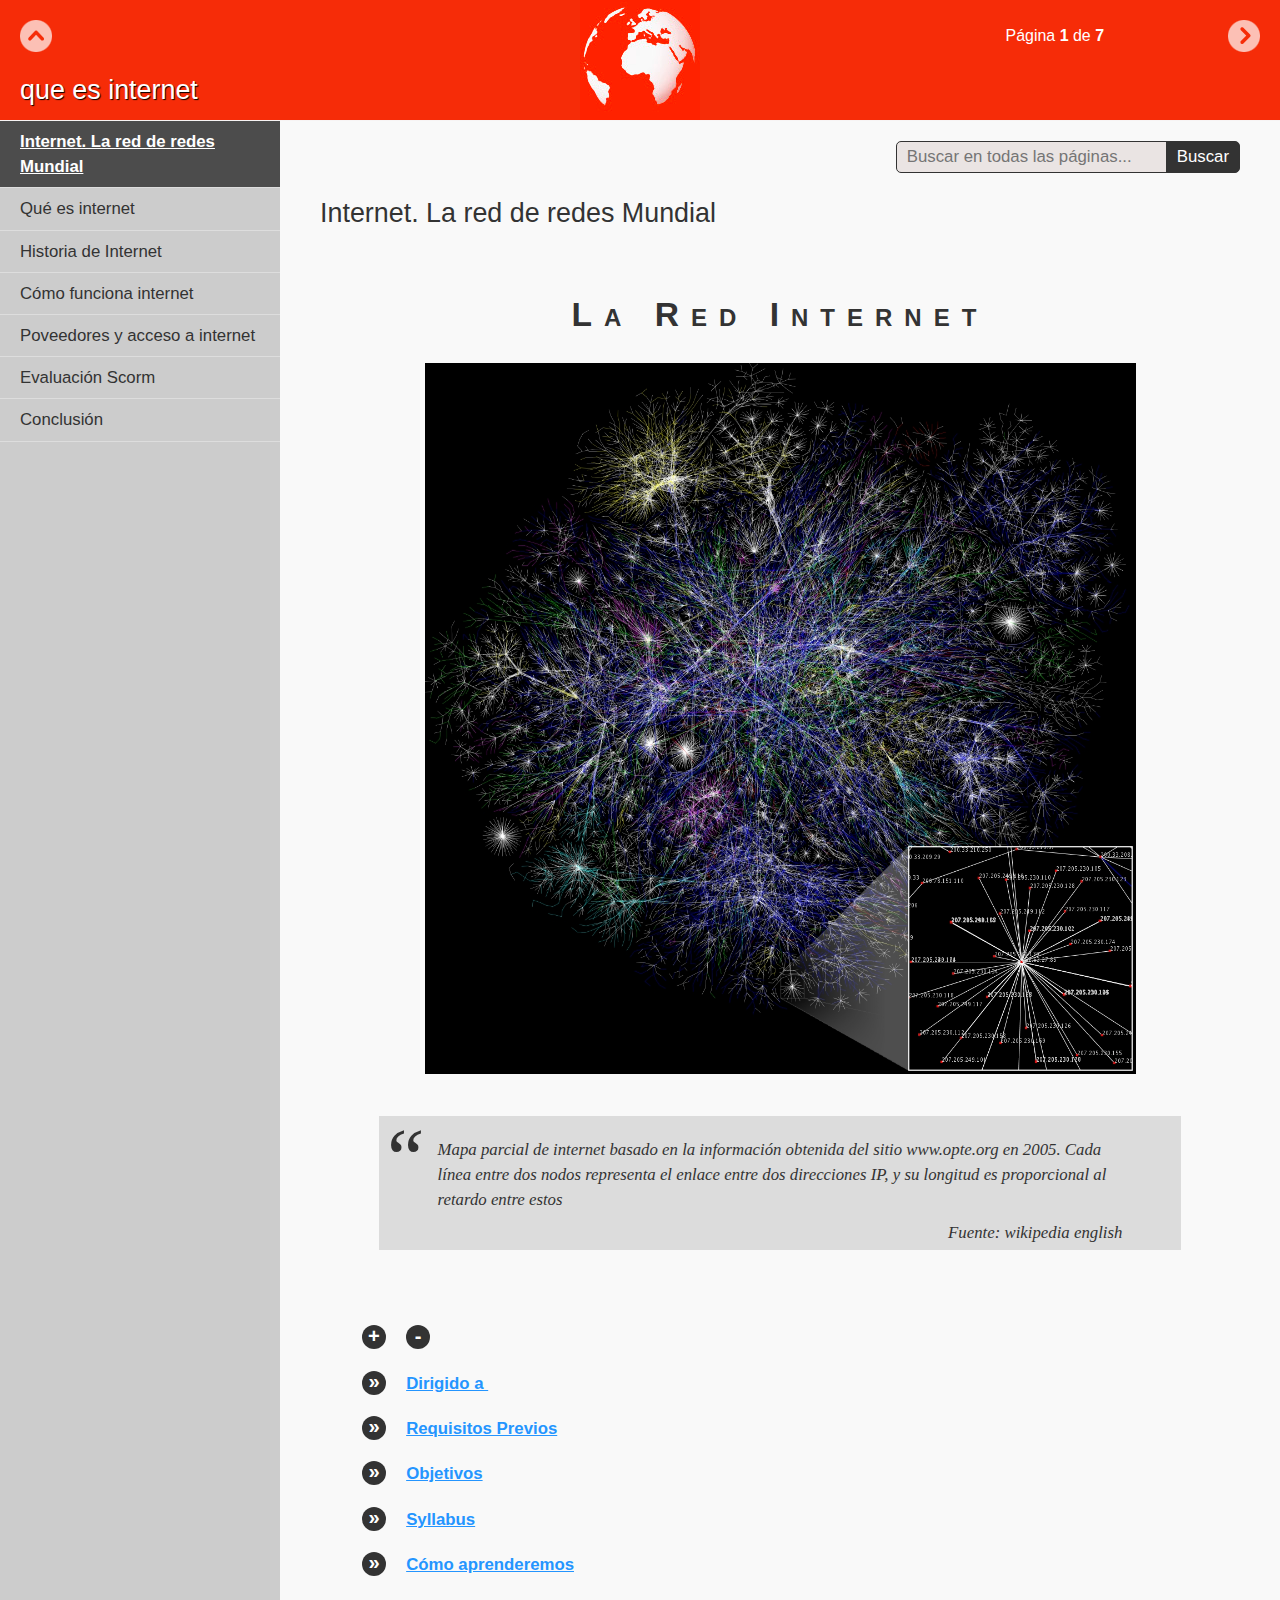
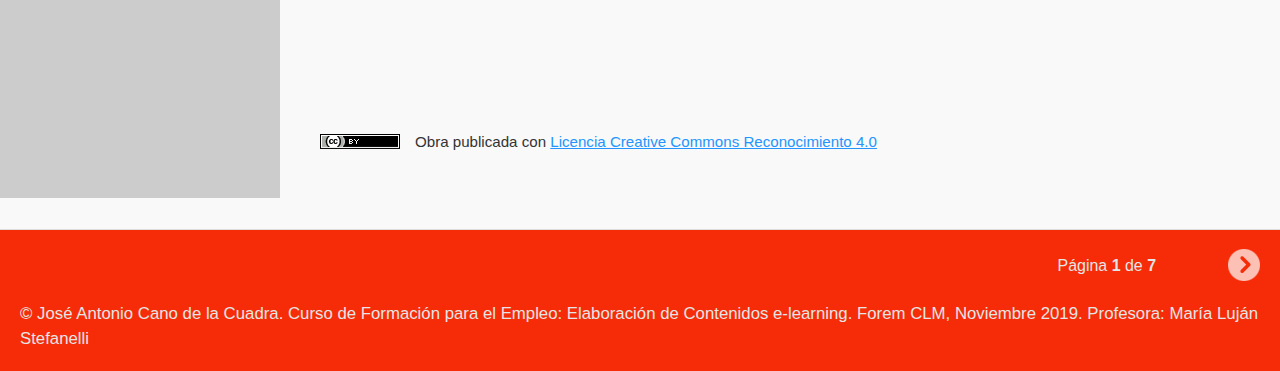
<file: index.html>
<!doctype html>
<html lang="es">
<head>
<link rel="stylesheet" type="text/css" href="base.css" />
<link rel="stylesheet" type="text/css" href="exe_games.css" />
<link rel="stylesheet" type="text/css" href="content.css" />
<link rel="stylesheet" type="text/css" href="nav.css" />
<meta http-equiv="content-type" content="text/html;  charset=utf-8" />
<title>que es internet </title>
<link rel="shortcut icon" href="favicon.ico" type="image/x-icon" />
<meta name="author" content="José Antonio Cano" />
<link rel="license" type="text/html" href="http://creativecommons.org/licenses/by/4.0/" />
<meta name="generator" content="eXeLearning 2.4.2 - exelearning.net" />
<meta name="description" content="Práctica exelearning" />
<!--[if lt IE 9]><script type="text/javascript" src="exe_html5.js"></script><![endif]-->
<script type="text/javascript" src="exe_jquery.js"></script>
<script type="text/javascript" src="common_i18n.js"></script>
<script type="text/javascript" src="exe_games.js"></script>
<script type="text/javascript" src="common.js"></script>
<meta name="viewport" content="width=device-width, initial-scale=1" />
    <style>
body{
background-color: Ivory ;
}
blockquote{
background-color: Gainsboro  ;

}

</style></head>
<body class="exe-web-site exe-search-bar" id="exe-node-0"><script type="text/javascript">document.body.className+=" js"</script>
<div id="content">
<p id="skipNav"><a href="#main" class="sr-av">Saltar la navegación</a></p>
<header id="header" ><div id="headerContent">que es internet</div></header>
<nav id="siteNav">
<ul>
   <li id="active"><a href="index.html" class="active daddy main-node">Internet. La red de redes Mundial</a></li>
   <li><a href="qu_es_internet.html" class="no-ch">Qué es internet</a></li>
   <li><a href="historia_de_internet.html" class="no-ch">Historia de Internet</a></li>
   <li><a href="cmo_funciona_internet.html" class="no-ch">Cómo funciona internet</a></li>
   <li><a href="poveedores_y_acceso_a_internet.html" class="no-ch">Poveedores y acceso a internet</a></li>
   <li><a href="evaluacin_scorm.html" class="no-ch">Evaluación Scorm</a></li>
   <li><a href="conclusin.html" class="no-ch">Conclusión</a></li>
</ul>
</nav>
<div id='topPagination'>
<nav class="pagination noprt">
<span class="page-counter">Página <strong>1</strong> de <strong>7</strong></span> <span class="sep">| </span><a href="qu_es_internet.html" class="next"><span>Siguiente<span> &raquo;</span></span></a>
</nav>
</div>
<div id="main-wrapper">
<section id="main">
<header id="nodeDecoration"><h1 id="nodeTitle">Internet. La red de redes Mundial</h1></header>
<article class="iDevice_wrapper FreeTextIdevice" id="id0">
<div class="iDevice emphasis0">
<div id="ta0_85" class="block iDevice_content">
<div style="padding: 1em;">
<h1 style="font-weight: bold; font-variant: small-caps; letter-spacing: 12px; text-align: center;">La Red Internet</h1>
<p><img src="Internet_map_1024.jpg" alt="Mapa de internet" title="Mapa parcial de internet basado en la información obtenida del sitio www.opte.org en 2005. Cada línea entre dos nodos representa el enlace entre dos direcciones IP, y su longitud es proporcional al retardo entre estos Fuente: wikipedia english" width="711" height="711" style="display: block; margin-left: auto; margin-right: auto;" /></p>
<blockquote class="exe-quote-cite styled-qc">
<p>Mapa parcial de internet basado en la información obtenida del sitio www.opte.org en 2005. Cada línea entre dos nodos representa el enlace entre dos direcciones IP, y su longitud es proporcional al retardo entre estos</p>
<cite>Fuente: wikipedia english</cite></blockquote>
<p> </p>
<dl class="exe-dl">
<dt>Dirigido a </dt>
<dd>
<p>Alumnos de formación en Tecnologías Web</p>
</dd>
<dt>Requisitos Previos</dt>
<dd>
<p>Formación en  Alfabetización informática (manejo básico del sistema operativo y uso básico de aplicaciones informáticas) y web (correo electrónico y uso básico del navegador web .</p>
</dd>
<dt>Objetivos</dt>
<dd>
<p>Explicar el ámbito tecnológico y la estructura  de la red Internet</p>
<p>Identificar y definir qué es la red  Internet<br />Reconocer los hitos más significativos de su historia<br />Describir cómo funciona la red  internet<br />Identificar quiénes son los Proveedores del Servicio de Internet<br />Explicar qué son y para qué sirven los Protocolos TCP/IP<br />Listar  los diferentes servicios en el ámbito de internet<br />Identificar, describir e ilustrar  los modos de conexión a internet</p>
</dd>
<dt>Syllabus</dt>
<dd>
<p>Definiremos qué es Internet (la red Física, no la Web que aunque es muy importante es sólo un uso de internet)<br />Relataremos (Historia)  cómo se ha incorporado a  nuestras vidas para crear un contexto de los  hechos tecnológicos y sociales <br />Identificaremos  quién administra y quién nos da acceso a internet.  ¿Por qué nos cobran? ¿Pueden controlarnos? ¿Pueden censurar nuestro acceso?<br />Comprenderemos  cómo conectarnos y cuándo estamos conectados a internet<br />Listaremos las principales tecnologías que participan de la conexión a internet (la familia de protocolos de internet)<br />Identificaremos, listaremos y comprenderemos  para qué se usa y para qué usamos y para qué podemos usar internet. <br />Nos iniciaremos en asuntos como la seguridad, vigilancia y censura en internet</p>
</dd>
<dt>Cómo aprenderemos</dt>
<dd>
<p>Iremos creando actividades, aportando el máximo de recursos interactivos que nos ayuden a aprender de la forma más dinámica posible y que deberemos ir realizando para dar por realizada la tarea de aprendizaje y así irnos auto-evaluándonos de los conocimientos que vamos adquiriendo .</p>
<p>Ejemplo podría ser  realizar ,por jugar un poco,  este <em><strong>juego del ahorcado</strong></em></p>
<div class="exe-game exe-hangman">
<div class="exe-game-content">
<p class="exe-hangman-letters">abcdefghijklmnñopqrstuvwxyz</p>
<dl>
<dt>¿Cómo solemos llamar al el Sistema Mundial de Redes de Computadores interconectados que utilizan la familia de protocolos de Internet?</dt>
<dd>aW50ZXJuZXQ=</dd>
</dl>
</div>
<p class="exe-game-warning">Por favor active JavaScript para poder jugar a este juego.</p>
</div>
</dd>
</dl>
<p><br /><br /></p>
</div>
</div>
</div>
</article>
<div id="packageLicense" class="cc cc-by">
<p><span>Obra publicada con</span> <a rel="license" href="http://creativecommons.org/licenses/by/4.0/">Licencia Creative Commons Reconocimiento 4.0</a></p>
</div>
</section>
</div>
<div id='bottomPagination'>
<nav class="pagination noprt">
<span class="page-counter">Página <strong>1</strong> de <strong>7</strong></span> <span class="sep">| </span><a href="qu_es_internet.html" class="next"><span>Siguiente<span> &raquo;</span></span></a>
</nav>
</div>
<footer id="siteFooter">© José Antonio Cano de la Cuadra. Curso de Formación para el Empleo: Elaboración de Contenidos e-learning. Forem CLM, Noviembre 2019. Profesora: María Luján Stefanelli</footer></div>
<script type="text/javascript" src="_style_js.js"></script></body></html>
</file>
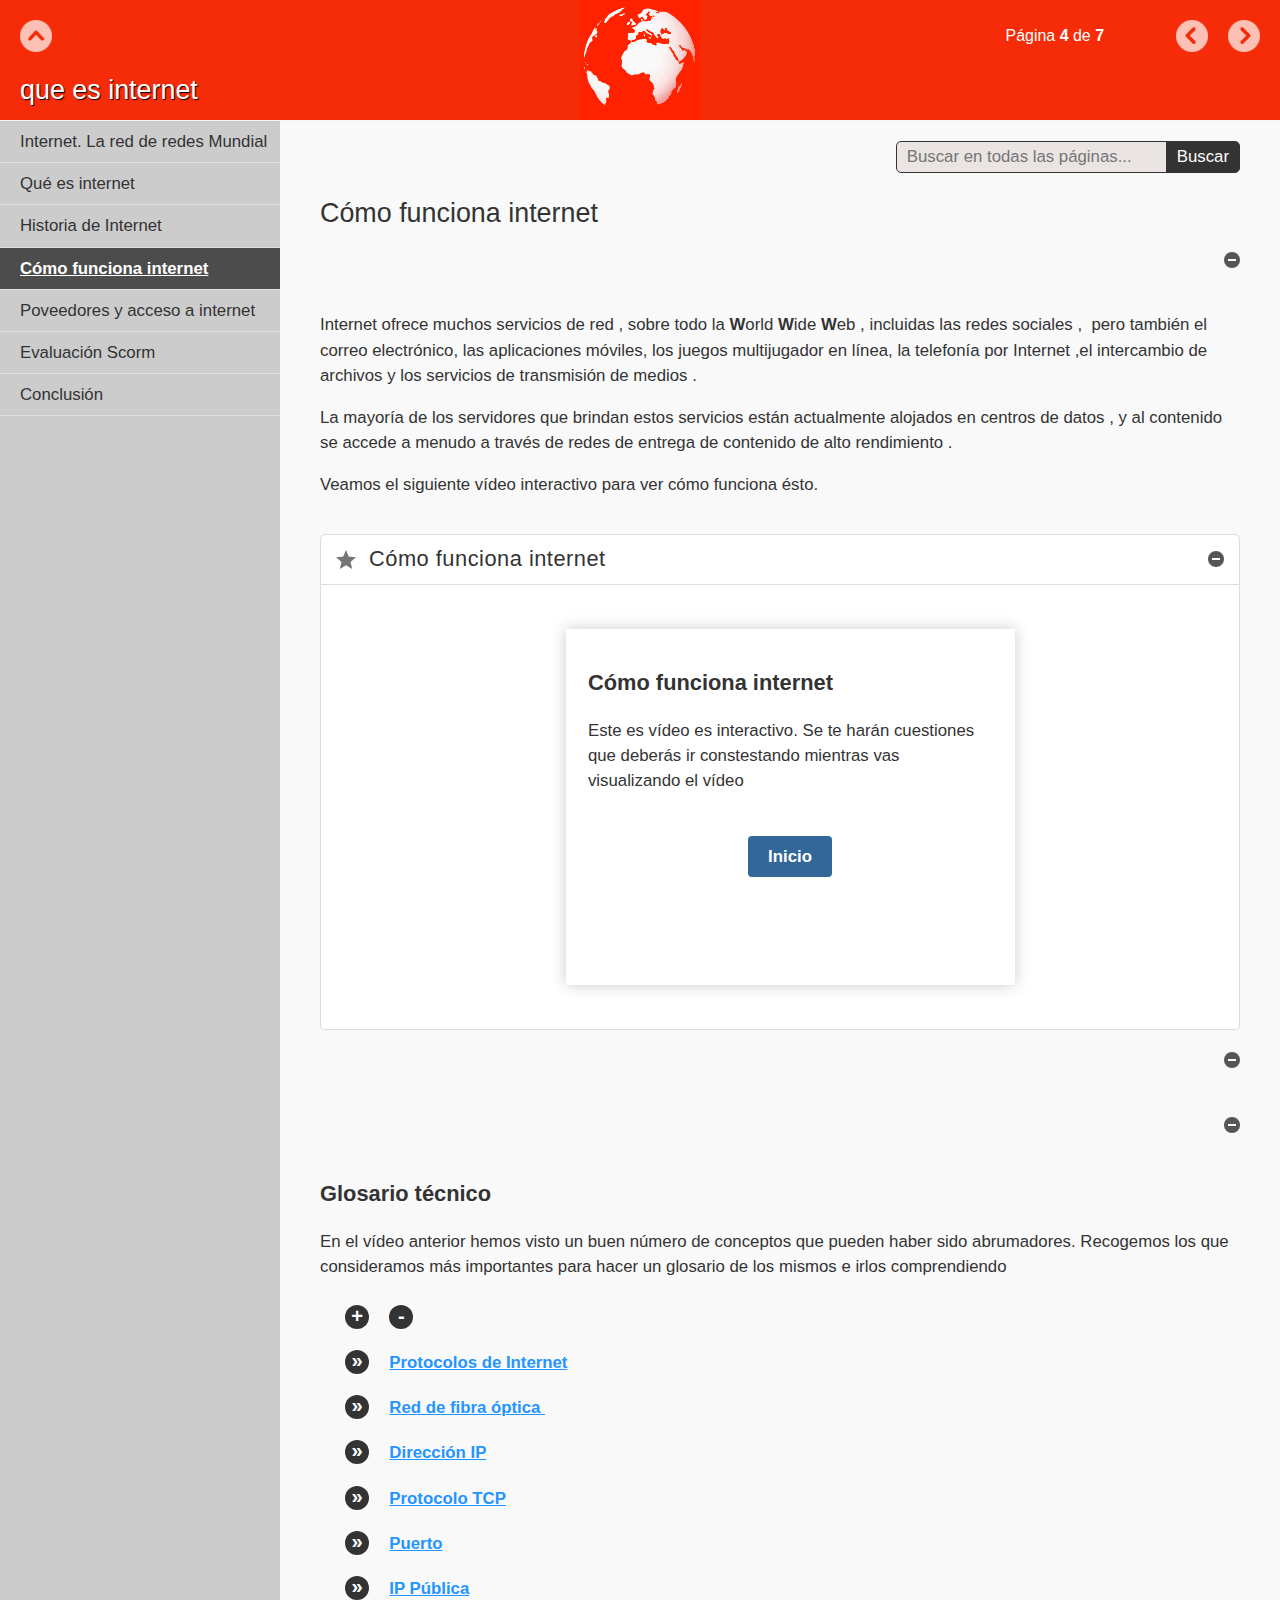
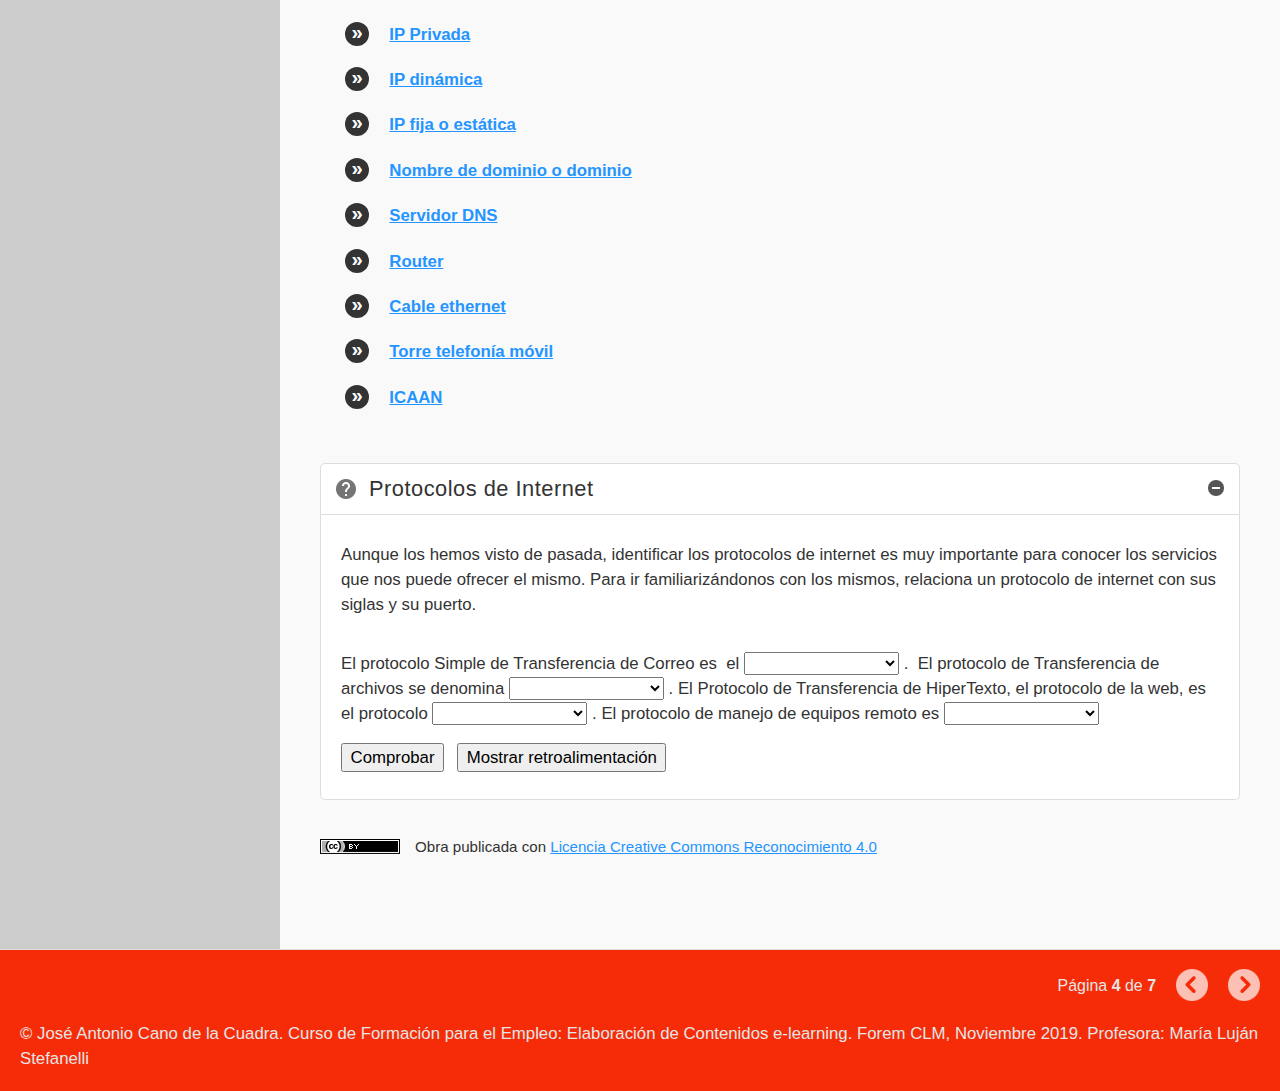
<file: cmo_funciona_internet.html>
<!doctype html>
<html lang="es">
<head>
<link rel="stylesheet" type="text/css" href="base.css" />
<link rel="stylesheet" type="text/css" href="content.css" />
<link rel="stylesheet" type="text/css" href="nav.css" />
<meta http-equiv="content-type" content="text/html;  charset=utf-8" />
<title>Cómo funciona internet | que es internet </title>
<link rel="shortcut icon" href="favicon.ico" type="image/x-icon" />
<meta name="author" content="José Antonio Cano" />
<link rel="license" type="text/html" href="http://creativecommons.org/licenses/by/4.0/" />
<meta name="generator" content="eXeLearning 2.4.2 - exelearning.net" />
<!--[if lt IE 9]><script type="text/javascript" src="exe_html5.js"></script><![endif]-->
<script type="text/javascript" src="exe_jquery.js"></script>
<script type="text/javascript" src="common_i18n.js"></script>
<script type="text/javascript" src="common.js"></script>
<link rel="stylesheet" type="text/css" href="interactive-video.css" />
<script type="text/javascript" src="interactive-video.js"></script>
<meta name="viewport" content="width=device-width, initial-scale=1" />
    <style>
body{
background-color: Ivory ;
}
blockquote{
background-color: Gainsboro  ;

}

</style></head>
<body class="exe-web-site exe-search-bar" id="exe-node-7"><script type="text/javascript">document.body.className+=" js"</script>
<div id="content">
<p id="skipNav"><a href="#main" class="sr-av">Saltar la navegación</a></p>
<header id="header" ><div id="headerContent">que es internet</div></header>
<nav id="siteNav">
<ul>
   <li><a href="index.html" class="daddy main-node">Internet. La red de redes Mundial</a></li>
   <li><a href="qu_es_internet.html" class="no-ch">Qué es internet</a></li>
   <li><a href="historia_de_internet.html" class="no-ch">Historia de Internet</a></li>
   <li id="active"><a href="cmo_funciona_internet.html" class="active no-ch">Cómo funciona internet</a></li>
   <li><a href="poveedores_y_acceso_a_internet.html" class="no-ch">Poveedores y acceso a internet</a></li>
   <li><a href="evaluacin_scorm.html" class="no-ch">Evaluación Scorm</a></li>
   <li><a href="conclusin.html" class="no-ch">Conclusión</a></li>
</ul>
</nav>
<div id='topPagination'>
<nav class="pagination noprt">
<a href="historia_de_internet.html" class="prev"><span><span>&laquo; </span>Anterior</span></a> <span class="sep">| </span><span class="page-counter">Página <strong>4</strong> de <strong>7</strong></span> <span class="sep">| </span><a href="poveedores_y_acceso_a_internet.html" class="next"><span>Siguiente<span> &raquo;</span></span></a>
</nav>
</div>
<div id="main-wrapper">
<section id="main">
<header id="nodeDecoration"><h1 id="nodeTitle">Cómo funciona internet</h1></header>
<article class="iDevice_wrapper FreeTextIdevice" id="id6">
<div class="iDevice emphasis0">
<div id="ta6_85" class="block iDevice_content">
<p>Internet ofrece muchos servicios de red , sobre todo la <strong>W</strong>orld <strong>W</strong>ide <strong>W</strong>eb , incluidas las redes sociales ,  pero también el correo electrónico, las aplicaciones móviles, los juegos multijugador en línea, la telefonía por Internet ,el intercambio de archivos y los servicios de transmisión de medios .</p>
<p>La mayoría de los servidores que brindan estos servicios están actualmente alojados en centros de datos , y al contenido se accede a menudo a través de redes de entrega de contenido de alto rendimiento .</p>
<p>Veamos el siguiente vídeo interactivo para ver cómo funciona ésto.</p>
</div>
</div>
</article>
<article class="iDevice_wrapper interactive-videoIdevice em_iDevice" id="id63">
<div class="iDevice emphasis1" >
<header class="iDevice_header"><h1 class="iDeviceTitle">Cómo funciona internet</h1></header>
<div class="iDevice_inner">
<div class="iDevice_content_wrapper">
<div id="ta63_54_2" class="block iDevice_content">
			<div class="exe-interactive-video">				<p id="exe-interactive-video-file" class="js-hidden">					<a href="https://www.youtube.com/watch?v=rw41W8crZ_Y">com/watch?v=rw41W8crZ_Y</a>				</p>				<script type="text/javascript">//<![CDATA[					
var InteractiveVideo = {"slides":[{"type":"singleChoice","question":"<p>Desde un centro de datos se envían los datos por satélite</p>","answers":[["Verdadero",0],["Falso",1]],"startTime":90},{"type":"singleChoice","question":"<p>Qué tipo de red es la red de internet</p>","answers":[["Red inalámbrica",0],["Red wifi",0],["Red satelital",0],["Red de cables de fibra óptica",1]],"startTime":122},{"type":"singleChoice","question":"<p>Qué es un servidor</p>","answers":[["Un ordenador potente que espera una solicitud de datos",1],["Una dirección de internet",0],["Un dispositivo conectado a la red",0],["la compleja red de cables de fibra óptica",0]],"startTime":166},{"type":"singleChoice","question":"<p>Qué es una dirección IP</p>","answers":[["Es un número exclusivo de un servidor",0],["Es una nombre de una web",0],["Un nombre de domíneo",0],["Una cadena de números que identifica de manera única un dispositivo conectado a internet",1]],"startTime":261},{"type":"singleChoice","question":"<p>Como llega internet a nuestros smarphones, sin wifi</p>","answers":[["a través de un satélite",0],["a traves de una torre celular",1],["a través de un cable",0],["por wifi",0]],"startTime":458}],"i18n":{"start":"Inicio","results":"Resultados","slide":"Diapositiva (fotograma)","score":"Puntuación","seen":"Visto","total":"Total","seeAll":"debe ver todo el contenido y contestar a las preguntas","noSlides":"El vídeo no tiene contenidos interactivos.","goOn":"Continuar","error":"Error","dataError":"Código no compatible","onlyOne":"Sólo un vídeo interactivo por página.","cover":"Portada","fsWarning":"Salga del modo pantalla completa (tecla Esc) para ver la diapositiva","right":"¡Correcto!","wrong":"Incorrecto","sortableListInstructions":"Pinche y arrastre o use las flechas.","up":"Subir","down":"Bajar","rightAnswer":"Respuesta correcta:","notAnswered":"Por favor termine la actividad","check":"Comprobar","newWindow":"Ventana nueva"},"title":"Cómo funciona internet","description":"<p>Este es vídeo es interactivo. Se te harán cuestiones que deberás ir constestando mientras vas visualizando el vídeo</p>"}				//]]></script>			</div>
</div>
</div>
</div>
</div>
</article>
<article class="iDevice_wrapper FreeTextIdevice" id="id7">
<div class="iDevice emphasis0">
<div id="ta7_85" class="block iDevice_content">

</div>
</div>
</article>
<article class="iDevice_wrapper FreeTextIdevice" id="id8">
<div class="iDevice emphasis0">
<div id="ta8_85" class="block iDevice_content">
<h2>Glosario técnico</h2>
<p>En el vídeo anterior hemos visto un buen número de conceptos que pueden haber sido abrumadores. Recogemos los que consideramos más importantes para hacer un glosario de los mismos e irlos comprendiendo</p>
<dl class="exe-dl">
<dt>Protocolos de Internet</dt>
<dd>
<p><br />La familia de protocolos de internet es un conjunto de protocolos de red en los que se basa internet y que permiten la transmisión de datos entre computadoras.</p>
<p>En ocasiones se le denomina conjunto de protocolos TCP/IP, en referencia a los dos protocolos más importantes que la componen, que fueron de los primeros en definirse, y que son los dos más utilizados de la familia:</p>
<p>TCP: protocolo de control de transmisión.<br />IP: protocolo de internet.<br />Existen tantos protocolos en este conjunto que llegan a ser más de cien diferentes, entre ellos se encuentran:FTP: protocolo de transferencia de archivos, popular en la transferencia de archivos.<br />HTTP: protocolo de transferencia de hipertexto, que es popular porque se utiliza para acceder a las páginas web.<br />POP: protocolo de oficina de correo, para correo electrónico.<br />SMTP: protocolo para transferencia simple de correo, para el correo electrónico.<br />Telnet (Telecommunication Network), para acceder a equipos remotos.<br />IRC: (Internet Relay Chat)<br />DNS: (Domain Name Servicio) Servicio de Nombres de Dominio</p>
</dd>
<dt>Red de fibra óptica </dt>
<dd>
<p>Las redes de área local (comúnmente abreviadas LAN, del idioma inglés Local Area Network) de Fibra Óptica son ampliamente utilizadas para comunicación a larga distancia, proporcionando conexiones transcontinentales y transoceánicas, ya que una ventaja de los sistemas de fibra óptica es la gran distancia que puede recorrer una señal antes de necesitar un repetidor o regenerador para recuperar su intensidad. En la actualidad, los repetidores de los sistemas de transmisión por FO están separados entre sí unos 100 km, frente a aproximadamente 1,5 km en los sistemas eléctricos. Los amplificadores ópticos recientemente desarrollados pueden aumentar todavía más esta distancia.</p>
</dd>
<dt>Dirección IP</dt>
<dd>
<p>Una dirección de protocolo de Internet (IP) es un conjunto de números que identifica la ubicación física de un determinado dispositivo en la Web. Este es un ejemplo de dirección: 74.125.19.147.</p>
<p><span>Una dirección IP está formada por </span><strong>cuatro grupos de entre 1 y tres dígitos separados por puntos</strong><span>, tienen una longitud de 32 bits y constan de dos campos, uno que es el identificador de red y corresponde con el primer grupo de números, y el identificador de host, que son los otros tres grupos restantes.</span></p>
<p></p>
</dd>
<dt>Protocolo TCP</dt>
<dd>
<p>El protocolo garantiza que los datos serán entregados en su destino sin errores y en el mismo orden en que se transmitieron. También proporciona un mecanismo para distinguir distintas aplicaciones dentro de una misma máquina, a través del concepto de puerto.</p>
<p>TCP da soporte a muchas de las aplicaciones más populares de Internet (navegadores, intercambio de ficheros, clientes FTP, etc.) y protocolos de aplicación HTTP, SMTP, SSH y FTP.</p>
<p><a href="https://es.wikipedia.org/wiki/Anexo:N%C3%BAmeros_de_puertos_de_red">Ver protocolos y números de puerto</a></p>
<p></p>
<p></p>
</dd>
<dt>Puerto</dt>
<dd>
<p>En el ámbito de Internet, un puerto es el valor que se usa, en el modelo de la capa de transporte, para distinguir entre las múltiples aplicaciones que se pueden conectar al mismo host, o puesto de trabajo.</p>
<p>Aunque muchos de los puertos se asignan de manera arbitraria, ciertos puertos se asignan, por convenio, a ciertas aplicaciones particulares o servicios de carácter universal. De hecho, la IANA (Internet Assigned Numbers Authority) determina las asignaciones de todos los puertos comprendidos entre los valores [0, 1023] (hasta hace poco, la IANA sólo controlaba los valores desde el 0 al 255). Por ejemplo, el servicio de conexión remota telnet, usado en Internet se asocia al puerto 23. Por tanto, existe una tabla de puertos asignados en este rango de valores y que son los servicios y las aplicaciones que se encuentran en el listado denominado Selected Port Assignments.</p>
<p>De manera análoga, los puertos numerados en el intervalo [1024, 65535] se pueden registrar con el consenso de la IANA, vendedores de software y otras organizaciones. Por ejemplo, el puerto 1352 se asigna a Lotus Notes.</p>
</dd>
<dt>IP Pública</dt>
<dd>
<p>La pública es el identificador de nuestra red desde el exterior, es decir, la de nuestro router de casa, que es el que es visible desde fuera, mientras que la privada es la que identifica a cada uno de los dispositivos conectados a nuestra red, por lo tanto, cada una de las direcciones IP que el router asigna a nuestro ordenador, móvil, tablet o cualquier otro dispositivo que se esté conectado a él.</p>
<p>https://www.cual-es-mi-ip.net/</p>
</dd>
<dt>IP Privada</dt>
<dd>
<p>Nuestros dispositivos (ordenadores, smartphones, tablets, etc.) se conectan a una red local utilizando el router, tanto por cable ethernet como de forma inalámbrica mediante el WiFi. Cada dispositivo cuenta en esta red local con una dirección IP privada y, además, una dirección IP de cara al exterior, la IP pública.</p>
<p>Para saber cuál es nuestra dirección IP privada, la que identifica cada uno de nuestros dispositivos conectados al router de casa, podemos seguir dos caminos distintos. O bien desde línea de comandos abriendo una ventana de símbolo del sistema y ejecutando el comando ipconfig, siendo el valor que nos interesa Dirección IPvX y que será similar a 192.168.X.X.</p>
<p>O desde el centro de redes y recursos compartidos de Windows, al que podemos acceder desde el panel de control. Una vez ahí, debemos pulsar sobre la opción Cambiar configuración del adaptador, que se muestra en el lateral izquierdo de la ventana y a continuación hacer doble clic sobre la red a la que estemos conectados.</p>
</dd>
<dt>IP dinámica</dt>
<dd>
<p>Existen dos métodos mediante los que los proveedores de Internet te pueden asignar una dirección IP cuando te conectas. El primero de ellos es el de<span> </span><strong>las IP dinámicas</strong>, que quiere decir que en vez de asignarte una dirección que no cambia nunca, tienes una IP que puede cambiar cada determinado tiempo.</p>
<p>Esto pasa a causa de cambios en la red, o cuando el dispositivo con el que tu proveedor de servicios de Internet se reinicia y utiliza el protocolo de configuración dinámica de host "DHCP", con el que se te puede asignar una IP diferente a la que tenías. Aun así, ten en cuenta que este protocolo<span> </span><strong>suele tender a volver a asignarte la misma dirección</strong>, por lo que puedes estar bastante tiempo con una misma IP sin saber que es dinámica.</p>
<p>Este tipo de dirección IP presenta algunas ventajas, como que al no tener siempre la misma dirección puedes evitar algunos ataques por parte de personas o entidades que hayan recopilado la anterior. A las webs también les cuesta un poco más rastrearte si tu IP cambia, aunque las cookies de tu navegador pueden contrarrestar esta ventaja.</p>
<p><strong>Este tipo de direcciones es gratuito</strong>, ya que son las que suelen asignar los proveedores de Internet para poder gestionar mejor posibles escaseces de direcciones. Otra de sus ventajas es que en el caso de que por alguna razón se haya baneado tu IP de algún servicio, será posible tener una segunda oportunidad la próxima vez que se cambie tu IP.</p>
<div class="desvio-container">
<div class="desvio">
<div class="desvio-figure js-desvio-figure"></div>
</div>
</div>
</dd>
<dt>IP fija o estática</dt>
<dd>
<p>Sin embargo, hay ocasiones en las que es necesario que las direcciones IP no cambien, como cuando vas a configurar un servidor de datos, una web o un servicio de correo electrónico. Es aquí donde entran en juego las direcciones IP fijas, que son esas que nunca cambian y se mantienen siempre las mismas para determinados equipos o dispositivos conectados.</p>
<p>Este tipo de direcciones suelen ser de pago, y suelen utilizarse por servidores FTP, bases de datos o servicios de correo electrónico. También se le asignan a los servidores que trabajan para el alojamiento de webs, ya que de esta manera cuando un dominio Xataka.com apunte a una dirección IP concreta en la que está alojada la web, no habrá problemas a causa de que esta IP haya cambiado.</p>
<p>La ventaja de estas IP es que ofrecen conexiones más estables y mayores velocidades, así como un control exclusivo al no ser utilizada por nadie más. Son útiles para jugar online, el alojamiento web o sistemas de redes privadas virtuales (VPN). Sin embargo, también tienen algunos inconvenientes, como que al tener siempre la misma dirección quedas más expuesto en cuanto a seguridad online se refiere.</p>
<p> </p>
</dd>
<dt>Nombre de dominio o dominio</dt>
<dd>
<p>Un nombre de dominio (a menudo denominado simplemente dominio) es un nombre fácil de recordar asociado a una dirección IP física de Internet. Se trata de un nombre único que se muestra después del signo @ en las direcciones de correo electrónico y después de www. en las direcciones web. Por ejemplo, el nombre de dominio example.com se podría traducir a la dirección física 198.102.434.8. Otros ejemplos de nombres de dominio podrían ser google.com y wikipedia.org.  Al utilizar un nombre de dominio en lugar de una dirección IP numérica para identificar una ubicación en Internet, es mucho más fácil recordar y escribir direcciones web.</p>
<p><br />Cualquiera puede comprar un nombre de dominio. Solo tienes que ir a un registrador o un host de dominios, encontrar un nombre que nadie más utilice y abonar una pequeña cuota anual para ser su propietario.</p>
</dd>
<dt>Servidor DNS</dt>
<dd>
<p>Un servidor de nombres es un punto de referencia de los datos DNS de tu dominio y generalmente lo gestiona una empresa de host de dominios. Cuando se produce un error en el servidor de nombres, es posible que tu correo experimente retrasos o que tu sitio web deje de estar disponible. Por este motivo, deberías tener al menos dos servidores de nombres que sean físicamente distintos para evitar que haya un único punto de fallo. En algunos países, los servidores de nombres se deben ubicar en redes IP diferentes para ofrecer mayor fiabilidad. Cada servidor de nombres debe devolver registros idénticos de tu dominio. El orden en que se devuelven los registros es irrelevante</p>
</dd>
<dt>Router</dt>
<dd>
<p>Un rúter o enrutador, del inglés router, es un dispositivo que permite interconectar computadoras que funcionan en el marco de una red. Su función: se encarga de establecer la ruta que destinará a cada paquete de datos dentro de una red informática.</p>
<p>El funcionamiento básico de un enrutador o encaminador, como se deduce de su nombre, consiste en enviar los paquetes de red por el camino o ruta más adecuada en cada momento. Para ello almacena los paquetes recibidos y procesa la información de origen y destino que poseen</p>
</dd>
<dt>Cable ethernet</dt>
<dd>
<p>Es el tipo de cable utilizado habitualmente para interconectar todos los dispositivos que conforman una <a href="#t9aeb06ca-e6b1-e76f-717c-2df43a692580" id="link9aeb06ca-e6b1-e76f-717c-2df43a692580" class="exe-tooltip definition-tt">LAN,</a> incluyendo impresoras, discos externos, routers, escaners, switches y por supuesto las propias computadoras.</p>
<p> <br />Este cable es el encargado de llevar todos los datos que usualmente transitan por una red, siendo el más utilizado en las instalaciones estándar el denominado como “Cruzado”. Si bien en la actualidad las redes inalámbricas están cada vez más extendidas, lo cierto es que las redes mediante cables ofrecen ventajas que las redes WLAN por el momento no pueden alcanzar, como largas distancias y estar libres de interferencias.</p>
</dd>
<dt>Torre telefonía móvil</dt>
<dd>
<p>Con la aparición de la telefonía móvil digital, fue posible acceder a páginas de Internet especialmente diseñadas para móviles, conocido como tecnología WAP.</p>
<p>Las primeras conexiones se efectuaban mediante una llamada telefónica a un número del operador a través de la cual se transmitían los datos, de manera similar a como lo haría un módem de línea fija para PC.</p>
<p>Posteriormente, nació el GPRS (o 2G), que permitió acceder a Internet a través del Protocolo de Internet. La velocidad del GPRS es de 54 kbit/s en condiciones óptimas, tarificándose en función de la cantidad de información transmitida y recibida.</p>
<p>Otras tecnologías más recientes permiten el acceso a Internet con banda ancha, como son EDGE, EV-DO, HSPA y 4G.</p>
<p>Por otro lado, cada vez es mayor la oferta de tabletas (tipo iPad, Samsung Galaxy Tab, libro electrónico o similar) por los operadores para conectarse a internet y realizar llamadas GSM (tabletas 3G).</p>
<p>Aprovechando la tecnología UMTS, han aparecido módems que conectan a Internet utilizando la red de telefonía móvil, consiguiendo velocidades similares a las de la ADSL o WiMAX. Dichos módems pueden conectarse a bases Wi-Fi 3G (también denominadas gateways 3G5​6​) para proporcionar acceso a internet a una red inalámbrica doméstica. En cuanto a la tarificación, aún es cara ya que no es una verdadera tarifa plana, debido a que algunas operadoras establecen limitaciones en cuanto a la cantidad de datos. Por otro lado, han comenzado a aparecer tarjetas prepago con bonos de conexión a Internet.</p>
</dd>
<dt>ICAAN</dt>
<dd>
<p>ICANN es una organización que opera a nivel multinacional/internacional y es la responsable de asignar las direcciones del protocolo IP, de los identificadores de protocolo, de las funciones de gestión del sistema de dominio y de la administración del sistema de servidores raíz.</p>
<p>ICANN se dedica a preservar la estabilidad de Internet por medio de procesos basados en el consenso.</p>
<p>Tiene sede en California, EEUU</p>
</dd>
<dd>
<p><br /><br /></p>
</dd>
</dl>
<p></p>
<p></p>
<p></p>
<div id="t9aeb06ca-e6b1-e76f-717c-2df43a692580" class="exe-tooltip-text">
<p>Una red de área local o LAN es una red de computadoras que abarca un área reducida a una casa, un departamento o un edificio.​La topología de red define la estructura de una red. Una parte de la definición topológica es la topología física, que es la disposición real de los cables o medios</p>
</div>
</div>
</div>
</article>
<article class="iDevice_wrapper ListaIdevice em_iDevice" id="id20">
<div class="iDevice emphasis1" >
<header class="iDevice_header"><h1 class="iDeviceTitle">Protocolos de Internet</h1></header>
<div class="iDevice_inner">
<div class="iDevice_content_wrapper">
<section id="ta20_115" class="block instructions iDevice_content">
<p>Aunque los hemos visto de pasada, identificar los protocolos de internet es muy importante para conocer los servicios que nos puede ofrecer el mismo. Para ir familiarizándonos con los mismos, relaciona un protocolo de internet con sus siglas y su puerto.</p>
</section>

<section class="activity" id="activity-20_116">
<form name="cloze-form-20_116" action="#" class="activity-form cloze-form">
<div id="cloze20_116">
<input type="hidden" name="clozeVar20_116.feedbackId" id="clozeVar20_116.feedbackId" value="ta20_117"/>

<p>El protocolo Simple de Transferencia de Correo es  el 
<label for="clozeBlank20_116.0" class="sr-av">Rellenar huecos (1):</label>
<select id="clozeBlank20_116.0">
<option selected="selected"> </option><option value="SMPT - puerto 25">SMPT - puerto 25</option><option value="http - puerto 80">http - puerto 80</option><option value="FTP -puerto 21">FTP -puerto 21</option><option value="Telnet- puerto 23">Telnet- puerto 23</option>
</select>
<span style="display:none" id="clozeAnswer20_116.0">JXUwMDBiJXUwMDFlJXUwMDFkJXUwMDA0JXUwMDc0JXUwMDBkJXUwMDBkJXUwMDUwJXUwMDA1JXUwMDEwJXUwMDE3JXUwMDA2JXUwMDFiJXUwMDRmJXUwMDEyJXUwMDA3</span>
 .  El protocolo de Transferencia de archivos se denomina 
<label for="clozeBlank20_116.1" class="sr-av">Rellenar huecos (2):</label>
<select id="clozeBlank20_116.1">
<option selected="selected"> </option><option value="SMPT - puerto 25">SMPT - puerto 25</option><option value="http - puerto 80">http - puerto 80</option><option value="FTP -puerto 21">FTP -puerto 21</option><option value="Telnet- puerto 23">Telnet- puerto 23</option>
</select>
<span style="display:none" id="clozeAnswer20_116.1">JXUwMDFlJXUwMDEyJXUwMDA0JXUwMDcwJXUwMDBkJXUwMDVkJXUwMDA1JXUwMDEwJXUwMDE3JXUwMDA2JXUwMDFiJXUwMDRmJXUwMDEyJXUwMDAz</span>
 . El Protocolo de Transferencia de HiperTexto, el protocolo de la web, es el protocolo 
<label for="clozeBlank20_116.2" class="sr-av">Rellenar huecos (3):</label>
<select id="clozeBlank20_116.2">
<option selected="selected"> </option><option value="SMPT - puerto 25">SMPT - puerto 25</option><option value="http - puerto 80">http - puerto 80</option><option value="FTP -puerto 21">FTP -puerto 21</option><option value="Telnet- puerto 23">Telnet- puerto 23</option>
</select>
<span style="display:none" id="clozeAnswer20_116.2">JXUwMDMwJXUwMDFjJXUwMDAwJXUwMDA0JXUwMDUwJXUwMDBkJXUwMDBkJXUwMDUwJXUwMDA1JXUwMDEwJXUwMDE3JXUwMDA2JXUwMDFiJXUwMDRmJXUwMDE4JXUwMDA4</span>
 . El protocolo de manejo de equipos remoto es 
<label for="clozeBlank20_116.3" class="sr-av">Rellenar huecos (4):</label>
<select id="clozeBlank20_116.3">
<option selected="selected"> </option><option value="SMPT - puerto 25">SMPT - puerto 25</option><option value="http - puerto 80">http - puerto 80</option><option value="FTP -puerto 21">FTP -puerto 21</option><option value="Telnet- puerto 23">Telnet- puerto 23</option>
</select>
<span style="display:none" id="clozeAnswer20_116.3">JXUwMDBjJXUwMDMxJXUwMDA5JXUwMDAyJXUwMDBiJXUwMDExJXUwMDU5JXUwMDBkJXUwMDUwJXUwMDA1JXUwMDEwJXUwMDE3JXUwMDA2JXUwMDFiJXUwMDRmJXUwMDEyJXUwMDAx</span>
</p>
<div class="block iDevice_buttons">
<p>
<input class="button" type="submit" name="getScore20_116" value="Comprobar"  id="getScore20_116" />

<input type="button" name="feedback20_116" value="Mostrar retroalimentación" class="feedbackbutton cloze-feedback-toggler" />

<input type="hidden" name="clozeOtras20_116" id="clozeOtras20_116" value=""/>

<input type="hidden" name="clozeFlag20_116.strictMarking" id="clozeFlag20_116.strictMarking" value="false" />
<input type="hidden" name="clozeFlag20_116.checkCaps" id="clozeFlag20_116.checkCaps" value="false" />
<input type="hidden" name="clozeFlag20_116.instantMarking" id="clozeFlag20_116.instantMarking" value="false" />
<span class="js-hidden js-warning">Habilitar JavaScript</span>
</p>
</div>
<div class="score js-feedback" id="clozeScore20_116"></div>
</div>
</form>
</section>
<section id="ta20_117" class="feedback js-feedback iDevice_content" style="display:none">
<p><span>Un protocolo en informática y telecomunicación, es un conjunto de reglas y estándares que controlan la secuencia de mensajes que ocurren durante una comunicación entre entidades que forman una red, como teléfonos o computadoras, así como el ser humano tiene una forma de cómo comunicarse, y las computadoras y su comunicación con una red;</span></p>
</section>
</div>
</div>
</div>
</article>
<div id="packageLicense" class="cc cc-by">
<p><span>Obra publicada con</span> <a rel="license" href="http://creativecommons.org/licenses/by/4.0/">Licencia Creative Commons Reconocimiento 4.0</a></p>
</div>
</section>
</div>
<div id='bottomPagination'>
<nav class="pagination noprt">
<a href="historia_de_internet.html" class="prev"><span><span>&laquo; </span>Anterior</span></a> <span class="sep">| </span><span class="page-counter">Página <strong>4</strong> de <strong>7</strong></span> <span class="sep">| </span><a href="poveedores_y_acceso_a_internet.html" class="next"><span>Siguiente<span> &raquo;</span></span></a>
</nav>
</div>
<footer id="siteFooter">© José Antonio Cano de la Cuadra. Curso de Formación para el Empleo: Elaboración de Contenidos e-learning. Forem CLM, Noviembre 2019. Profesora: María Luján Stefanelli</footer></div>
<script type="text/javascript" src="_style_js.js"></script></body></html>
</file>
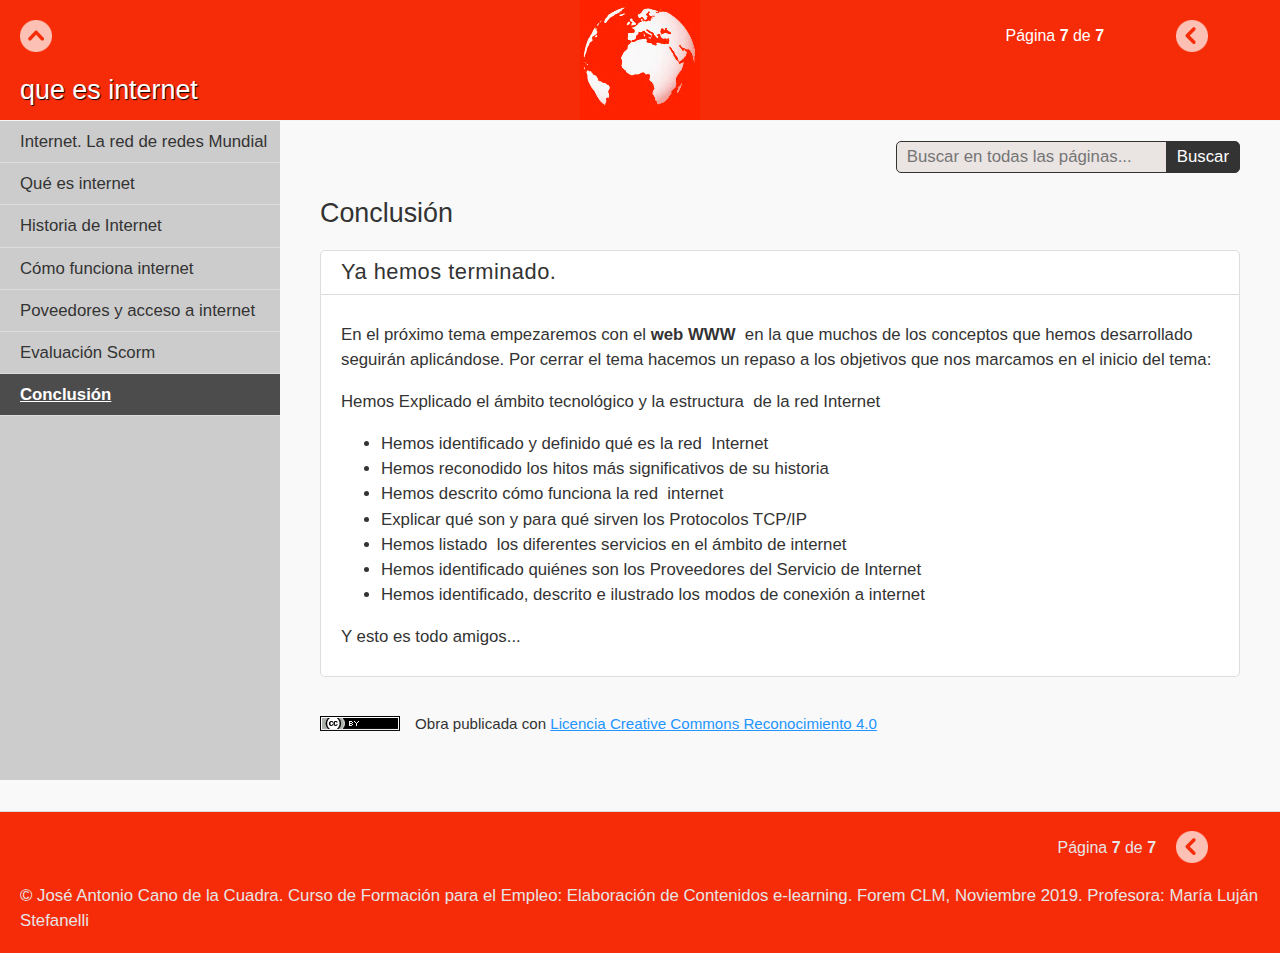
<file: conclusin.html>
<!doctype html>
<html lang="es">
<head>
<link rel="stylesheet" type="text/css" href="base.css" />
<link rel="stylesheet" type="text/css" href="content.css" />
<link rel="stylesheet" type="text/css" href="nav.css" />
<meta http-equiv="content-type" content="text/html;  charset=utf-8" />
<title>Conclusión | que es internet </title>
<link rel="shortcut icon" href="favicon.ico" type="image/x-icon" />
<meta name="author" content="José Antonio Cano" />
<link rel="license" type="text/html" href="http://creativecommons.org/licenses/by/4.0/" />
<meta name="generator" content="eXeLearning 2.4.2 - exelearning.net" />
<!--[if lt IE 9]><script type="text/javascript" src="exe_html5.js"></script><![endif]-->
<script type="text/javascript" src="exe_jquery.js"></script>
<script type="text/javascript" src="common_i18n.js"></script>
<script type="text/javascript" src="common.js"></script>
<meta name="viewport" content="width=device-width, initial-scale=1" />
    <style>
body{
background-color: Ivory ;
}
blockquote{
background-color: Gainsboro  ;

}

</style></head>
<body class="exe-web-site exe-search-bar" id="exe-node-5"><script type="text/javascript">document.body.className+=" js"</script>
<div id="content">
<p id="skipNav"><a href="#main" class="sr-av">Saltar la navegación</a></p>
<header id="header" ><div id="headerContent">que es internet</div></header>
<nav id="siteNav">
<ul>
   <li><a href="index.html" class="daddy main-node">Internet. La red de redes Mundial</a></li>
   <li><a href="qu_es_internet.html" class="no-ch">Qué es internet</a></li>
   <li><a href="historia_de_internet.html" class="no-ch">Historia de Internet</a></li>
   <li><a href="cmo_funciona_internet.html" class="no-ch">Cómo funciona internet</a></li>
   <li><a href="poveedores_y_acceso_a_internet.html" class="no-ch">Poveedores y acceso a internet</a></li>
   <li><a href="evaluacin_scorm.html" class="no-ch">Evaluación Scorm</a></li>
   <li id="active"><a href="conclusin.html" class="active no-ch">Conclusión</a></li>
</ul>
</nav>
<div id='topPagination'>
<nav class="pagination noprt">
<a href="evaluacin_scorm.html" class="prev"><span><span>&laquo; </span>Anterior</span></a> <span class="sep">| </span><span class="page-counter">Página <strong>7</strong> de <strong>7</strong></span>
</nav>
</div>
<div id="main-wrapper">
<section id="main">
<header id="nodeDecoration"><h1 id="nodeTitle">Conclusión</h1></header>
<article class="iDevice_wrapper textIdevice em_iDevice" id="id17">
<div class="iDevice emphasis1" >
<header class="iDevice_header iDevice_header_noIcon"><h1 class="iDeviceTitle">Ya hemos terminado. </h1></header>
<div class="iDevice_inner">
<div class="iDevice_content_wrapper">
<div id="ta17_65_2" class="block iDevice_content">
<div class="exe-text"><p>En el próximo tema empezaremos con el <strong>web WWW </strong> en la que muchos de los conceptos que hemos desarrollado seguirán aplicándose. Por cerrar el tema hacemos un repaso a los objetivos que nos marcamos en el inicio del tema:</p>
<p><span>Hemos Explicado el ámbito tecnológico y la estructura  de la red Internet</span></p>
<ul>
<li><span>Hemos identificado y definido qué es la red  Internet</span></li>
<li><span>Hemos reconodido los hitos más significativos de su historia</span></li>
<li><span>Hemos descrito cómo funciona la red  internet</span></li>
<li><span>Explicar qué son y para qué sirven los Protocolos TCP/IP</span></li>
<li><span>Hemos listado  los diferentes servicios en el ámbito de internet</span></li>
<li><span>Hemos identificado quiénes son los Proveedores del Servicio de Internet</span></li>
<li><span>Hemos identificado, descrito e ilustrado los modos de conexión a internet</span></li>
</ul>
<p>Y esto es todo amigos...</p></div>
</div>
</div>
</div>
</div>
</article>
<div id="packageLicense" class="cc cc-by">
<p><span>Obra publicada con</span> <a rel="license" href="http://creativecommons.org/licenses/by/4.0/">Licencia Creative Commons Reconocimiento 4.0</a></p>
</div>
</section>
</div>
<div id='bottomPagination'>
<nav class="pagination noprt">
<a href="evaluacin_scorm.html" class="prev"><span><span>&laquo; </span>Anterior</span></a> <span class="sep">| </span><span class="page-counter">Página <strong>7</strong> de <strong>7</strong></span>
</nav>
</div>
<footer id="siteFooter">© José Antonio Cano de la Cuadra. Curso de Formación para el Empleo: Elaboración de Contenidos e-learning. Forem CLM, Noviembre 2019. Profesora: María Luján Stefanelli</footer></div>
<script type="text/javascript" src="_style_js.js"></script></body></html>
</file>
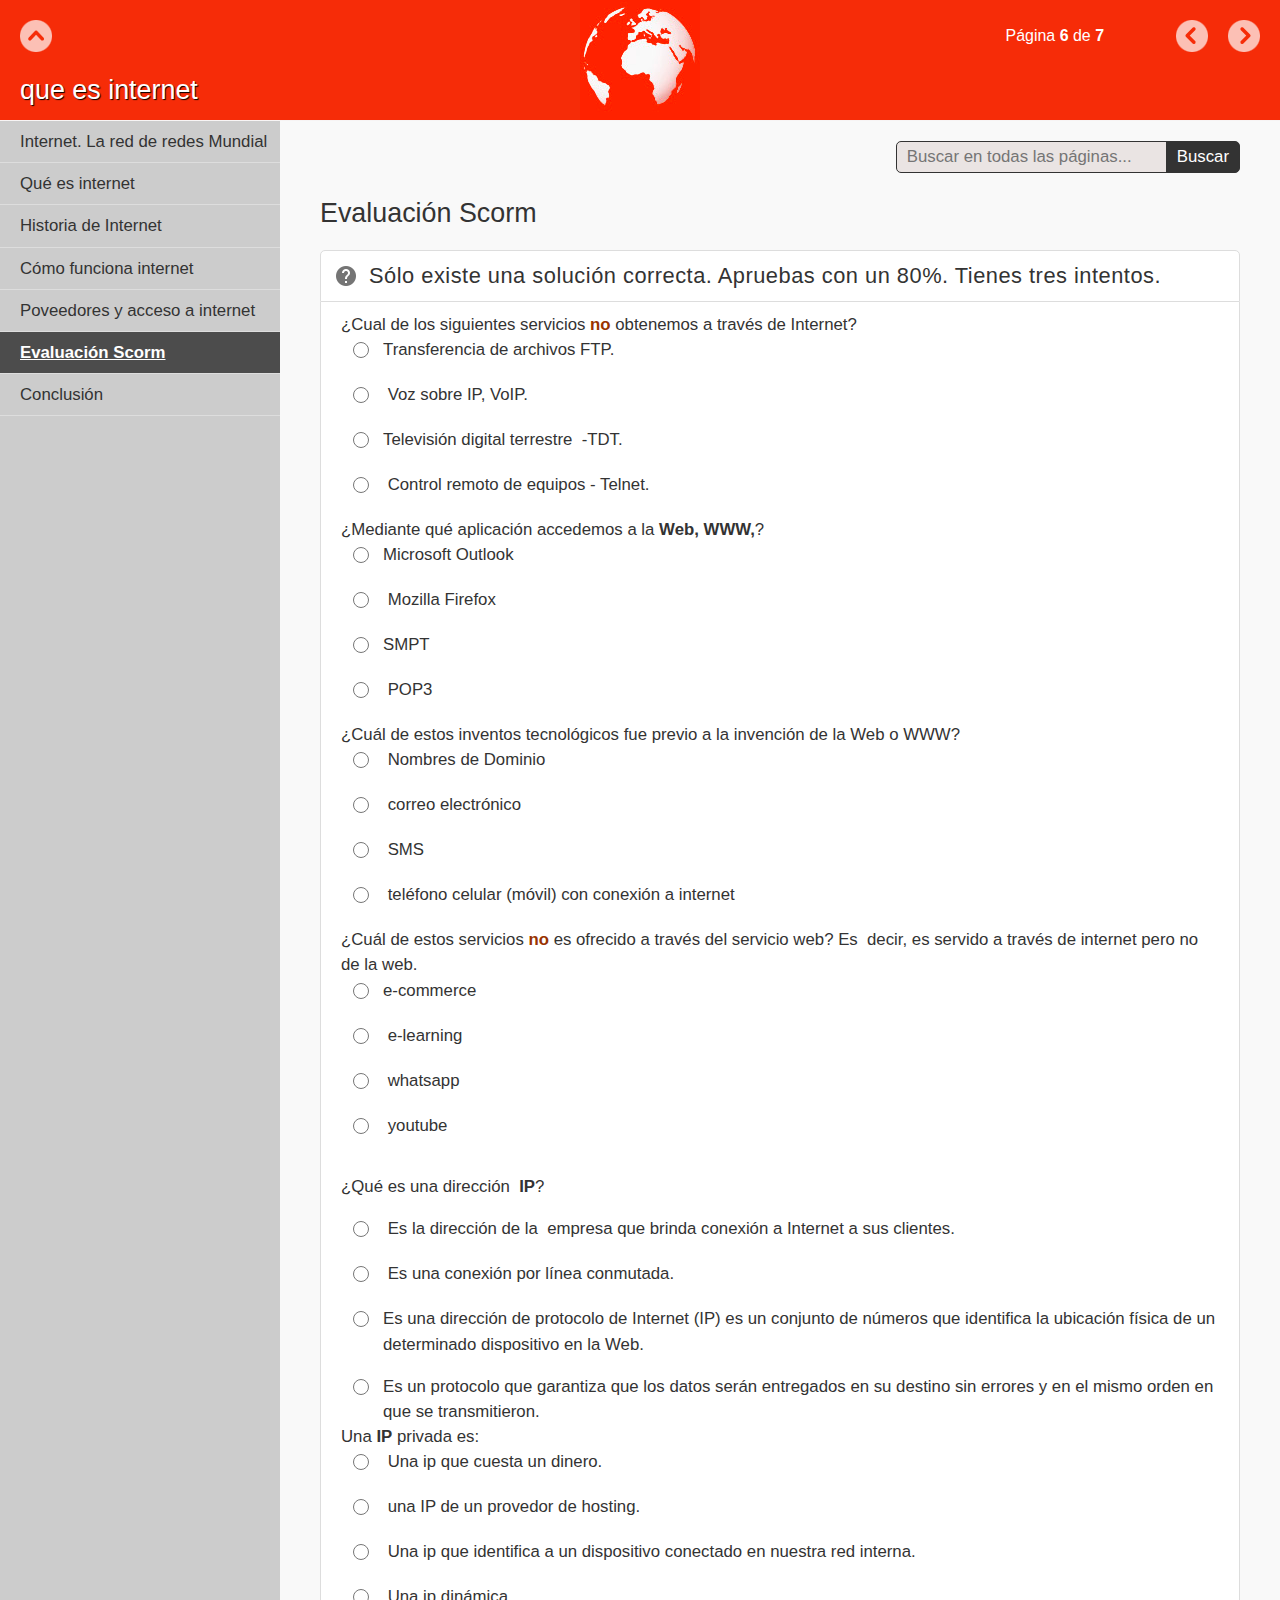
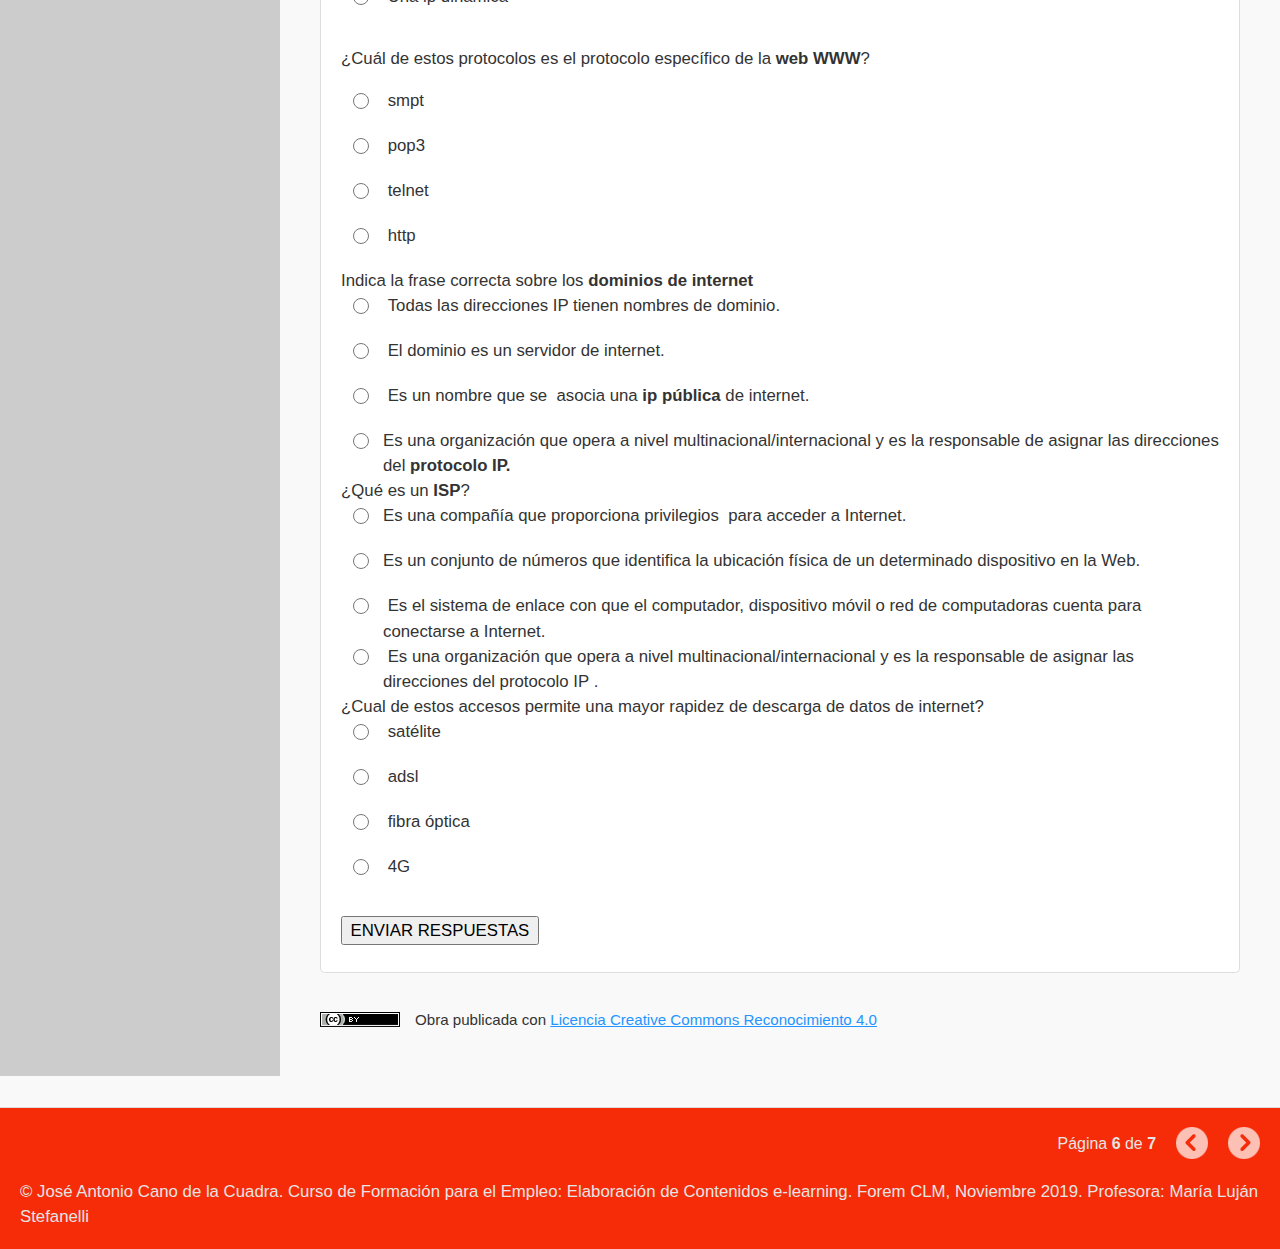
<file: evaluacin_scorm.html>
<!doctype html>
<html lang="es">
<head>
<link rel="stylesheet" type="text/css" href="base.css" />
<link rel="stylesheet" type="text/css" href="content.css" />
<link rel="stylesheet" type="text/css" href="nav.css" />
<meta http-equiv="content-type" content="text/html;  charset=utf-8" />
<title>Evaluación Scorm | que es internet </title>
<link rel="shortcut icon" href="favicon.ico" type="image/x-icon" />
<meta name="author" content="José Antonio Cano" />
<link rel="license" type="text/html" href="http://creativecommons.org/licenses/by/4.0/" />
<meta name="generator" content="eXeLearning 2.4.2 - exelearning.net" />
<!--[if lt IE 9]><script type="text/javascript" src="exe_html5.js"></script><![endif]-->
<script type="text/javascript" src="exe_jquery.js"></script>
<script type="text/javascript" src="common_i18n.js"></script>
<script type="text/javascript" src="common.js"></script>
<meta name="viewport" content="width=device-width, initial-scale=1" />
    <style>
body{
background-color: Ivory ;
}
blockquote{
background-color: Gainsboro  ;

}

</style></head>
<body class="exe-web-site exe-search-bar" id="exe-node-8"><script type="text/javascript">document.body.className+=" js"</script>
<div id="content">
<p id="skipNav"><a href="#main" class="sr-av">Saltar la navegación</a></p>
<header id="header" ><div id="headerContent">que es internet</div></header>
<nav id="siteNav">
<ul>
   <li><a href="index.html" class="daddy main-node">Internet. La red de redes Mundial</a></li>
   <li><a href="qu_es_internet.html" class="no-ch">Qué es internet</a></li>
   <li><a href="historia_de_internet.html" class="no-ch">Historia de Internet</a></li>
   <li><a href="cmo_funciona_internet.html" class="no-ch">Cómo funciona internet</a></li>
   <li><a href="poveedores_y_acceso_a_internet.html" class="no-ch">Poveedores y acceso a internet</a></li>
   <li id="active"><a href="evaluacin_scorm.html" class="active no-ch">Evaluación Scorm</a></li>
   <li><a href="conclusin.html" class="no-ch">Conclusión</a></li>
</ul>
</nav>
<div id='topPagination'>
<nav class="pagination noprt">
<a href="poveedores_y_acceso_a_internet.html" class="prev"><span><span>&laquo; </span>Anterior</span></a> <span class="sep">| </span><span class="page-counter">Página <strong>6</strong> de <strong>7</strong></span> <span class="sep">| </span><a href="conclusin.html" class="next"><span>Siguiente<span> &raquo;</span></span></a>
</nav>
</div>
<div id="main-wrapper">
<section id="main">
<header id="nodeDecoration"><h1 id="nodeTitle">Evaluación Scorm</h1></header>
<article class="iDevice_wrapper QuizTestIdevice em_iDevice" id="id64">
<script type="text/javascript">/*<![CDATA[*/
var numQuestions = 10;
var rawScore = 0;
var actualScore = 0;
var question0;
var question1;
var question2;
var question3;
var question4;
var question5;
var question6;
var question7;
var question8;
var question9;
var key0 = 0;
var key1 = 0;
var key2 = 3;
var key3 = 0;
var key4 = 0;
var key5 = 0;
var key6 = 0;
var key7 = 0;
var key8 = 0;
var key9 = 0;
function getAnswer()
        {
            for (var i=0; i < 4; i++)
            {
               if (document.getElementById("quizForm64").key0b64[i].checked)
               {
                  question0 = document.getElementById("quizForm64").key0b64[i].value;
                  break;
               }
            }
            
            for (var i=0; i < 4; i++)
            {
               if (document.getElementById("quizForm64").key1b64[i].checked)
               {
                  question1 = document.getElementById("quizForm64").key1b64[i].value;
                  break;
               }
            }
            
            for (var i=0; i < 4; i++)
            {
               if (document.getElementById("quizForm64").key2b64[i].checked)
               {
                  question2 = document.getElementById("quizForm64").key2b64[i].value;
                  break;
               }
            }
            
            for (var i=0; i < 4; i++)
            {
               if (document.getElementById("quizForm64").key3b64[i].checked)
               {
                  question3 = document.getElementById("quizForm64").key3b64[i].value;
                  break;
               }
            }
            
            for (var i=0; i < 4; i++)
            {
               if (document.getElementById("quizForm64").key4b64[i].checked)
               {
                  question4 = document.getElementById("quizForm64").key4b64[i].value;
                  break;
               }
            }
            
            for (var i=0; i < 4; i++)
            {
               if (document.getElementById("quizForm64").key5b64[i].checked)
               {
                  question5 = document.getElementById("quizForm64").key5b64[i].value;
                  break;
               }
            }
            
            for (var i=0; i < 4; i++)
            {
               if (document.getElementById("quizForm64").key6b64[i].checked)
               {
                  question6 = document.getElementById("quizForm64").key6b64[i].value;
                  break;
               }
            }
            
            for (var i=0; i < 4; i++)
            {
               if (document.getElementById("quizForm64").key7b64[i].checked)
               {
                  question7 = document.getElementById("quizForm64").key7b64[i].value;
                  break;
               }
            }
            
            for (var i=0; i < 4; i++)
            {
               if (document.getElementById("quizForm64").key8b64[i].checked)
               {
                  question8 = document.getElementById("quizForm64").key8b64[i].value;
                  break;
               }
            }
            
            for (var i=0; i < 4; i++)
            {
               if (document.getElementById("quizForm64").key9b64[i].checked)
               {
                  question9 = document.getElementById("quizForm64").key9b64[i].value;
                  break;
               }
            }
            }
        function calcRawScore(){

            if (question0 == key0)
            {
               rawScore++;
            }
            if (question1 == key1)
            {
               rawScore++;
            }
            if (question2 == key2)
            {
               rawScore++;
            }
            if (question3 == key3)
            {
               rawScore++;
            }
            if (question4 == key4)
            {
               rawScore++;
            }
            if (question5 == key5)
            {
               rawScore++;
            }
            if (question6 == key6)
            {
               rawScore++;
            }
            if (question7 == key7)
            {
               rawScore++;
            }
            if (question8 == key8)
            {
               rawScore++;
            }
            if (question9 == key9)
            {
               rawScore++;
            }
        
        }
        
        function calcScore2()
        {
            getAnswer();
     
            calcRawScore();
            actualScore =  Math.round(rawScore / numQuestions * 100);
            var id = "64";
            document.getElementById("quizForm"+id).submitB.disabled = true;
            var s = document.getElementById("quizFormScore"+id);
                        var msg_str ="Su puntuación es %d%%";            msg_str = msg_str.replace("%d",actualScore).replace("%%","%");            if (s) { s.innerHTML = "<div class='feedback'><p>"+msg_str+"</p></div>"; } else { alert(msg_str); }
           
        }
    /*]]>*/</script>
<div class="iDevice emphasis1" >
<header class="iDevice_header"><h1 class="iDeviceTitle">Sólo existe una solución correcta. Apruebas con un 80%. Tienes tres intentos.</h1></header>
<div class="iDevice_inner">
<div class="iDevice_content_wrapper">
<form name="quizForm64" id="quizForm64" action="#" class="quiz-test-form">
<input type="hidden" name="passrate" id="passrate-64" value="80" />
<section class="question">
<h1 class="js-sr-av">Pregunta</h1>
<div id="taquestion0b64" class="block iDevice_content">
<div>¿Cual de los siguientes servicios<strong><span style="color: #993300;"> no</span> </strong>obtenemos a través de Internet?</div>
</div>
<section class="iDevice_answers">
<h1 class="js-sr-av">Respuestas</h1>
<section class="iDevice_answer">
<p class="iDevice_answer-field js-required">
<label for="key0b641" class="sr-av"><a href="#answer-key0b641">Opción 1</a></label><input type="radio" name="key0b64" id="key0b641" value="0" />
</p>
<div class="iDevice_answer-content" id="answer-key0b641">
<div id="taoptionAnswer0q0b64" class="block iDevice_content">
<div>Transferencia de archivos FTP.</div>
</div>
</div>
</section>
<section class="iDevice_answer">
<p class="iDevice_answer-field js-required">
<label for="key0b642" class="sr-av"><a href="#answer-key0b642">Opción 2</a></label><input type="radio" name="key0b64" id="key0b642" value="1" />
</p>
<div class="iDevice_answer-content" id="answer-key0b642">
<div id="taoptionAnswer1q0b64" class="block iDevice_content">
<div> Voz sobre IP, VoIP.</div>
</div>
</div>
</section>
<section class="iDevice_answer">
<p class="iDevice_answer-field js-required">
<label for="key0b643" class="sr-av"><a href="#answer-key0b643">Opción 3</a></label><input type="radio" name="key0b64" id="key0b643" value="2" />
</p>
<div class="iDevice_answer-content" id="answer-key0b643">
<div id="taoptionAnswer2q0b64" class="block iDevice_content">
<div>Televisión digital terrestre  -TDT.</div>
</div>
</div>
</section>
<section class="iDevice_answer">
<p class="iDevice_answer-field js-required">
<label for="key0b644" class="sr-av"><a href="#answer-key0b644">Opción 4</a></label><input type="radio" name="key0b64" id="key0b644" value="3" />
</p>
<div class="iDevice_answer-content" id="answer-key0b644">
<div id="taoptionAnswer3q0b64" class="block iDevice_content">
<div> Control remoto de equipos - Telnet.</div>
</div>
</div>
</section>
</section>
</section>
<section class="question">
<h1 class="js-sr-av">Pregunta</h1>
<div id="taquestion1b64" class="block iDevice_content">
<div>¿Mediante qué aplicación accedemos a la <strong>Web, WWW,</strong>?</div>
</div>
<section class="iDevice_answers">
<h1 class="js-sr-av">Respuestas</h1>
<section class="iDevice_answer">
<p class="iDevice_answer-field js-required">
<label for="key1b641" class="sr-av"><a href="#answer-key1b641">Opción 1</a></label><input type="radio" name="key1b64" id="key1b641" value="0" />
</p>
<div class="iDevice_answer-content" id="answer-key1b641">
<div id="taoptionAnswer0q1b64" class="block iDevice_content">
<div>Microsoft Outlook</div>
</div>
</div>
</section>
<section class="iDevice_answer">
<p class="iDevice_answer-field js-required">
<label for="key1b642" class="sr-av"><a href="#answer-key1b642">Opción 2</a></label><input type="radio" name="key1b64" id="key1b642" value="1" />
</p>
<div class="iDevice_answer-content" id="answer-key1b642">
<div id="taoptionAnswer1q1b64" class="block iDevice_content">
<div> Mozilla Firefox</div>
</div>
</div>
</section>
<section class="iDevice_answer">
<p class="iDevice_answer-field js-required">
<label for="key1b643" class="sr-av"><a href="#answer-key1b643">Opción 3</a></label><input type="radio" name="key1b64" id="key1b643" value="2" />
</p>
<div class="iDevice_answer-content" id="answer-key1b643">
<div id="taoptionAnswer2q1b64" class="block iDevice_content">
<div>SMPT</div>
</div>
</div>
</section>
<section class="iDevice_answer">
<p class="iDevice_answer-field js-required">
<label for="key1b644" class="sr-av"><a href="#answer-key1b644">Opción 4</a></label><input type="radio" name="key1b64" id="key1b644" value="3" />
</p>
<div class="iDevice_answer-content" id="answer-key1b644">
<div id="taoptionAnswer3q1b64" class="block iDevice_content">
<div> POP3</div>
</div>
</div>
</section>
</section>
</section>
<section class="question">
<h1 class="js-sr-av">Pregunta</h1>
<div id="taquestion2b64" class="block iDevice_content">
<div>¿Cuál de estos inventos tecnológicos fue previo a la invención de la Web o WWW?</div>
</div>
<section class="iDevice_answers">
<h1 class="js-sr-av">Respuestas</h1>
<section class="iDevice_answer">
<p class="iDevice_answer-field js-required">
<label for="key2b641" class="sr-av"><a href="#answer-key2b641">Opción 1</a></label><input type="radio" name="key2b64" id="key2b641" value="0" />
</p>
<div class="iDevice_answer-content" id="answer-key2b641">
<div id="taoptionAnswer0q2b64" class="block iDevice_content">
<div> Nombres de Dominio</div>
</div>
</div>
</section>
<section class="iDevice_answer">
<p class="iDevice_answer-field js-required">
<label for="key2b642" class="sr-av"><a href="#answer-key2b642">Opción 2</a></label><input type="radio" name="key2b64" id="key2b642" value="1" />
</p>
<div class="iDevice_answer-content" id="answer-key2b642">
<div id="taoptionAnswer1q2b64" class="block iDevice_content">
<div> correo electrónico</div>
</div>
</div>
</section>
<section class="iDevice_answer">
<p class="iDevice_answer-field js-required">
<label for="key2b643" class="sr-av"><a href="#answer-key2b643">Opción 3</a></label><input type="radio" name="key2b64" id="key2b643" value="2" />
</p>
<div class="iDevice_answer-content" id="answer-key2b643">
<div id="taoptionAnswer2q2b64" class="block iDevice_content">
<div> SMS</div>
</div>
</div>
</section>
<section class="iDevice_answer">
<p class="iDevice_answer-field js-required">
<label for="key2b644" class="sr-av"><a href="#answer-key2b644">Opción 4</a></label><input type="radio" name="key2b64" id="key2b644" value="3" />
</p>
<div class="iDevice_answer-content" id="answer-key2b644">
<div id="taoptionAnswer3q2b64" class="block iDevice_content">
<div> teléfono celular (móvil) con conexión a internet</div>
</div>
</div>
</section>
</section>
</section>
<section class="question">
<h1 class="js-sr-av">Pregunta</h1>
<div id="taquestion3b64" class="block iDevice_content">
<div>¿Cuál de estos servicios <span style="color: #993300;"><strong>no</strong></span> es ofrecido a través del servicio web? Es  decir, es servido a través de internet pero no de la web.</div>
</div>
<section class="iDevice_answers">
<h1 class="js-sr-av">Respuestas</h1>
<section class="iDevice_answer">
<p class="iDevice_answer-field js-required">
<label for="key3b641" class="sr-av"><a href="#answer-key3b641">Opción 1</a></label><input type="radio" name="key3b64" id="key3b641" value="0" />
</p>
<div class="iDevice_answer-content" id="answer-key3b641">
<div id="taoptionAnswer0q3b64" class="block iDevice_content">
<div>e-commerce</div>
</div>
</div>
</section>
<section class="iDevice_answer">
<p class="iDevice_answer-field js-required">
<label for="key3b642" class="sr-av"><a href="#answer-key3b642">Opción 2</a></label><input type="radio" name="key3b64" id="key3b642" value="1" />
</p>
<div class="iDevice_answer-content" id="answer-key3b642">
<div id="taoptionAnswer1q3b64" class="block iDevice_content">
<div> e-learning</div>
</div>
</div>
</section>
<section class="iDevice_answer">
<p class="iDevice_answer-field js-required">
<label for="key3b643" class="sr-av"><a href="#answer-key3b643">Opción 3</a></label><input type="radio" name="key3b64" id="key3b643" value="2" />
</p>
<div class="iDevice_answer-content" id="answer-key3b643">
<div id="taoptionAnswer2q3b64" class="block iDevice_content">
<div> whatsapp</div>
</div>
</div>
</section>
<section class="iDevice_answer">
<p class="iDevice_answer-field js-required">
<label for="key3b644" class="sr-av"><a href="#answer-key3b644">Opción 4</a></label><input type="radio" name="key3b64" id="key3b644" value="3" />
</p>
<div class="iDevice_answer-content" id="answer-key3b644">
<div id="taoptionAnswer3q3b64" class="block iDevice_content">
<div> youtube</div>
</div>
</div>
</section>
</section>
</section>
<section class="question">
<h1 class="js-sr-av">Pregunta</h1>
<div id="taquestion4b64" class="block iDevice_content">
<p>¿Qué es una dirección <strong> IP</strong>?</p>
</div>
<section class="iDevice_answers">
<h1 class="js-sr-av">Respuestas</h1>
<section class="iDevice_answer">
<p class="iDevice_answer-field js-required">
<label for="key4b641" class="sr-av"><a href="#answer-key4b641">Opción 1</a></label><input type="radio" name="key4b64" id="key4b641" value="0" />
</p>
<div class="iDevice_answer-content" id="answer-key4b641">
<div id="taoptionAnswer0q4b64" class="block iDevice_content">
<div> <span>Es la dirección de la  empresa que brinda conexión a Internet a sus clientes.</span></div>
</div>
</div>
</section>
<section class="iDevice_answer">
<p class="iDevice_answer-field js-required">
<label for="key4b642" class="sr-av"><a href="#answer-key4b642">Opción 2</a></label><input type="radio" name="key4b64" id="key4b642" value="1" />
</p>
<div class="iDevice_answer-content" id="answer-key4b642">
<div id="taoptionAnswer1q4b64" class="block iDevice_content">
<div> Es una c<span>onexión por línea conmutada.</span></div>
</div>
</div>
</section>
<section class="iDevice_answer">
<p class="iDevice_answer-field js-required">
<label for="key4b643" class="sr-av"><a href="#answer-key4b643">Opción 3</a></label><input type="radio" name="key4b64" id="key4b643" value="2" />
</p>
<div class="iDevice_answer-content" id="answer-key4b643">
<div id="taoptionAnswer2q4b64" class="block iDevice_content">
<p><span>Es una dirección de protocolo de Internet (IP) es un conjunto de números que identifica la ubicación física de un determinado dispositivo en la Web.</span></p>
</div>
</div>
</section>
<section class="iDevice_answer">
<p class="iDevice_answer-field js-required">
<label for="key4b644" class="sr-av"><a href="#answer-key4b644">Opción 4</a></label><input type="radio" name="key4b64" id="key4b644" value="3" />
</p>
<div class="iDevice_answer-content" id="answer-key4b644">
<div id="taoptionAnswer3q4b64" class="block iDevice_content">
<div><span>Es un protocolo que garantiza que los datos serán entregados en su destino sin errores y en el mismo orden en que se transmitieron.</span></div>
</div>
</div>
</section>
</section>
</section>
<section class="question">
<h1 class="js-sr-av">Pregunta</h1>
<div id="taquestion5b64" class="block iDevice_content">
<div></div>
<div>Una <strong>IP</strong> privada es:</div>
</div>
<section class="iDevice_answers">
<h1 class="js-sr-av">Respuestas</h1>
<section class="iDevice_answer">
<p class="iDevice_answer-field js-required">
<label for="key5b641" class="sr-av"><a href="#answer-key5b641">Opción 1</a></label><input type="radio" name="key5b64" id="key5b641" value="0" />
</p>
<div class="iDevice_answer-content" id="answer-key5b641">
<div id="taoptionAnswer0q5b64" class="block iDevice_content">
<div> Una ip que cuesta un dinero.</div>
</div>
</div>
</section>
<section class="iDevice_answer">
<p class="iDevice_answer-field js-required">
<label for="key5b642" class="sr-av"><a href="#answer-key5b642">Opción 2</a></label><input type="radio" name="key5b64" id="key5b642" value="1" />
</p>
<div class="iDevice_answer-content" id="answer-key5b642">
<div id="taoptionAnswer1q5b64" class="block iDevice_content">
<div> una IP de un provedor de hosting.</div>
</div>
</div>
</section>
<section class="iDevice_answer">
<p class="iDevice_answer-field js-required">
<label for="key5b643" class="sr-av"><a href="#answer-key5b643">Opción 3</a></label><input type="radio" name="key5b64" id="key5b643" value="2" />
</p>
<div class="iDevice_answer-content" id="answer-key5b643">
<div id="taoptionAnswer2q5b64" class="block iDevice_content">
<div> <span>Una ip que identifica a un dispositivo conectado en nuestra red interna. </span></div>
</div>
</div>
</section>
<section class="iDevice_answer">
<p class="iDevice_answer-field js-required">
<label for="key5b644" class="sr-av"><a href="#answer-key5b644">Opción 4</a></label><input type="radio" name="key5b64" id="key5b644" value="3" />
</p>
<div class="iDevice_answer-content" id="answer-key5b644">
<div id="taoptionAnswer3q5b64" class="block iDevice_content">
<div> Una ip dinámica</div>
</div>
</div>
</section>
</section>
</section>
<section class="question">
<h1 class="js-sr-av">Pregunta</h1>
<div id="taquestion6b64" class="block iDevice_content">
<p>¿Cuál de estos protocolos es el protocolo específico de la <strong>web WWW</strong>?</p>
</div>
<section class="iDevice_answers">
<h1 class="js-sr-av">Respuestas</h1>
<section class="iDevice_answer">
<p class="iDevice_answer-field js-required">
<label for="key6b641" class="sr-av"><a href="#answer-key6b641">Opción 1</a></label><input type="radio" name="key6b64" id="key6b641" value="0" />
</p>
<div class="iDevice_answer-content" id="answer-key6b641">
<div id="taoptionAnswer0q6b64" class="block iDevice_content">
<div> smpt</div>
</div>
</div>
</section>
<section class="iDevice_answer">
<p class="iDevice_answer-field js-required">
<label for="key6b642" class="sr-av"><a href="#answer-key6b642">Opción 2</a></label><input type="radio" name="key6b64" id="key6b642" value="1" />
</p>
<div class="iDevice_answer-content" id="answer-key6b642">
<div id="taoptionAnswer1q6b64" class="block iDevice_content">
<div> pop3</div>
</div>
</div>
</section>
<section class="iDevice_answer">
<p class="iDevice_answer-field js-required">
<label for="key6b643" class="sr-av"><a href="#answer-key6b643">Opción 3</a></label><input type="radio" name="key6b64" id="key6b643" value="2" />
</p>
<div class="iDevice_answer-content" id="answer-key6b643">
<div id="taoptionAnswer2q6b64" class="block iDevice_content">
<div> telnet</div>
</div>
</div>
</section>
<section class="iDevice_answer">
<p class="iDevice_answer-field js-required">
<label for="key6b644" class="sr-av"><a href="#answer-key6b644">Opción 4</a></label><input type="radio" name="key6b64" id="key6b644" value="3" />
</p>
<div class="iDevice_answer-content" id="answer-key6b644">
<div id="taoptionAnswer3q6b64" class="block iDevice_content">
<div> http</div>
</div>
</div>
</section>
</section>
</section>
<section class="question">
<h1 class="js-sr-av">Pregunta</h1>
<div id="taquestion7b64" class="block iDevice_content">
<div>Indica la frase correcta sobre los <strong>dominios de internet</strong></div>
</div>
<section class="iDevice_answers">
<h1 class="js-sr-av">Respuestas</h1>
<section class="iDevice_answer">
<p class="iDevice_answer-field js-required">
<label for="key7b641" class="sr-av"><a href="#answer-key7b641">Opción 1</a></label><input type="radio" name="key7b64" id="key7b641" value="0" />
</p>
<div class="iDevice_answer-content" id="answer-key7b641">
<div id="taoptionAnswer0q7b64" class="block iDevice_content">
<div> Todas las direcciones IP tienen nombres de dominio.</div>
</div>
</div>
</section>
<section class="iDevice_answer">
<p class="iDevice_answer-field js-required">
<label for="key7b642" class="sr-av"><a href="#answer-key7b642">Opción 2</a></label><input type="radio" name="key7b64" id="key7b642" value="1" />
</p>
<div class="iDevice_answer-content" id="answer-key7b642">
<div id="taoptionAnswer1q7b64" class="block iDevice_content">
<div></div>
<div> El dominio es un servidor de internet.</div>
</div>
</div>
</section>
<section class="iDevice_answer">
<p class="iDevice_answer-field js-required">
<label for="key7b643" class="sr-av"><a href="#answer-key7b643">Opción 3</a></label><input type="radio" name="key7b64" id="key7b643" value="2" />
</p>
<div class="iDevice_answer-content" id="answer-key7b643">
<div id="taoptionAnswer2q7b64" class="block iDevice_content">
<div> Es un nombre que se  asocia una<strong> ip pública</strong> de internet.</div>
</div>
</div>
</section>
<section class="iDevice_answer">
<p class="iDevice_answer-field js-required">
<label for="key7b644" class="sr-av"><a href="#answer-key7b644">Opción 4</a></label><input type="radio" name="key7b64" id="key7b644" value="3" />
</p>
<div class="iDevice_answer-content" id="answer-key7b644">
<div id="taoptionAnswer3q7b64" class="block iDevice_content">
<div><span>Es una organización que opera a nivel multinacional/internacional y es la responsable de asignar las direcciones del <strong>protocolo IP.</strong></span></div>
</div>
</div>
</section>
</section>
</section>
<section class="question">
<h1 class="js-sr-av">Pregunta</h1>
<div id="taquestion8b64" class="block iDevice_content">
<div>¿Qué es un <strong>ISP</strong>?</div>
</div>
<section class="iDevice_answers">
<h1 class="js-sr-av">Respuestas</h1>
<section class="iDevice_answer">
<p class="iDevice_answer-field js-required">
<label for="key8b641" class="sr-av"><a href="#answer-key8b641">Opción 1</a></label><input type="radio" name="key8b64" id="key8b641" value="0" />
</p>
<div class="iDevice_answer-content" id="answer-key8b641">
<div id="taoptionAnswer0q8b64" class="block iDevice_content">
<p><span>Es una compañía que proporciona privilegios  para acceder a Internet.</span></p>
<p></p>
</div>
</div>
</section>
<section class="iDevice_answer">
<p class="iDevice_answer-field js-required">
<label for="key8b642" class="sr-av"><a href="#answer-key8b642">Opción 2</a></label><input type="radio" name="key8b64" id="key8b642" value="1" />
</p>
<div class="iDevice_answer-content" id="answer-key8b642">
<div id="taoptionAnswer1q8b64" class="block iDevice_content">
<div><span>Es un conjunto de números que identifica la ubicación física de un determinado dispositivo en la Web.</span></div>
</div>
</div>
</section>
<section class="iDevice_answer">
<p class="iDevice_answer-field js-required">
<label for="key8b643" class="sr-av"><a href="#answer-key8b643">Opción 3</a></label><input type="radio" name="key8b64" id="key8b643" value="2" />
</p>
<div class="iDevice_answer-content" id="answer-key8b643">
<div id="taoptionAnswer2q8b64" class="block iDevice_content">
<div> <span>Es el sistema de enlace con que el computador, dispositivo móvil o red de computadoras cuenta para conectarse a Internet.</span></div>
</div>
</div>
</section>
<section class="iDevice_answer">
<p class="iDevice_answer-field js-required">
<label for="key8b644" class="sr-av"><a href="#answer-key8b644">Opción 4</a></label><input type="radio" name="key8b64" id="key8b644" value="3" />
</p>
<div class="iDevice_answer-content" id="answer-key8b644">
<div id="taoptionAnswer3q8b64" class="block iDevice_content">
<div> <span>Es una organización que opera a nivel multinacional/internacional y es la responsable de asignar las direcciones del protocolo IP</span> .</div>
</div>
</div>
</section>
</section>
</section>
<section class="question">
<h1 class="js-sr-av">Pregunta</h1>
<div id="taquestion9b64" class="block iDevice_content">
<div></div>
<div>¿Cual de estos accesos permite una mayor rapidez de descarga de datos de internet?</div>
</div>
<section class="iDevice_answers">
<h1 class="js-sr-av">Respuestas</h1>
<section class="iDevice_answer">
<p class="iDevice_answer-field js-required">
<label for="key9b641" class="sr-av"><a href="#answer-key9b641">Opción 1</a></label><input type="radio" name="key9b64" id="key9b641" value="0" />
</p>
<div class="iDevice_answer-content" id="answer-key9b641">
<div id="taoptionAnswer0q9b64" class="block iDevice_content">
<div> satélite</div>
</div>
</div>
</section>
<section class="iDevice_answer">
<p class="iDevice_answer-field js-required">
<label for="key9b642" class="sr-av"><a href="#answer-key9b642">Opción 2</a></label><input type="radio" name="key9b64" id="key9b642" value="1" />
</p>
<div class="iDevice_answer-content" id="answer-key9b642">
<div id="taoptionAnswer1q9b64" class="block iDevice_content">
<div> adsl</div>
</div>
</div>
</section>
<section class="iDevice_answer">
<p class="iDevice_answer-field js-required">
<label for="key9b643" class="sr-av"><a href="#answer-key9b643">Opción 3</a></label><input type="radio" name="key9b64" id="key9b643" value="2" />
</p>
<div class="iDevice_answer-content" id="answer-key9b643">
<div id="taoptionAnswer2q9b64" class="block iDevice_content">
<div> fibra óptica</div>
</div>
</div>
</section>
<section class="iDevice_answer">
<p class="iDevice_answer-field js-required">
<label for="key9b644" class="sr-av"><a href="#answer-key9b644">Opción 4</a></label><input type="radio" name="key9b64" id="key9b644" value="3" />
</p>
<div class="iDevice_answer-content" id="answer-key9b644">
<div id="taoptionAnswer3q9b64" class="block iDevice_content">
<div> 4G</div>
</div>
</div>
</section>
</section>
</section>
<div class="block iDevice_buttons">
<p><input type="submit" name="submitB" value="ENVIAR RESPUESTAS" /> <span class="js-hidden js-warning">Habilitar JavaScript</span></p>
</div>
<div id="quizFormScore64"></div>
</form>
</div>
</div>
</div>
</article>
<div id="packageLicense" class="cc cc-by">
<p><span>Obra publicada con</span> <a rel="license" href="http://creativecommons.org/licenses/by/4.0/">Licencia Creative Commons Reconocimiento 4.0</a></p>
</div>
</section>
</div>
<div id='bottomPagination'>
<nav class="pagination noprt">
<a href="poveedores_y_acceso_a_internet.html" class="prev"><span><span>&laquo; </span>Anterior</span></a> <span class="sep">| </span><span class="page-counter">Página <strong>6</strong> de <strong>7</strong></span> <span class="sep">| </span><a href="conclusin.html" class="next"><span>Siguiente<span> &raquo;</span></span></a>
</nav>
</div>
<footer id="siteFooter">© José Antonio Cano de la Cuadra. Curso de Formación para el Empleo: Elaboración de Contenidos e-learning. Forem CLM, Noviembre 2019. Profesora: María Luján Stefanelli</footer></div>
<script type="text/javascript" src="_style_js.js"></script></body></html>
</file>
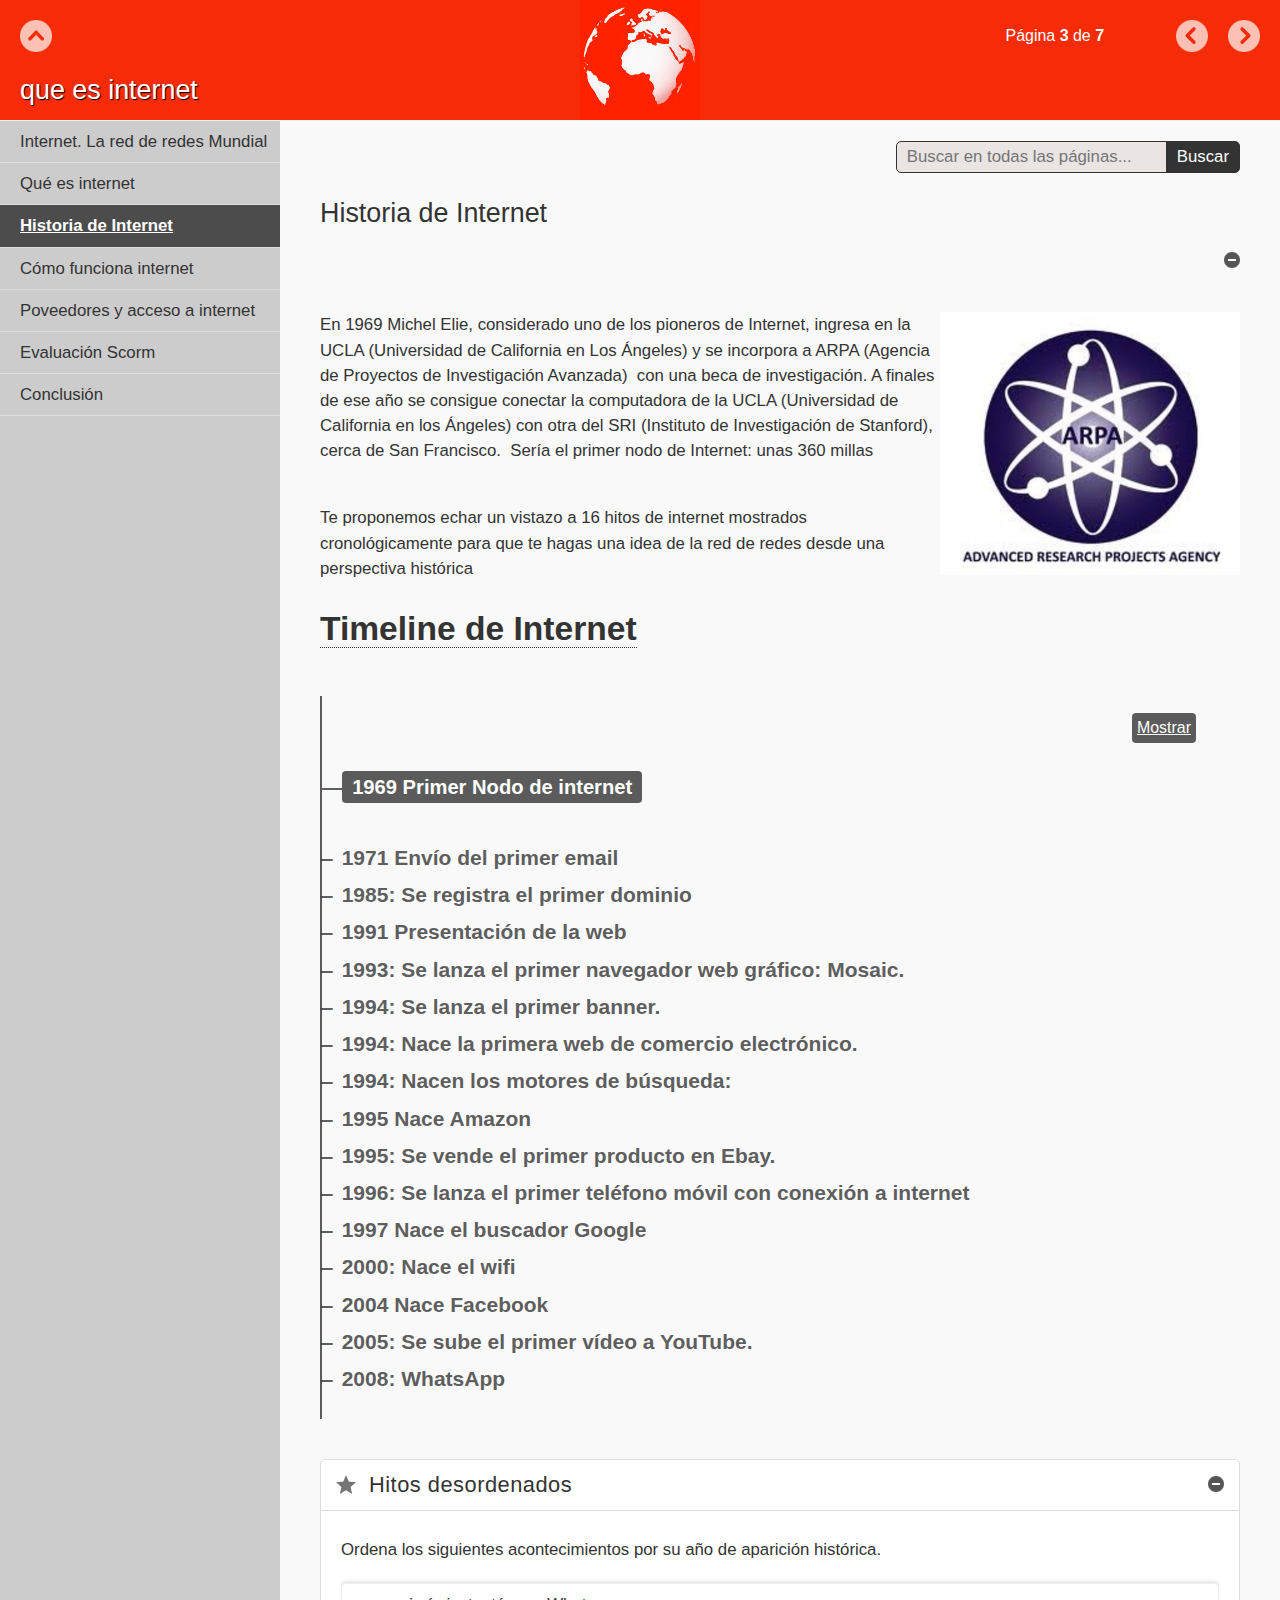
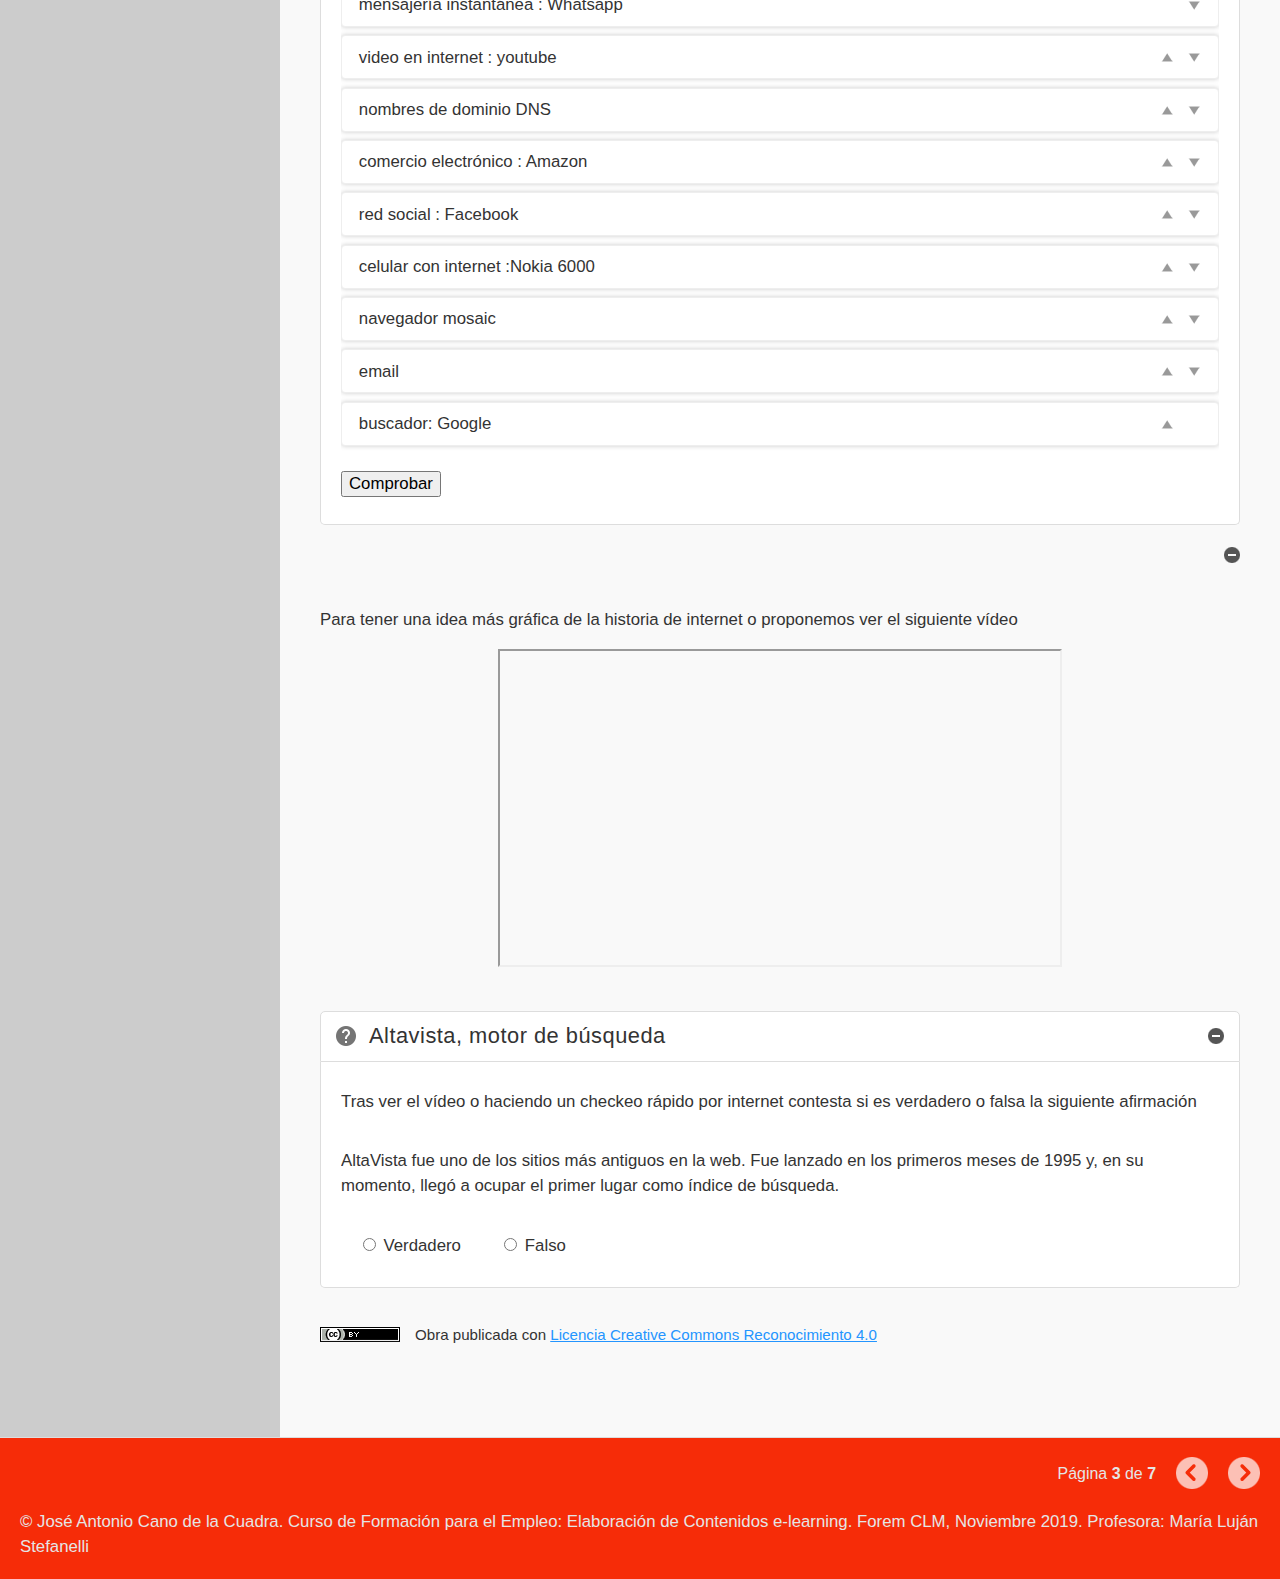
<file: historia_de_internet.html>
<!doctype html>
<html lang="es">
<head>
<link rel="stylesheet" type="text/css" href="base.css" />
<link rel="stylesheet" type="text/css" href="exe_effects.css" />
<link rel="stylesheet" type="text/css" href="content.css" />
<link rel="stylesheet" type="text/css" href="nav.css" />
<meta http-equiv="content-type" content="text/html;  charset=utf-8" />
<title>Historia de Internet | que es internet </title>
<link rel="shortcut icon" href="favicon.ico" type="image/x-icon" />
<meta name="author" content="José Antonio Cano" />
<link rel="license" type="text/html" href="http://creativecommons.org/licenses/by/4.0/" />
<meta name="generator" content="eXeLearning 2.4.2 - exelearning.net" />
<!--[if lt IE 9]><script type="text/javascript" src="exe_html5.js"></script><![endif]-->
<script type="text/javascript" src="exe_jquery.js"></script>
<script type="text/javascript" src="exe_effects.js"></script>
<script type="text/javascript" src="common_i18n.js"></script>
<script type="text/javascript" src="common.js"></script>
<link rel="stylesheet" type="text/css" href="scrambled-list.css" />
<script type="text/javascript" src="scrambled-list.js"></script>
<meta name="viewport" content="width=device-width, initial-scale=1" />
    <style>
body{
background-color: Ivory ;
}
blockquote{
background-color: Gainsboro  ;

}

</style></head>
<body class="exe-web-site exe-search-bar" id="exe-node-6"><script type="text/javascript">document.body.className+=" js"</script>
<div id="content">
<p id="skipNav"><a href="#main" class="sr-av">Saltar la navegación</a></p>
<header id="header" ><div id="headerContent">que es internet</div></header>
<nav id="siteNav">
<ul>
   <li><a href="index.html" class="daddy main-node">Internet. La red de redes Mundial</a></li>
   <li><a href="qu_es_internet.html" class="no-ch">Qué es internet</a></li>
   <li id="active"><a href="historia_de_internet.html" class="active no-ch">Historia de Internet</a></li>
   <li><a href="cmo_funciona_internet.html" class="no-ch">Cómo funciona internet</a></li>
   <li><a href="poveedores_y_acceso_a_internet.html" class="no-ch">Poveedores y acceso a internet</a></li>
   <li><a href="evaluacin_scorm.html" class="no-ch">Evaluación Scorm</a></li>
   <li><a href="conclusin.html" class="no-ch">Conclusión</a></li>
</ul>
</nav>
<div id='topPagination'>
<nav class="pagination noprt">
<a href="qu_es_internet.html" class="prev"><span><span>&laquo; </span>Anterior</span></a> <span class="sep">| </span><span class="page-counter">Página <strong>3</strong> de <strong>7</strong></span> <span class="sep">| </span><a href="cmo_funciona_internet.html" class="next"><span>Siguiente<span> &raquo;</span></span></a>
</nav>
</div>
<div id="main-wrapper">
<section id="main">
<header id="nodeDecoration"><h1 id="nodeTitle">Historia de Internet</h1></header>
<article class="iDevice_wrapper FreeTextIdevice" id="id4">
<div class="iDevice emphasis0">
<div id="ta4_85" class="block iDevice_content">
<p><img src="arpa.jpg" alt="logotipo red arpa" width="300" height="262" style="float: right;" />En 1969 Michel Elie, considerado uno de los pioneros de Internet, ingresa en la UCLA (Universidad de California en Los Ángeles) y se incorpora a ARPA (Agencia de Proyectos de Investigación Avanzada)  con una beca de investigación. A finales de ese año se consigue conectar la computadora de la UCLA (Universidad de California en los Ángeles) con otra del SRI (Instituto de Investigación de Stanford), cerca de San Francisco.  Sería el primer nodo de Internet: unas 360 millas</p>
<p><br />Te proponemos echar un vistazo a 16 hitos de internet mostrados cronológicamente para que te hagas una idea de la red de redes desde una perspectiva histórica</p>
<h1><a href="#t26db6c19-447d-5197-78d0-bf2d8e0e1ed8" id="link26db6c19-447d-5197-78d0-bf2d8e0e1ed8" class="exe-tooltip definition-tt">Timeline de Internet</a></h1>
<div class="exe-fx exe-timeline">
<h2>1969 Primer Nodo de internet</h2>
<p></p>
<h3>1971 Envío del primer email</h3>
<p> <img src="The_Internet_Messenger_by_Buky_Schwartz.jpg" alt="" width="300" height="225" style="float: right;" />Se envía el primer email. Fue enviado por Ray Tomlinson y el destinatario fue él mismo.</p>
<p>En 1971 se envía el primer email a través de internet, o en ese momento ARPANET. Y en 1977 se convertirá en un estándar, hasta hoy.</p>
<p>Su inventor es Ray Tomlinson, que adaptó un protocolo previo (CYPNET) que servía solamente para enviar mensajes en una misma computadora.</p>
<p>Tomlinson también es el responsable de incorporar<strong> la arroba  <span style="font-size: 36pt;">@</span> </strong>para separar el nombre de usuario y la computadora donde se aloja la cuenta de usuario, que en la actualidad es un dominio.</p>
<h3>1985: Se registra el primer dominio</h3>
<p>El 15 de marzo de 1985, Symbolics.com se convierte en el primer dominio web registrado</p>
<p><img src="funcionamiento-servidores-dns.jpeg" alt="dns" width="399" height="213" style="float: right;" />El<strong> Sistema de nombres de dominio </strong>( DNS ) es un sistema de nombres jerárquico y descentralizado para computadoras, servicios u otros recursos conectados a Internet o una red privada. Asocia información diversa con nombres de dominio asignados a cada una de las entidades participantes. Lo más destacado es que traduce nombres de dominio más fácilmente memorizados a las direcciones IP numéricas necesarias para localizar e identificar servicios y dispositivos informáticos con los protocolos de red subyacentes . Al proporcionar un servicio de directorio distribuido a nivel mundial, el Sistema de nombres de dominio ha sido un componente esencial de la funcionalidad de Internet desde 1985.</p>
<h3>1991 Presentación de la web</h3>
<p><img src="tim-berners-lee-la-historia-de-internet.jpg" alt="Tim Berners" width="300" height="150" style="float: right;" />Internet funciona con la tecnología TCP/IP y uno de los servicios más populares tienen que ver con las páginas web, que no serían posibles sin la tecnología WWW.</p>
<p>Su responsable fue el británico Tim Berners-Lee, que en 1989 anunció la World Wide Web, un sistema de distribución de archivos de hipertexto conectados entre sí y accesibles por internet.</p>
<p> En 1991, Berners-Lee había creado todas las herramientas necesarias para que una web funcionase: el primer navegador web (el cual también era un editor web), el primer servidor web y las primeras páginas web.</p>
<h3>1993: Se lanza el primer navegador web gráfico: Mosaic.</h3>
<p><img src="mosaic.jpg" alt="navegador" width="200" height="226" style="float: right;" />El navegador Mosaic o NCSA Mosaic fue un navegador web gráfico disponible para visualizar páginas web en sistemas operativos como Mac, windows u otros</p>
<p>Un navegador web (en inglés, web browser) es un software, aplicación o programa que permite el acceso a la Web, interpretando la información de distintos tipos de archivos y sitios web para que estos puedan ser vistos.</p>
<p></p>
<p></p>
<p></p>
<h3>1994: Se lanza el primer banner.</h3>
<p>Nace la publicidad en Internet. El banner apareció en HotWired.com en octubre de 1994 para promocionar 7 museos de arte patrocinados por AT&amp;T.</p>
<p>Un <strong>banner </strong>(en español: banderola o pancarta), o más formalmente web banner, es un formato publicitario en Internet. Es un tipo de anuncio que generalmente es empleado en la publicidad llamada display, piezas publicitarias de contenido gráfico que se encuentran localizadas en diferentes páginas web. Los banners están diseñados con la intención de llamar la atención para así resaltar la publicidad y dar a comunicar un mensaje. La web o soporte donde el banner va incluido tiene como objetivo que el anunciante pague por esa publicidad que los visitantes van a ver.</p>
<h3>1994: Nace la primera web de comercio electrónico.</h3>
<p>La web como canal de comercio. Fue el retailer online NetMarket. Su primer artículo vendido fue una copia del disco “Ten Summoner’s Tales” de Sting.</p>
<p>El comercio electrónico, también conocido como e-commerce (electronic commerce en inglés) o bien comercio por Internet o comercio en línea, consiste en la compra y venta de productos o de servicios a través de medios electrónicos, tales como redes sociales y otras páginas web.</p>
<h3>1994: Nacen los motores de búsqueda:</h3>
<p><img src="Webcrawler_screenshot_1995.png" alt="webcrawler" width="234" height="177" style="float: right;" />Fue WebCrawler el primer motor de búsqueda de texto completo.También apareció en 1994 Lycos (que comenzó en la Carnegie Mellon University)Muy pronto aparecieron muchos más buscadores, como Excite, Infoseek, Inktomi, Northern Light y Altavista.</p>
<p></p>
<p>Un motor de búsqueda o buscador es un sistema informático que busca archivos almacenados en servidores web gracias a su spider (también llamado araña web).1​ Un ejemplo son los buscadores de Internet (algunos buscan únicamente en la web, pero otros lo hacen además en noticias, servicios como Gopher, FTP, etc.) cuando se pide información sobre algún tema. Las búsquedas se hacen con palabras clave o con árboles jerárquicos por temas; el resultado de la búsqueda «Página de resultados del buscador» es un listado de direcciones web en los que se mencionan temas relacionados con las palabras clave buscadas.</p>
<h3>1995 Nace Amazon</h3>
<p><img src="368px-Amazon_logo.svg.png" alt="amazon logo" width="368" height="111" style="float: right;" />Amazon.com, Inc. es una compañía estadounidense de comercio electrónico y servicios de computación en la nube a todos los niveles con sede en la ciudad estadounidense de Seattle, Estado de Washington</p>
<p>Jeff Bezos, fundador de Amazon,  seleccionó el nombre de Amazon mirando el diccionario, optó por el nombre, Amazon, porque el Amazonas era un lugar "exótico y diferente" tal como él planeaba su tienda; el río Amazonas, era el río "más grande" del mundo, y planeaba convertir su tienda en la más grande del mundo.</p>
<h3>1995: Se vende el primer producto en Ebay.</h3>
<p><img src="paypal.png" alt="paypal" width="150" height="150" style="float: right;" />Fue un puntero láser cuya venta alcanzó los 14,83 dólares.</p>
<p>eBay es un sitio destinado a la subasta y comercio electrónico de productos a través de Internet. Es uno de los pioneros en este tipo de transacciones, habiendo sido fundado en el año 1995. Desde 2002 y hasta 2015, eBay era propietario de <strong>PayPal.</strong></p>
<h3>1996: Se lanza el primer teléfono móvil con conexión a internet</h3>
<p><img src="nokia-9000.jpg" alt="nokia 9000" width="301" height="183" style="float: right;" />Fue el  Nokia 9000 Communicator.</p>
<p>Con la aparición de la telefonía móvil digital, fue posible acceder a páginas de Internet especialmente diseñadas para móviles, conocido como tecnología WAP. Desde ese momento hasta la actualidad,</p>
<p>Las primeras conexiones se efectuaban mediante una llamada telefónica a un número del operador a través de la cual se transmitían los datos, de manera similar a como lo haría un módem de línea fija para PC.</p>
<h3>1997 Nace el buscador Google</h3>
<p>El objetivo principal del buscador de Google es buscar texto en las páginas web, en lugar de otro tipo de datos, fue desarrollado originalmente por Larry Page y Sergey Brin en 1997.</p>
<p>El principal producto de Google es el motor de búsqueda de contenido en Internet, del mismo nombre, aunque ofrece también otros productos y servicios como el correo electrónico llamado Gmail, sus servicios de mapas Google Maps, Google Street View y Google Earth, el sitio web de vídeos YouTube y otras utilidades web como Google Libros o Google Noticias, Google Chrome</p>
<h3>2000: Nace el wifi</h3>
<p>El wifi (escrito también wi fi)1​ es una tecnología que permite la interconexión inalámbrica de dispositivos electrónicos. Los dispositivos habilitados con wifi (tales como computadoras personales, teléfonos, televisores, videoconsolas, reproductores de música...) pueden conectarse entre sí o a internet a través de un punto de acceso de red inalámbrica.</p>
<p>Esta nueva tecnología surgió por la necesidad de establecer un mecanismo de conexión inalámbrica que fuese compatible entre distintos dispositivos. Buscando esa compatibilidad, en 1999 las empresas 3Com, Airones, Intersil, Lucent Technologies, Nokia y Symbol Technologies se unieron para crear la Wireless Ethernet Compatibility Alliance, o WECA, actualmente llamada Alianza Wi-Fi. El objetivo de la misma fue designar una marca que permitiese fomentar más fácilmente la tecnología inalámbrica y asegurar la compatibilidad de equipos.</p>
<h3>2004 Nace Facebook</h3>
<p>Facebook, es una compañía estadounidense que ofrece servicios de redes sociales y medios sociales en línea con sede en Menlo Park, California. Su sitio web fue lanzado el 4 de febrero de 2004 por Mark Zuckerberg, junto con otros estudiantes de la Universidad de Harvard y compañeros de habitación, Eduardo Saverin, Andrew McCollum, Dustin Moskovitz y Chris Hughes. Está disponible en español desde febrero de 2008.​ Facebook es una plataforma que funciona sobre una infraestructura de computación basada principal y totalmente en sistemas GNU/Linux, usando el conjunto de tecnologías LAMP, entre otras.</p>
<h3>2005: Se sube el primer vídeo a YouTube.</h3>
<p>Fue subido por el co-fundador de YouTube Jawed Karim.</p>
<p><iframe width="560" height="315" src="//www.youtube.com/embed/RdPnGxIBHwI" allowfullscreen="allowfullscreen"></iframe></p>
<p></p>
<h3>2008: WhatsApp</h3>
<p>WhatsApp es una aplicación de mensajería para teléfonos inteligentes, en la que se envían y reciben mensajes mediante Internet, complementando servicios de mensajería instantánea, servicio de mensajes cortos o sistema de mensajería multimedia. Además de utilizar la mensajería en modo texto, los usuarios de la libreta de contacto pueden crear grupos y enviarse mutuamente imágenes, documentos, ubicaciones, contactos, vídeos y grabaciones de audio.</p>
<p>El 19 de febrero de 2014, la aplicación fue adquirida por la empresa Facebook. Algunas semanas después de la compra, WhatsApp anunció tener capacidad para realizar videollamadas </p>
</div>
<div id="t26db6c19-447d-5197-78d0-bf2d8e0e1ed8" class="exe-tooltip-text">
<p>Una línea del tiempo es un documento gráfico para separar eventos y etapas enmarcados en una variable tiempo y de ese modo delimitar distintos hitos/acontecimientos a lo largo de un proceso temporal</p>
</div>
</div>
</div>
</article>
<article class="iDevice_wrapper ScrambledListIdevice em_iDevice" id="id5">
<div class="iDevice emphasis1" >
<header class="iDevice_header"><h1 class="iDeviceTitle">Hitos desordenados</h1></header>
<div class="iDevice_inner">
<div class="iDevice_content_wrapper">
<div id="ta5_48_2" class="block iDevice_content">
<div class="exe-sortableList"><p class="exe-sortableList-instructions">Ordena los siguientes acontecimientos por su año de aparición histórica.</p><ul class="exe-sortableList-list"><li>email</li><li>nombres de dominio DNS</li><li>navegador mosaic</li><li>comercio electrónico : Amazon</li><li>celular con internet :Nokia 6000</li><li>buscador: Google</li><li>red social : Facebook</li><li>video en internet : youtube</li><li>mensajería instantánea : Whatsapp</li></ul><div style="display:none"><p class="exe-sortableList-buttonText">Comprobar</p><p class="exe-sortableList-rightText">¡Correcto!</p><p class="exe-sortableList-wrongText">No es correcto... Respuesta correcta:</p></div></div>
</div>
</div>
</div>
</div>
</article>
<article class="iDevice_wrapper FreeTextIdevice" id="id23">
<div class="iDevice emphasis0">
<div id="ta23_85" class="block iDevice_content">
<p>Para tener una idea más gráfica de la historia de internet o proponemos ver el siguiente vídeo</p>
<p style="text-align: center;"><iframe width="560" height="314" src="//www.youtube.com/embed/BWb6ri3ePew" allowfullscreen="allowfullscreen"></iframe></p>
</div>
</div>
</article>
<article class="iDevice_wrapper TrueFalseIdevice em_iDevice" id="id24">
<div class="iDevice emphasis1" >
<header class="iDevice_header"><h1 class="iDeviceTitle">Altavista, motor de búsqueda</h1></header>
<div class="iDevice_inner">
<div class="iDevice_content_wrapper">
<div id="ta24_100" class="block iDevice_content">
<p>Tras ver el vídeo o haciendo un checkeo rápido por internet contesta si es verdadero o falsa la siguiente afirmación</p>
</div>
<section class="question">
<form name="true-false-form-0b24" action="#" class="activity-form">
<h1 class="js-sr-av">Pregunta 1</h1>
<div id="taquestion0b24" class="block iDevice_content">
<p>AltaVista fue uno de los sitios más antiguos en la web. Fue lanzado en los primeros meses de 1995 y, en su momento, llegó a ocupar el primer lugar como índice de búsqueda. </p>
</div>
<p class="iDevice_answer js-required">
<label for="true0b24"><input type="radio" name="option0b24" id="true0b24" class="exe-radio-option exe-radio-option-0-2-0b24-truefalse" /> Verdadero</label> 
<label for="false0b24"><input type="radio" name="option0b24" id="false0b24" class="exe-radio-option exe-radio-option-1-2-0b24-truefalse" /> Falso</label>
</p>
</form>
<section id="s0b24" class="feedback js-feedback js-hidden">
<h1 class="js-sr-av">Retroalimentación</h1>
<p><strong id="s0b24-result" class="right">Verdadero</strong></p>

</section>
</section>
</div>
</div>
</div>
</article>
<div id="packageLicense" class="cc cc-by">
<p><span>Obra publicada con</span> <a rel="license" href="http://creativecommons.org/licenses/by/4.0/">Licencia Creative Commons Reconocimiento 4.0</a></p>
</div>
</section>
</div>
<div id='bottomPagination'>
<nav class="pagination noprt">
<a href="qu_es_internet.html" class="prev"><span><span>&laquo; </span>Anterior</span></a> <span class="sep">| </span><span class="page-counter">Página <strong>3</strong> de <strong>7</strong></span> <span class="sep">| </span><a href="cmo_funciona_internet.html" class="next"><span>Siguiente<span> &raquo;</span></span></a>
</nav>
</div>
<footer id="siteFooter">© José Antonio Cano de la Cuadra. Curso de Formación para el Empleo: Elaboración de Contenidos e-learning. Forem CLM, Noviembre 2019. Profesora: María Luján Stefanelli</footer></div>
<script type="text/javascript" src="_style_js.js"></script></body></html>
</file>
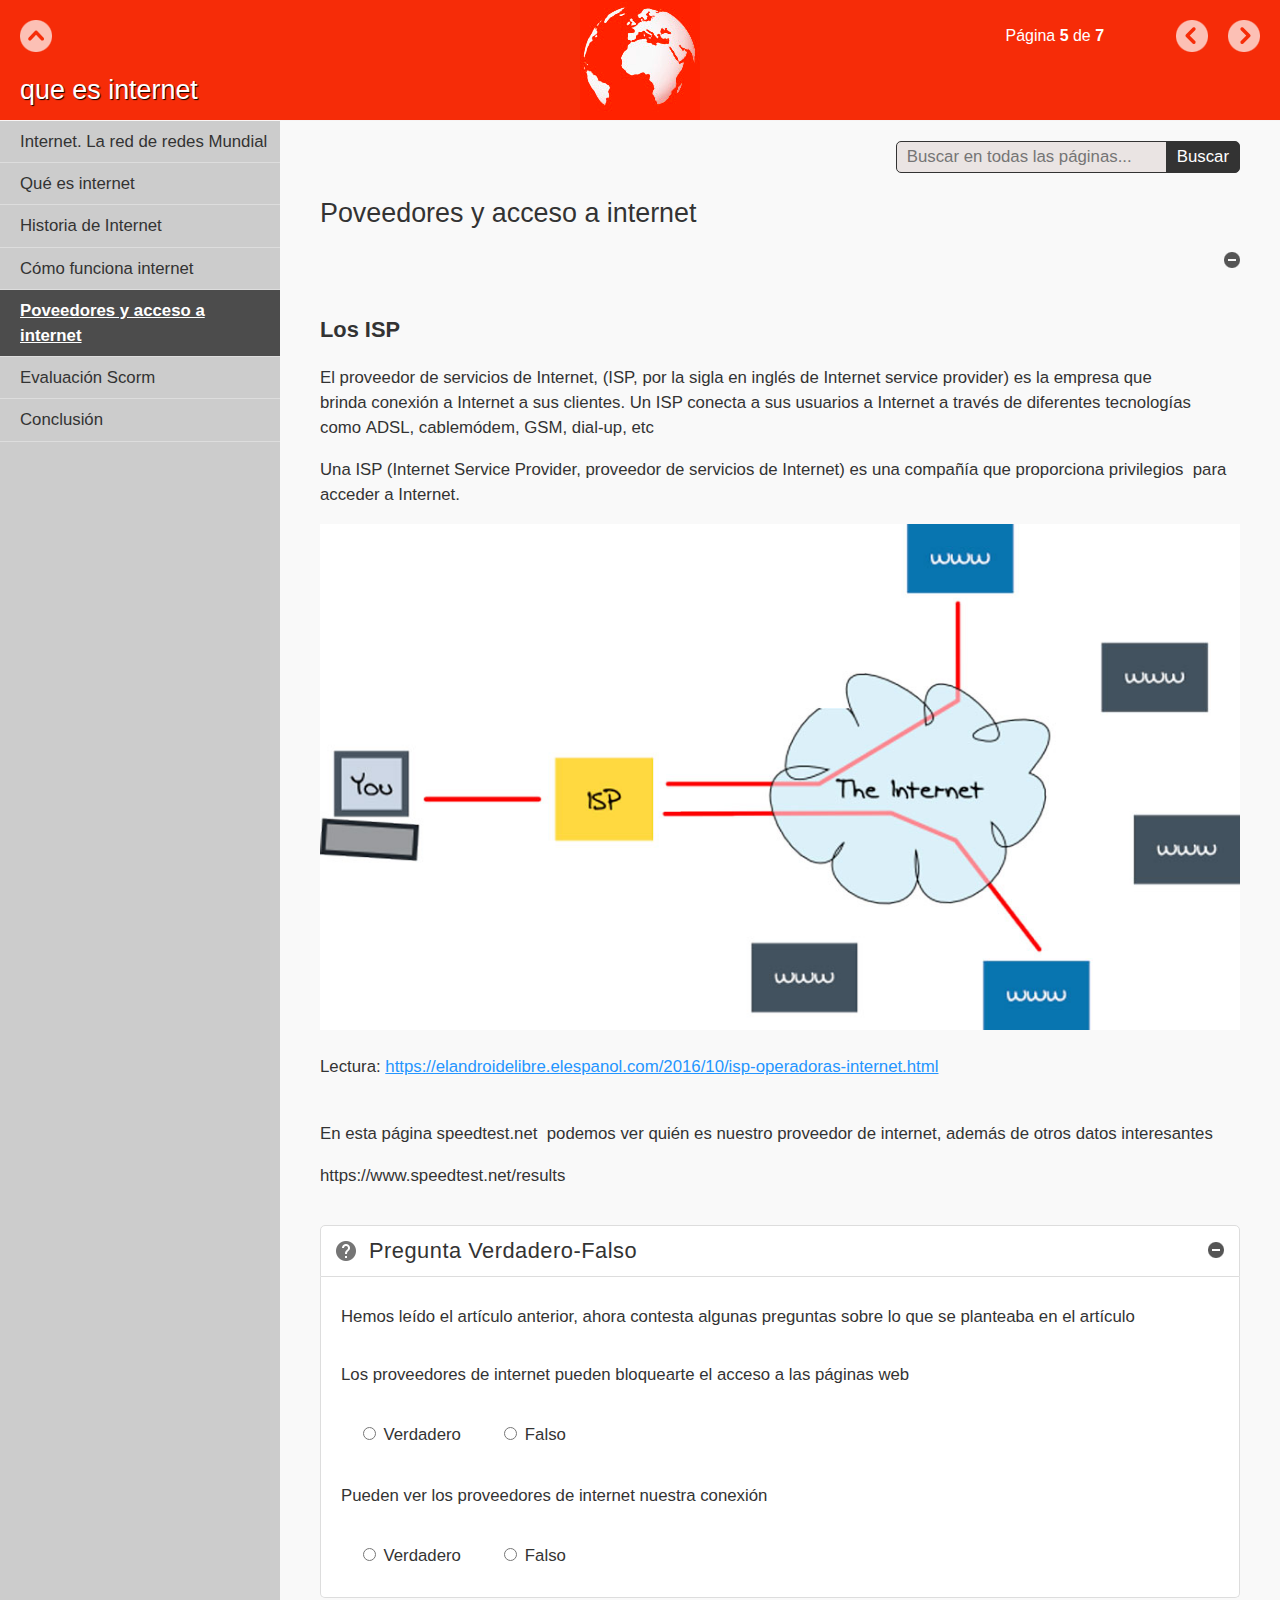
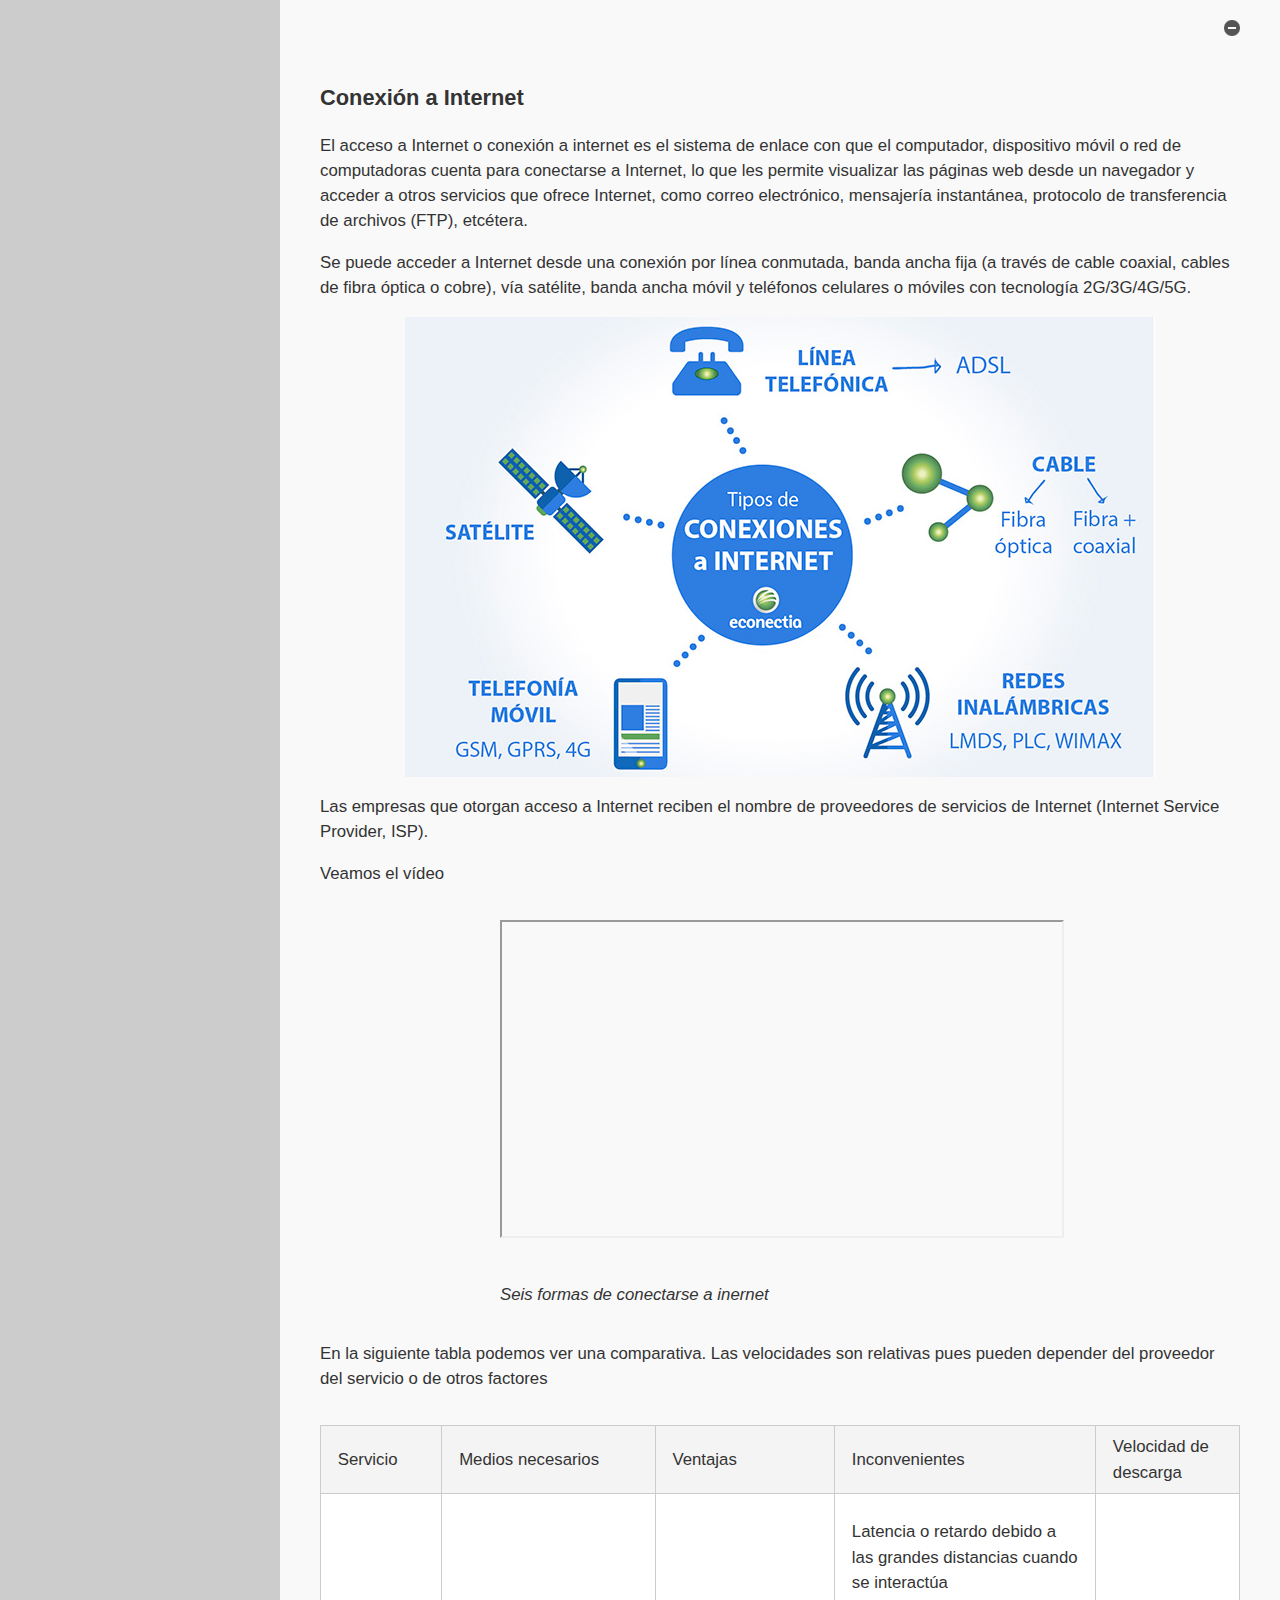
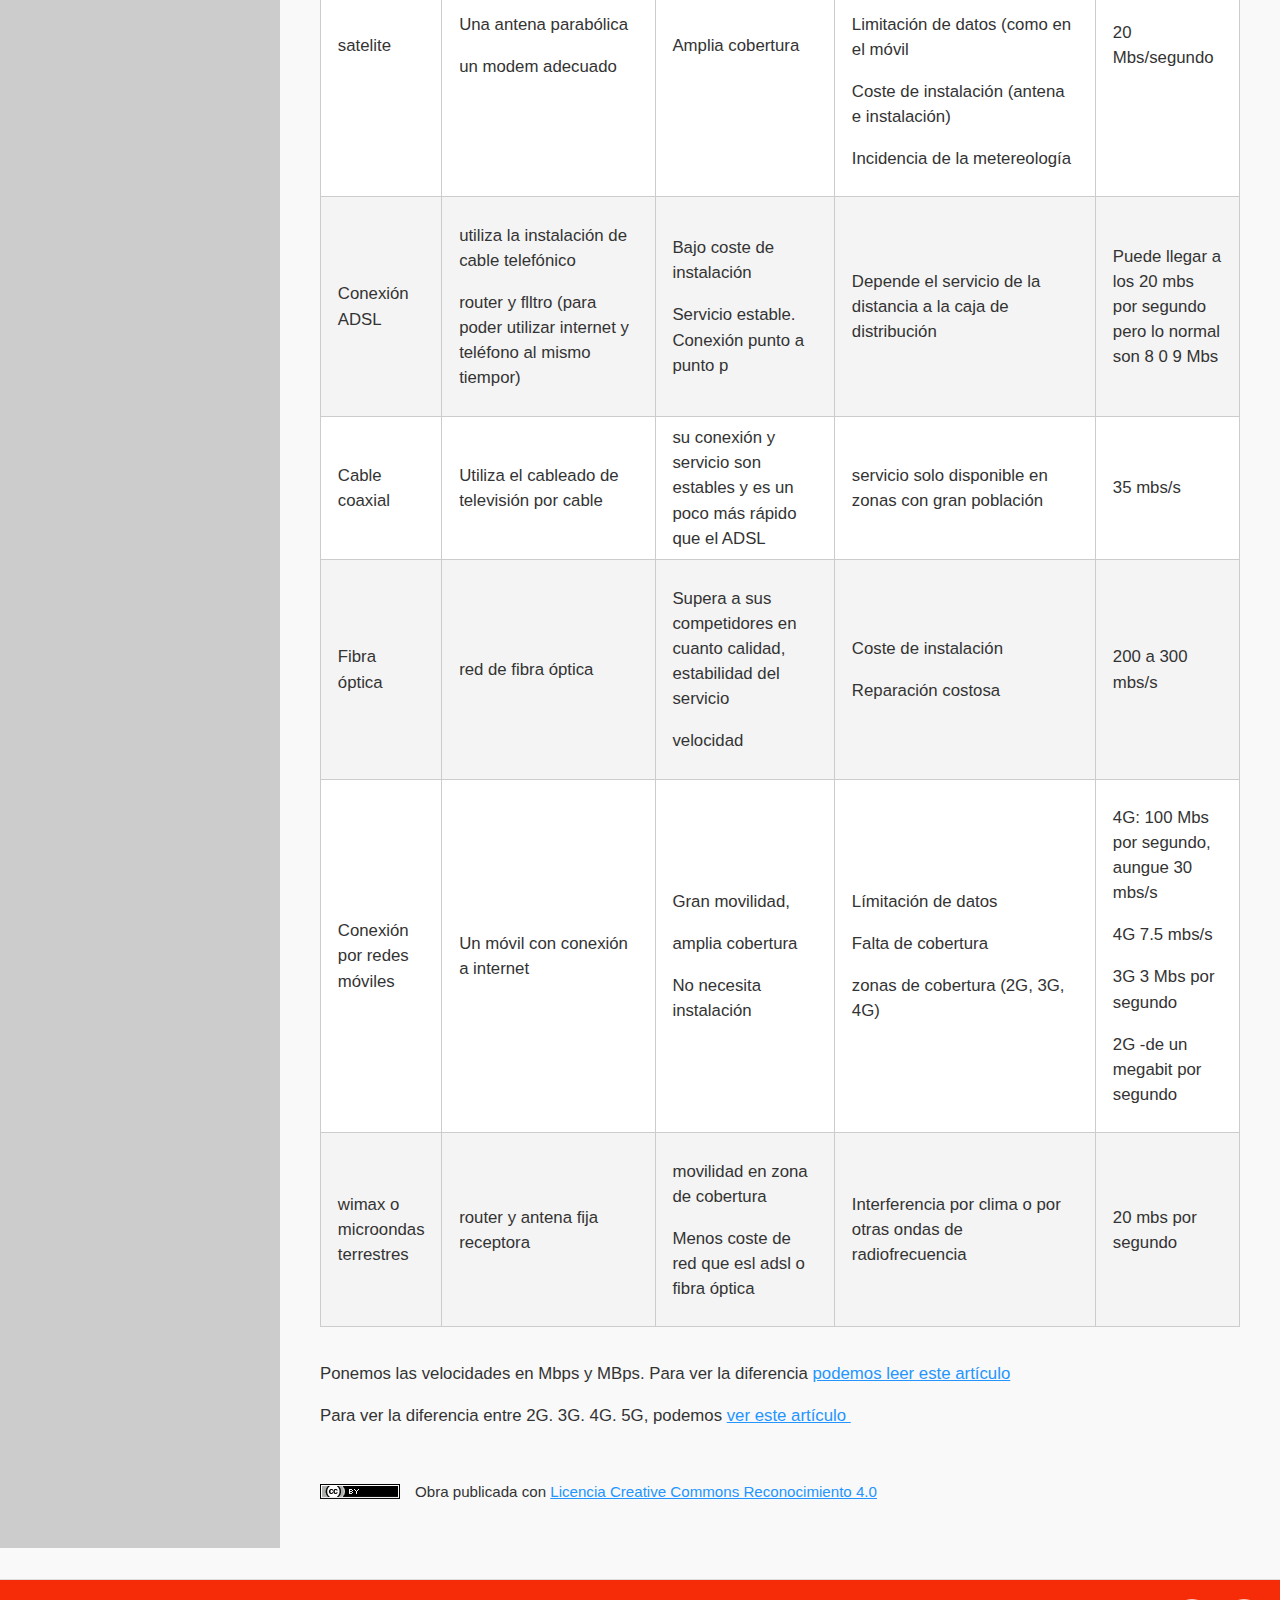
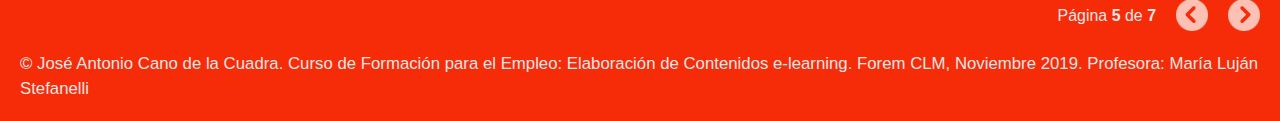
<file: poveedores_y_acceso_a_internet.html>
<!doctype html>
<html lang="es">
<head>
<link rel="stylesheet" type="text/css" href="base.css" />
<link rel="stylesheet" type="text/css" href="content.css" />
<link rel="stylesheet" type="text/css" href="nav.css" />
<meta http-equiv="content-type" content="text/html;  charset=utf-8" />
<title>Poveedores y acceso a internet | que es internet </title>
<link rel="shortcut icon" href="favicon.ico" type="image/x-icon" />
<meta name="author" content="José Antonio Cano" />
<link rel="license" type="text/html" href="http://creativecommons.org/licenses/by/4.0/" />
<meta name="generator" content="eXeLearning 2.4.2 - exelearning.net" />
<!--[if lt IE 9]><script type="text/javascript" src="exe_html5.js"></script><![endif]-->
<script type="text/javascript" src="exe_jquery.js"></script>
<script type="text/javascript" src="common_i18n.js"></script>
<script type="text/javascript" src="common.js"></script>
<meta name="viewport" content="width=device-width, initial-scale=1" />
    <style>
body{
background-color: Ivory ;
}
blockquote{
background-color: Gainsboro  ;

}

</style></head>
<body class="exe-web-site exe-search-bar" id="exe-node-3"><script type="text/javascript">document.body.className+=" js"</script>
<div id="content">
<p id="skipNav"><a href="#main" class="sr-av">Saltar la navegación</a></p>
<header id="header" ><div id="headerContent">que es internet</div></header>
<nav id="siteNav">
<ul>
   <li><a href="index.html" class="daddy main-node">Internet. La red de redes Mundial</a></li>
   <li><a href="qu_es_internet.html" class="no-ch">Qué es internet</a></li>
   <li><a href="historia_de_internet.html" class="no-ch">Historia de Internet</a></li>
   <li><a href="cmo_funciona_internet.html" class="no-ch">Cómo funciona internet</a></li>
   <li id="active"><a href="poveedores_y_acceso_a_internet.html" class="active no-ch">Poveedores y acceso a internet</a></li>
   <li><a href="evaluacin_scorm.html" class="no-ch">Evaluación Scorm</a></li>
   <li><a href="conclusin.html" class="no-ch">Conclusión</a></li>
</ul>
</nav>
<div id='topPagination'>
<nav class="pagination noprt">
<a href="cmo_funciona_internet.html" class="prev"><span><span>&laquo; </span>Anterior</span></a> <span class="sep">| </span><span class="page-counter">Página <strong>5</strong> de <strong>7</strong></span> <span class="sep">| </span><a href="evaluacin_scorm.html" class="next"><span>Siguiente<span> &raquo;</span></span></a>
</nav>
</div>
<div id="main-wrapper">
<section id="main">
<header id="nodeDecoration"><h1 id="nodeTitle">Poveedores y acceso a internet</h1></header>
<article class="iDevice_wrapper FreeTextIdevice" id="id10">
<div class="iDevice emphasis0">
<div id="ta10_85" class="block iDevice_content">
<h2>Los ISP</h2>
<p>El proveedor de servicios de Internet, (ISP, por la sigla en inglés de Internet service provider) es la empresa que brinda conexión a Internet a sus clientes. Un ISP conecta a sus usuarios a Internet a través de diferentes tecnologías como ADSL, cablemódem, GSM, dial-up, etc</p>
<p>Una ISP (Internet Service Provider, proveedor de servicios de Internet) es una compañía que proporciona privilegios  para acceder a Internet.</p>
<p><img src="ISP-Internet-como-funciona.jpg" alt="ISP" width="1000" height="550" /></p>
<p>Lectura: <a href="https://elandroidelibre.elespanol.com/2016/10/isp-operadoras-internet.html">https://elandroidelibre.elespanol.com/2016/10/isp-operadoras-internet.html</a></p>
<p><br />En esta página speedtest.net  podemos ver quién es nuestro proveedor de internet, además de otros datos interesantes </p>
<p>https://www.speedtest.net/results</p>
</div>
</div>
</article>
<article class="iDevice_wrapper TrueFalseIdevice em_iDevice" id="id16">
<div class="iDevice emphasis1" >
<header class="iDevice_header"><h1 class="iDeviceTitle">Pregunta Verdadero-Falso</h1></header>
<div class="iDevice_inner">
<div class="iDevice_content_wrapper">
<div id="ta16_100" class="block iDevice_content">
<p>Hemos leído el artículo anterior, ahora contesta algunas preguntas sobre lo que se planteaba en el artículo</p>
</div>
<section class="question">
<form name="true-false-form-0b16" action="#" class="activity-form">
<h1 class="js-sr-av">Pregunta 1</h1>
<div id="taquestion0b16" class="block iDevice_content">
<p><span style="font-weight: 400;">Los proveedores de internet pueden bloquearte el acceso a las páginas web</span></p>
</div>
<p class="iDevice_answer js-required">
<label for="true0b16"><input type="radio" name="option0b16" id="true0b16" class="exe-radio-option exe-radio-option-0-2-0b16-truefalse" /> Verdadero</label> 
<label for="false0b16"><input type="radio" name="option0b16" id="false0b16" class="exe-radio-option exe-radio-option-1-2-0b16-truefalse" /> Falso</label>
</p>
</form>
<section id="s0b16" class="feedback js-feedback js-hidden">
<h1 class="js-sr-av">Retroalimentación</h1>
<p><strong id="s0b16-result" class="right">Verdadero</strong></p>
<p><span style="font-weight: 400;">Como ponía en el artículo Pueden hacerlo en los siguientes casos</span></p>
<ul>
<li style="font-weight: 400;"><span style="font-weight: 400;">Cuando se trate de servicios «ilegítimos» como el BitTorrent (aunque en realidad no sea ilegal o sinónimo de descarga ilegal, pero por desgracia pasa demasiado a menudo).</span></li>
<li style="font-weight: 400;"><span style="font-weight: 400;">Cuando tu contrato establezca un máximo de datos a consumir: para tu operadora, tu conexión a Internet es como comerse una Oreo. Sí, literalmente.</span></li>
<li style="font-weight: 400;"><span style="font-weight: 400;">Cuando el gobierno exija a las ISP el bloquear una página o servicio web: pasó con Uber cuando entraron de manera dudosa en el mercado español.</span></li>
<li style="font-weight: 400;"><span style="font-weight: 400;">Cuando la conexión esté regulada por algún control parental, como ocurre en Reino Unido por defecto.</span></li>
</ul>
</section>
</section>
<section class="question">
<form name="true-false-form-1b16" action="#" class="activity-form">
<h1 class="js-sr-av">Pregunta 2</h1>
<div id="taquestion1b16" class="block iDevice_content">
<p><span style="font-weight: 400;">Pueden ver los proveedores de internet nuestra conexión </span></p>
</div>
<p class="iDevice_answer js-required">
<label for="true1b16"><input type="radio" name="option1b16" id="true1b16" class="exe-radio-option exe-radio-option-0-2-1b16-truefalse" /> Verdadero</label> 
<label for="false1b16"><input type="radio" name="option1b16" id="false1b16" class="exe-radio-option exe-radio-option-1-2-1b16-truefalse" /> Falso</label>
</p>
</form>
<section id="s1b16" class="feedback js-feedback js-hidden">
<h1 class="js-sr-av">Retroalimentación</h1>
<p><strong id="s1b16-result" class="right">Verdadero</strong></p>
<p><span style="font-weight: 400;">Las ISP suelen registrar de forma automática los metadatos de nuestras conexiones, como esas direcciones IP o los puertos. Es decir, pueden ver que estás enviando un correo a alguien, pero no pueden ver el contenido. Y también pueden ver todo el tráfico que vaya sin cifrar, es decir, el contenido de las webs que no usen HTTPS en la conexión.</span></p>
</section>
</section>
</div>
</div>
</div>
</article>
<article class="iDevice_wrapper FreeTextIdevice" id="id11">
<div class="iDevice emphasis0">
<div id="ta11_85" class="block iDevice_content">
<h2>Conexión a Internet</h2>
<p>El acceso a Internet o conexión a internet es el sistema de enlace con que el computador, dispositivo móvil o red de computadoras cuenta para conectarse a Internet, lo que les permite visualizar las páginas web desde un navegador y acceder a otros servicios que ofrece Internet, como correo electrónico, mensajería instantánea, protocolo de transferencia de archivos (FTP), etcétera.</p>
<p>Se puede acceder a Internet desde una conexión por línea conmutada, banda ancha fija (a través de cable coaxial, cables de fibra óptica o cobre), vía satélite, banda ancha móvil y teléfonos celulares o móviles con tecnología 2G/3G/4G/5G.</p>
<p><img src="Tipos_conexiones_internet-01.jpg" alt="tipos de conexiones a internet" width="750" height="460" style="display: block; margin-left: auto; margin-right: auto;" /></p>
<p>Las empresas que otorgan acceso a Internet reciben el nombre de proveedores de servicios de Internet (Internet Service Provider, ISP).</p>
<p>Veamos el vídeo </p>
<figure class="exe-figure exe-media position-center" style="width: 560px;"><iframe width="560" height="314" src="//www.youtube.com/embed/TNsPrURPcQk" allowfullscreen="allowfullscreen" data-mce-fragment="1"></iframe></figure>
<figure class="exe-figure exe-media position-center" style="width: 560px;">
<figcaption class="figcaption"><span class="title"><em>Seis formas de conectarse a inernet</em></span></figcaption>
</figure>
<p>En la siguiente tabla podemos ver una comparativa. Las velocidades son relativas pues pueden depender del proveedor del servicio o de otros factores</p>
<table border="1" style="width: 100%;" class="exe-table">
<tbody>
<tr>
<td style="width: 13.1162%;">Servicio</td>
<td style="width: 23.2395%;">Medios necesarios</td>
<td style="width: 19.5422%;">Ventajas </td>
<td style="width: 28.4331%;">Inconvenientes</td>
<td style="width: 15.669%;">Velocidad de descarga</td>
</tr>
<tr>
<td style="width: 13.1162%;">satelite</td>
<td style="width: 23.2395%;">
<p>Una antena parabólica</p>
<p>un modem adecuado</p>
</td>
<td style="width: 19.5422%;">
<p>Amplia cobertura</p>
<p></p>
<p></p>
</td>
<td style="width: 28.4331%;">
<p>Latencia o retardo debido a las grandes distancias cuando se interactúa</p>
<p>Limitación de datos (como en el móvil</p>
<p>Coste de instalación (antena e instalación)</p>
<p>Incidencia de la metereología</p>
</td>
<td style="width: 15.669%;">20 Mbs/segundo</td>
</tr>
<tr>
<td style="width: 13.1162%;">Conexión ADSL</td>
<td style="width: 23.2395%;">
<p>utiliza la instalación de cable telefónico</p>
<p>router y flltro (para poder utilizar internet y teléfono al mismo tiempor)</p>
</td>
<td style="width: 19.5422%;">
<p>Bajo coste de instalación</p>
<p>Servicio estable. Conexión punto a punto p</p>
</td>
<td style="width: 28.4331%;">Depende el servicio de la distancia a la caja de distribución</td>
<td style="width: 15.669%;">Puede llegar a los 20 mbs por segundo pero lo normal son 8 0 9 Mbs</td>
</tr>
<tr>
<td style="width: 13.1162%;">Cable coaxial</td>
<td style="width: 23.2395%;">Utiliza el cableado de televisión por cable</td>
<td style="width: 19.5422%;">su conexión y servicio son estables y es un poco más rápido que el ADSL</td>
<td style="width: 28.4331%;">servicio solo disponible en zonas con gran población</td>
<td style="width: 15.669%;">35 mbs/s</td>
</tr>
<tr>
<td style="width: 13.1162%;">Fibra óptica</td>
<td style="width: 23.2395%;">red de fibra óptica</td>
<td style="width: 19.5422%;">
<p>Supera a sus competidores en cuanto calidad, estabilidad del servicio</p>
<p>velocidad</p>
</td>
<td style="width: 28.4331%;">
<p>Coste de instalación</p>
<p>Reparación costosa</p>
</td>
<td style="width: 15.669%;">200 a 300 mbs/s</td>
</tr>
<tr>
<td style="width: 13.1162%;">Conexión por redes móviles</td>
<td style="width: 23.2395%;">Un móvil con conexión a internet</td>
<td style="width: 19.5422%;">
<p>Gran movilidad,</p>
<p>amplia cobertura</p>
<p>No necesita instalación</p>
</td>
<td style="width: 28.4331%;">
<p>Límitación de datos</p>
<p>Falta de cobertura</p>
<p>zonas de cobertura (2G, 3G, 4G)</p>
</td>
<td style="width: 15.669%;">
<p>4G: 100 Mbs por segundo, aungue 30 mbs/s</p>
<p>4G 7.5 mbs/s</p>
<p>3G 3 Mbs por segundo</p>
<p>2G -de un megabit por segundo</p>
<p></p>
</td>
</tr>
<tr>
<td style="width: 13.1162%;">wimax o microondas terrestres</td>
<td style="width: 23.2395%;">router y antena fija receptora</td>
<td style="width: 19.5422%;">
<p>movilidad en zona de cobertura</p>
<p>Menos coste de red que esl adsl o fibra óptica</p>
<p></p>
</td>
<td style="width: 28.4331%;">Interferencia por clima o por  otras ondas de radiofrecuencia</td>
<td style="width: 15.669%;">20 mbs por segundo</td>
</tr>
</tbody>
</table>
<p>Ponemos las velocidades en Mbps y MBps. Para ver la diferencia <a href="https://www.vidaxp.com/tecnologia/entendiendo-velocidad-conexion-a-internet-megabits-vs-megabytes/">podemos leer este artículo</a></p>
<p>Para ver la diferencia entre 2G. 3G. 4G. 5G, podemos <a href="https://tecnovortex.com/diferencias-entre-2g-2-5g-3g-3-5g-y-4g/">ver este artículo </a></p>
</div>
</div>
</article>
<div id="packageLicense" class="cc cc-by">
<p><span>Obra publicada con</span> <a rel="license" href="http://creativecommons.org/licenses/by/4.0/">Licencia Creative Commons Reconocimiento 4.0</a></p>
</div>
</section>
</div>
<div id='bottomPagination'>
<nav class="pagination noprt">
<a href="cmo_funciona_internet.html" class="prev"><span><span>&laquo; </span>Anterior</span></a> <span class="sep">| </span><span class="page-counter">Página <strong>5</strong> de <strong>7</strong></span> <span class="sep">| </span><a href="evaluacin_scorm.html" class="next"><span>Siguiente<span> &raquo;</span></span></a>
</nav>
</div>
<footer id="siteFooter">© José Antonio Cano de la Cuadra. Curso de Formación para el Empleo: Elaboración de Contenidos e-learning. Forem CLM, Noviembre 2019. Profesora: María Luján Stefanelli</footer></div>
<script type="text/javascript" src="_style_js.js"></script></body></html>
</file>
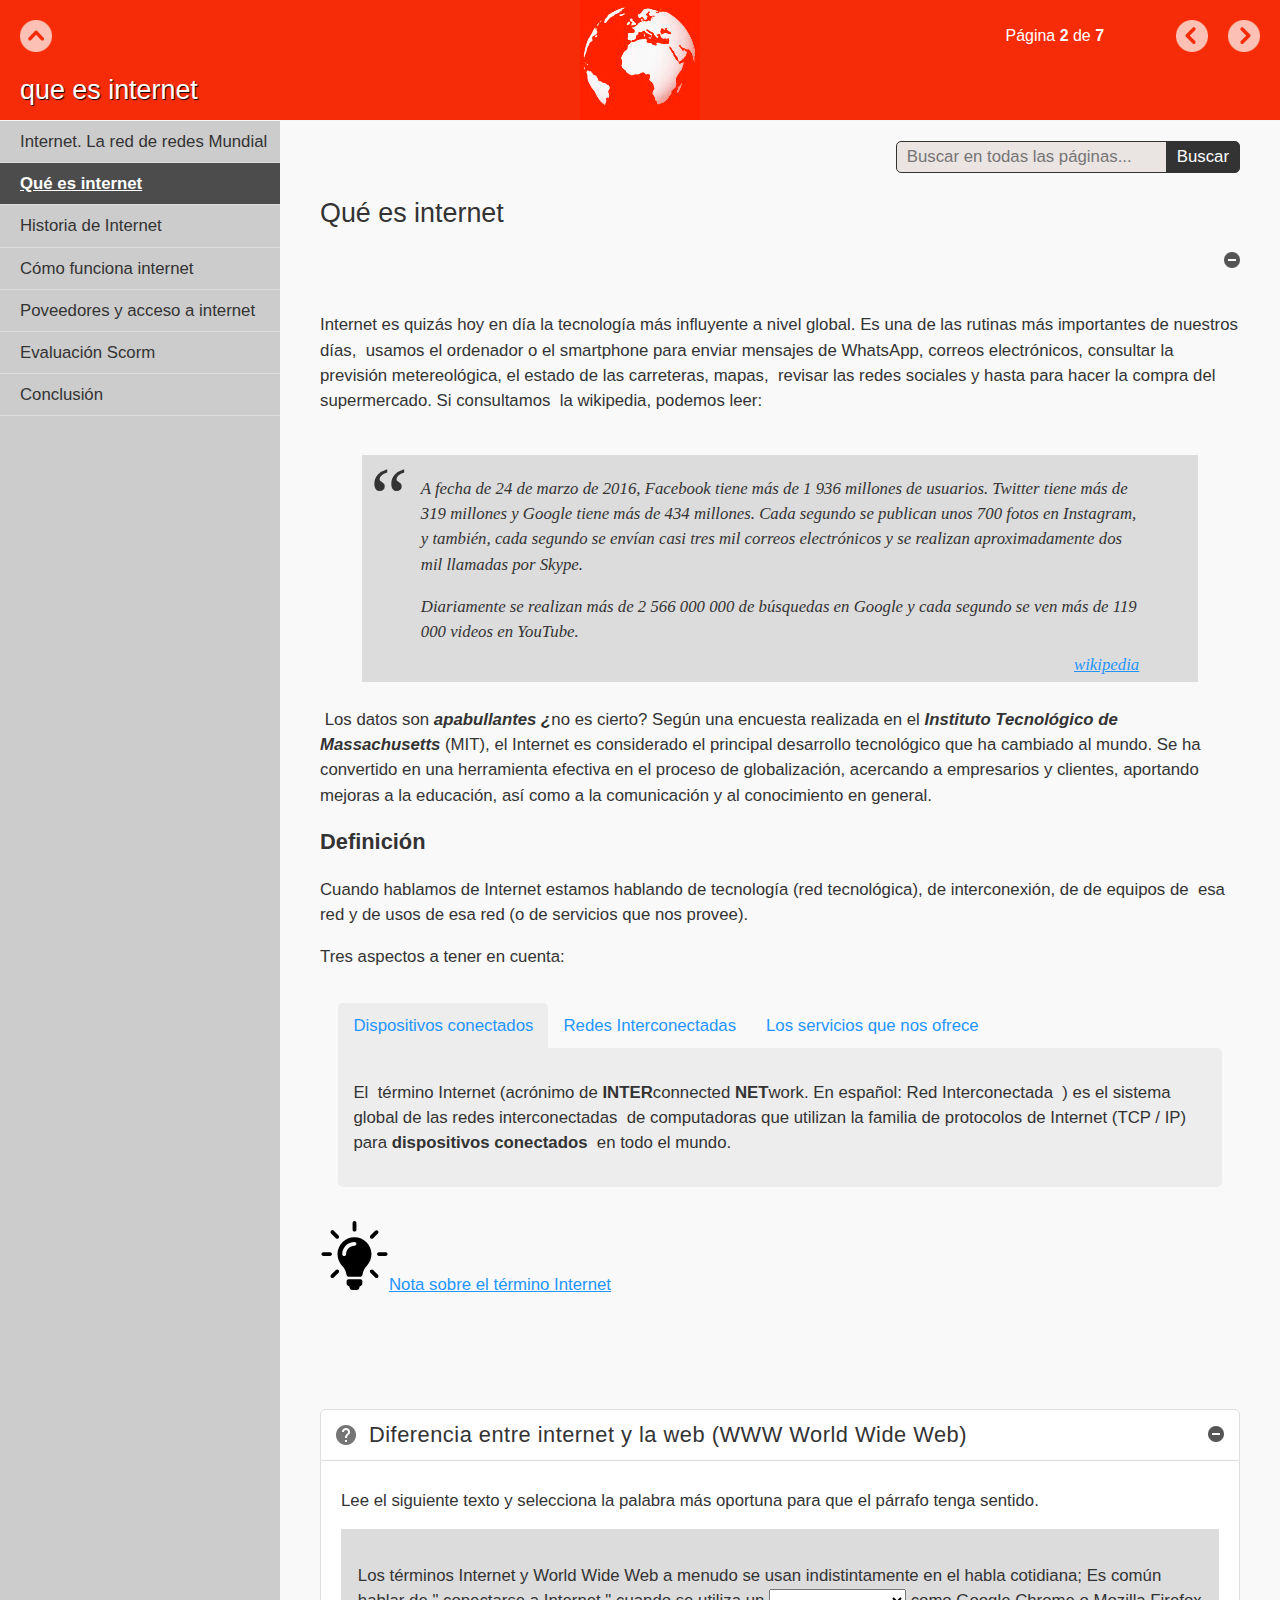
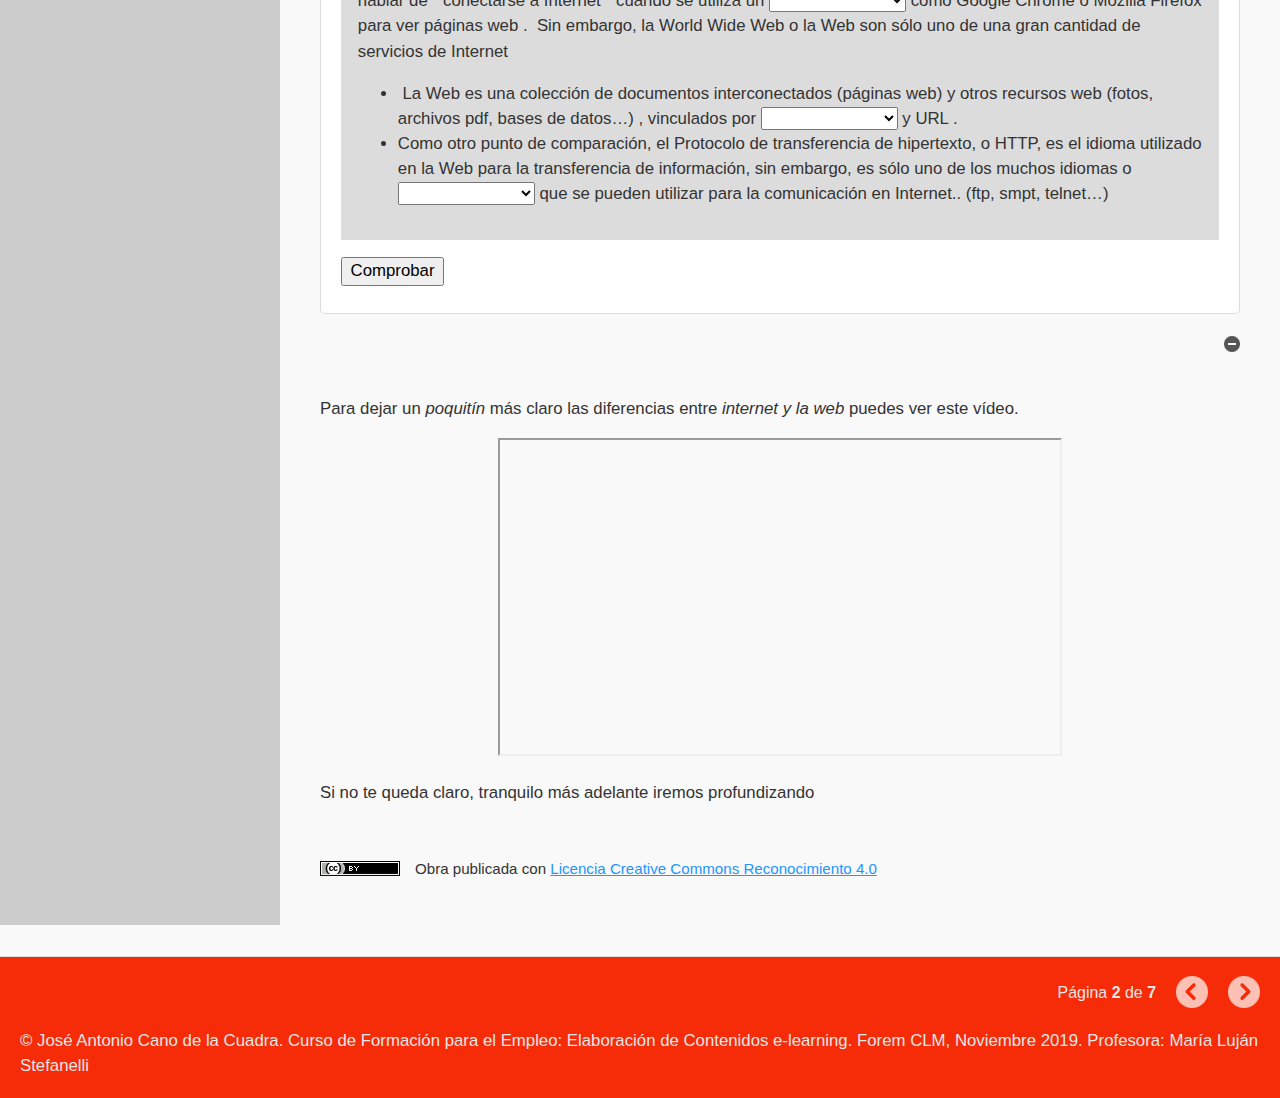
<file: qu_es_internet.html>
<!doctype html>
<html lang="es">
<head>
<link rel="stylesheet" type="text/css" href="base.css" />
<link rel="stylesheet" type="text/css" href="exe_lightbox.css" />
<link rel="stylesheet" type="text/css" href="exe_effects.css" />
<link rel="stylesheet" type="text/css" href="content.css" />
<link rel="stylesheet" type="text/css" href="nav.css" />
<meta http-equiv="content-type" content="text/html;  charset=utf-8" />
<title>Qué es internet | que es internet </title>
<link rel="shortcut icon" href="favicon.ico" type="image/x-icon" />
<meta name="author" content="José Antonio Cano" />
<link rel="license" type="text/html" href="http://creativecommons.org/licenses/by/4.0/" />
<meta name="generator" content="eXeLearning 2.4.2 - exelearning.net" />
<!--[if lt IE 9]><script type="text/javascript" src="exe_html5.js"></script><![endif]-->
<script type="text/javascript" src="exe_jquery.js"></script>
<script type="text/javascript" src="exe_lightbox.js"></script>
<script type="text/javascript" src="exe_effects.js"></script>
<script type="text/javascript" src="common_i18n.js"></script>
<script type="text/javascript" src="common.js"></script>
<meta name="viewport" content="width=device-width, initial-scale=1" />
    <style>
body{
background-color: Ivory ;
}
blockquote{
background-color: Gainsboro  ;

}

</style></head>
<body class="exe-web-site exe-search-bar" id="exe-node-1"><script type="text/javascript">document.body.className+=" js"</script>
<div id="content">
<p id="skipNav"><a href="#main" class="sr-av">Saltar la navegación</a></p>
<header id="header" ><div id="headerContent">que es internet</div></header>
<nav id="siteNav">
<ul>
   <li><a href="index.html" class="daddy main-node">Internet. La red de redes Mundial</a></li>
   <li id="active"><a href="qu_es_internet.html" class="active no-ch">Qué es internet</a></li>
   <li><a href="historia_de_internet.html" class="no-ch">Historia de Internet</a></li>
   <li><a href="cmo_funciona_internet.html" class="no-ch">Cómo funciona internet</a></li>
   <li><a href="poveedores_y_acceso_a_internet.html" class="no-ch">Poveedores y acceso a internet</a></li>
   <li><a href="evaluacin_scorm.html" class="no-ch">Evaluación Scorm</a></li>
   <li><a href="conclusin.html" class="no-ch">Conclusión</a></li>
</ul>
</nav>
<div id='topPagination'>
<nav class="pagination noprt">
<a href="index.html" class="prev"><span><span>&laquo; </span>Anterior</span></a> <span class="sep">| </span><span class="page-counter">Página <strong>2</strong> de <strong>7</strong></span> <span class="sep">| </span><a href="historia_de_internet.html" class="next"><span>Siguiente<span> &raquo;</span></span></a>
</nav>
</div>
<div id="main-wrapper">
<section id="main">
<header id="nodeDecoration"><h1 id="nodeTitle">Qué es internet</h1></header>
<article class="iDevice_wrapper FreeTextIdevice" id="id1">
<div class="iDevice emphasis0">
<div id="ta1_85" class="block iDevice_content">
<p></p>
<p>Internet es quizás hoy en día la tecnología más influyente a nivel global. Es una de las rutinas más importantes de nuestros días,  usamos el ordenador o el smartphone para enviar mensajes de WhatsApp, correos electrónicos, consultar la previsión metereológica, el estado de las carreteras, mapas,  revisar las redes sociales y hasta para hacer la compra del supermercado. Si consultamos  la wikipedia, podemos leer:</p>
<blockquote class="exe-quote-cite styled-qc">
<p>A fecha de 24 de marzo de 2016, Facebook tiene más de 1 936 millones de usuarios. Twitter tiene más de 319 millones y Google tiene más de 434 millones.​ Cada segundo se publican unos 700 fotos en Instagram,​ y también, cada segundo se envían casi tres mil correos electrónicos y se realizan aproximadamente dos mil llamadas por Skype.</p>
<p>Diariamente se realizan más de 2 566 000 000 de búsquedas en Google y cada segundo se ven más de 119 000 videos en YouTube.</p>
<cite><a href="https://es.wikipedia.org/wiki/Internet#Servicios_o_aplicaciones_espec%C3%ADficas">wikipedia</a></cite></blockquote>
<p> Los datos son <strong><em>apabullantes ¿</em></strong>no es cierto? Según una encuesta realizada en el <em><strong>Instituto Tecnológico de Massachusetts</strong></em> (MIT), el Internet es considerado el principal desarrollo tecnológico que ha cambiado al mundo. Se ha convertido en una herramienta efectiva en el proceso de globalización, acercando a empresarios y clientes, aportando mejoras a la educación, así como a la comunicación y al conocimiento en general.</p>
<h2>Definición</h2>
<p>Cuando hablamos de Internet estamos hablando de tecnología (red tecnológica), de interconexión, de de equipos de  esa red y de usos de esa red (o de servicios que nos provee). </p>
<p>Tres aspectos a tener en cuenta:</p>
<div class="exe-fx exe-tabs">
<h2>Dispositivos conectados</h2>
<p>El  término Internet (acrónimo de<strong> INTER</strong>connected<strong> NET</strong>work. En español: Red Interconectada  ) es el sistema global de las redes interconectadas  de computadoras que utilizan la familia de protocolos de Internet (TCP / IP) para <strong>dispositivos conectados</strong>  en todo el mundo.</p>
<h2>Redes Interconectadas</h2>
<p>Es una red de redes que consta de <strong>redes</strong> privadas, públicas, académicas, comerciales y gubernamentales de alcance local  y de alcance global, <strong>unidas</strong> por una amplia gama de tecnologías de redes electrónicas, inalámbricas y ópticas.</p>
<h2>Los servicios que nos ofrece</h2>
<p> Internet ofrece una amplia gama de <strong>recursos y servicios</strong> de información, como documentos y aplicaciones de hipertexto interconectados por  la World Wide Web (WWW), y también correo electrónico ,telefonía y uso compartido de archivos .</p>
</div>
<p></p>
<p><a title="Una nota curiosa" class="exe-dialog-link" rel="lightbox" href="#tc1beda41-4f02-50d9-6df2-b51b6202d564" id="linkc1beda41-4f02-50d9-6df2-b51b6202d564"><img src="bombilla.svg" alt="" width="69" height="69" />Nota sobre el término Internet</a><br /> <br /><br /><br /></p>
<div id="tc1beda41-4f02-50d9-6df2-b51b6202d564" class="exe-dialog-text js-hidden">
<p><img src="internetworking.png" alt="internetworking" width="300" height="282" style="float: right; margin-right: 10px; margin-left: 10px;" />Los diseñadores de las primeras redes de computadoras usaron Internet como un sustantivo y como un verbo en forma abreviada de internetowen o internetworking, lo que significa <strong>entrelazar </strong>computadoras o <strong>trabajar interconectados </strong> en  redes de computadoras. </p>
</div>
<p></p>
<p></p>
<p></p>
<p></p>
<p></p>
<p></p>
</div>
</div>
</article>
<article class="iDevice_wrapper ListaIdevice em_iDevice" id="id2">
<div class="iDevice emphasis1" >
<header class="iDevice_header"><h1 class="iDeviceTitle">Diferencia entre internet y la web (WWW World Wide Web)</h1></header>
<div class="iDevice_inner">
<div class="iDevice_content_wrapper">
<section id="ta2_115" class="block instructions iDevice_content">
<p>Lee el siguiente texto y selecciona la palabra más oportuna para que el párrafo tenga sentido.</p>
<p></p>
<p></p>
</section>

<section class="activity" id="activity-2_116">
<form name="cloze-form-2_116" action="#" class="activity-form cloze-form">
<div id="cloze2_116">
<div style="font-weight: 400; background-color: gainsboro; padding: 1em;">
<p>Los términos Internet y World Wide Web a menudo se usan indistintamente en el habla cotidiana; Es común hablar de " conectarse a Internet " cuando se utiliza un <b> 
<label for="clozeBlank2_116.0" class="sr-av">Rellenar huecos (1):</label>
<select id="clozeBlank2_116.0">
<option selected="selected"> </option><option value="hipervínculos">hipervínculos</option><option value="navegador web">navegador web</option><option value="protocolos">protocolos</option>
</select>
<span style="display:none" id="clozeAnswer2_116.0">JXUwMDM2JXUwMDBmJXUwMDE3JXUwMDEzJXUwMDAyJXUwMDA2JXUwMDA1JXUwMDBiJXUwMDFkJXUwMDUyJXUwMDU3JXUwMDEyJXUwMDA3</span>
 </b><span style="font-weight: 400;">como Google Chrome o Mozilla Firefox</span> <span style="font-weight: 400;">para ver páginas web .  Sin embargo, la World Wide Web o la Web son sólo uno de una gran cantidad de servicios de Internet</span></p>
<ul>
<li style="font-weight: 400;"><span style="font-weight: 400;"> La Web es una colección de documentos interconectados (páginas web) y otros recursos web (fotos, archivos pdf, bases de datos…) , vinculados por </span><b> 
<label for="clozeBlank2_116.1" class="sr-av">Rellenar huecos (2):</label>
<select id="clozeBlank2_116.1">
<option selected="selected"> </option><option value="hipervínculos">hipervínculos</option><option value="navegador web">navegador web</option><option value="protocolos">protocolos</option>
</select>
<span style="display:none" id="clozeAnswer2_116.1">JXUwMDMwJXUwMDAxJXUwMDE5JXUwMDE1JXUwMDE3JXUwMDA0JXUwMDliJXUwMDgzJXUwMDBkJXUwMDE2JXUwMDE5JXUwMDAzJXUwMDFj</span>
 </b><span style="font-weight: 400;"> y URL .</span></li>
<li style="font-weight: 400;"><span style="font-weight: 400;">Como otro punto de comparación, el Protocolo de transferencia de hipertexto, o HTTP, es el idioma utilizado en la Web para la transferencia de información, sin embargo, es sólo uno de los muchos idiomas o </span><b> 
<label for="clozeBlank2_116.2" class="sr-av">Rellenar huecos (3):</label>
<select id="clozeBlank2_116.2">
<option selected="selected"> </option><option value="hipervínculos">hipervínculos</option><option value="navegador web">navegador web</option><option value="protocolos">protocolos</option>
</select>
<span style="display:none" id="clozeAnswer2_116.2">JXUwMDI4JXUwMDAyJXUwMDFkJXUwMDFiJXUwMDFiJXUwMDBjJXUwMDBjJXUwMDAzJXUwMDAzJXUwMDFj</span>
 </b><span style="font-weight: 400;">que se pueden utilizar para la comunicación en Internet.. (ftp, smpt, telnet…)</span></li>
</ul>
</div>
<div class="block iDevice_buttons">
<p>
<input class="button" type="submit" name="getScore2_116" value="Comprobar"  id="getScore2_116" />

<input type="hidden" name="clozeOtras2_116" id="clozeOtras2_116" value=""/>

<input type="hidden" name="clozeFlag2_116.strictMarking" id="clozeFlag2_116.strictMarking" value="false" />
<input type="hidden" name="clozeFlag2_116.checkCaps" id="clozeFlag2_116.checkCaps" value="false" />
<input type="hidden" name="clozeFlag2_116.instantMarking" id="clozeFlag2_116.instantMarking" value="false" />
<span class="js-hidden js-warning">Habilitar JavaScript</span>
</p>
</div>
<div class="score js-feedback" id="clozeScore2_116"></div>
</div>
</form>
</section></div>
</div>
</div>
</article>
<article class="iDevice_wrapper FreeTextIdevice" id="id9">
<div class="iDevice emphasis0">
<div id="ta9_85" class="block iDevice_content">
<p>Para dejar un <em>poquitín</em> más claro las diferencias entre <em>internet y la web</em> puedes ver este vídeo.  </p>
<p style="text-align: center;"><iframe width="560" height="314" src="//www.youtube.com/embed/U2YLfGEOOs4" allowfullscreen="allowfullscreen"></iframe></p>
<p>Si no te queda claro, tranquilo más adelante iremos profundizando</p>
</div>
</div>
</article>
<div id="packageLicense" class="cc cc-by">
<p><span>Obra publicada con</span> <a rel="license" href="http://creativecommons.org/licenses/by/4.0/">Licencia Creative Commons Reconocimiento 4.0</a></p>
</div>
</section>
</div>
<div id='bottomPagination'>
<nav class="pagination noprt">
<a href="index.html" class="prev"><span><span>&laquo; </span>Anterior</span></a> <span class="sep">| </span><span class="page-counter">Página <strong>2</strong> de <strong>7</strong></span> <span class="sep">| </span><a href="historia_de_internet.html" class="next"><span>Siguiente<span> &raquo;</span></span></a>
</nav>
</div>
<footer id="siteFooter">© José Antonio Cano de la Cuadra. Curso de Formación para el Empleo: Elaboración de Contenidos e-learning. Forem CLM, Noviembre 2019. Profesora: María Luján Stefanelli</footer></div>
<script type="text/javascript" src="_style_js.js"></script></body></html>
</file>
<file: base.css>
/*
eXe
Copyright 2004-2006, University of Auckland
Copyright 2004-2007 eXe Project, New Zealand Tertiary Education Commission
base style sheet for all themes
*/
body{margin:0;padding:0 10px 10px 10px;font-family:arial,verdana,helvetica,sans-serif;font-size:.8em}#header{text-align:left;height:50px;padding-left:20px;font-size:2.2em;font-weight:bold}a{text-decoration:none}a:hover,a:focus{text-decoration:underline}img.submit,img.help,img.info,img.gallery{border:0}li{list-style-position:inside}#nodeDecoration{padding:.1em;border-bottom:0;text-align:right}.block,.feedback{display:block;padding-top:.25em;padding-bottom:.25em}.feedback{font-family:times,serif;font-size:120%}.feedback-button p{margin:0}.emphasis0{padding-left:0;margin:0}.iDeviceTitle{font-weight:bold;position:relative;top:-18px}input.feedbackbutton{margin-top:10px;margin-bottom:10px}.popupDiv{background-color:#EDEFF0;border:2px solid #607489;padding:0 4px 4px 4px;margin-left:15px;text-align:left;z-index:99;border-radius:3px}.popupDivLabel{text-align:center;font:message-box;font-weight:bold;color:#fff;cursor:move;margin:0 -4px;background-image:url(popup_bg.gif)}@media print{.feedback{display:block!important}.feedback.iDevice_solution a{text-decoration:none;color:inherit}.iDevice_solution li span{display:none}#main{margin-left:10px}div.node,article.node{page-break-after:always}.external-iframe{display:none}.external-iframe-src{display:block!important;margin:2em 0;font-size:.95em;text-align:center}}.external-iframe{border:0}.iDevice a,#siteFooter a,#packageLicense a,.toggle-idevice a{text-decoration:underline}.iDevice a:hover,#siteFooter a:hover,#packageLicense a:hover,.toggle-idevice a:hover{text-decoration:none}.pre-code{background:#112C4A;color:#E7ECF1;font-family:Monaco,Courier,monospace;border-radius:9px;font-size:12px;margin:2em 1em;overflow:auto;padding:20px}.iDevice_content{position:relative;max-width:100%}.exe-epub3 .iDevice_content{position:static}.iDevice_header{background-position:0 50%;background-repeat:no-repeat}.iDevice_header.iDevice_header_noIcon{background-image:none;padding:5px 0}.TrueFalseIdevice label{white-space:nowrap;margin-right:1em;line-height:1.7em}.exe-dl{margin-bottom:2em;margin-left:1.5em}.exe-dl dt{font-weight:bold}.exe-dl dd{margin:1em 1.5em}.js .exe-dl dt{margin:1.2em 0 0 0}.exe-dl dt a{text-decoration:underline}.exe-dl .icon,.exe-dl-toggler a{display:block;width:20px;height:20px;font-size:1.2em;margin-right:1em;line-height:20px;text-align:center;float:left;border-radius:2px;position:relative}.exe-dl-toggler{height:20px;margin:1.5em}.exe-dl-toggler a{margin-left:0;font-weight:bold}.js .exe-dl dd{display:none;padding-left:0;margin:1em 1em 1em 37px}.exe-math{margin:2em 0}.exe-math,.MathJax_Display{text-align:left!important}.exe-math.position-center,.position-center .MathJax_Display{text-align:center!important}.exe-math.position-right,.position-right .MathJax_Display{text-align:right!important}.js .show-image .exe-math-code,.js .show-code .exe-math-img{display:none}.exe-math-links{font-size:.85em}.exe-figure{margin:2em 0;max-width:100%}.position-center{margin:2em auto}.position-right{margin:2em 0 2em auto}.float-left{float:left;margin:.5em 1.5em 1em 0}.float-right{float:right;margin:.5em 0 1em 2em}.figcaption{padding-top:.2em}.figcaption.header{padding-top:0;padding-bottom:.2em}.exe-layout-2-cols,.exe-layout-3-cols{width:100%}.exe-layout-2-cols .exe-col{float:left;width:49%}.exe-layout-2-cols .exe-col-1{padding-right:1%}.exe-layout-2-cols .exe-col-2{padding-left:1%}.exe-layout-2-30-70 .exe-col{width:69%}.exe-layout-2-30-70 .exe-col-1{width:29%}.exe-layout-2-70-30 .exe-col{width:29%}.exe-layout-2-70-30 .exe-col-1{width:69%}.exe-layout-3-cols .exe-col{float:left;width:32%}.exe-layout-3-cols .exe-col-1,.exe-layout-3-cols .exe-col-2{padding-right:2%}.exe-block-warning{background:#FCF8E3;color:#796034;border:1px solid #FAEBCC;padding:0 1em;border-radius:4px}p.exe-block-warning{padding:1em}.exe-block-alert{background:#ffc;color:#855000;border:1px solid #FFF099;padding:0 1em;border-radius:4px}p.exe-block-alert{padding:1em}.exe-block-danger{background:#FEF0EF;color:#973C3B;border:1px solid #F3DADD;padding:0 1em;border-radius:4px}p.exe-block-danger{padding:1em}.exe-block-info{background:#E1F1F9;color:#2B627D;border:1px solid #C9EDF4;padding:0 1em;border-radius:4px}p.exe-block-info{padding:1em}.exe-block-success{background:#E5F3E0;color:#336634;border:1px solid #DEEDD1;padding:0 1em;border-radius:4px}p.exe-block-success{padding:1em}.exe-block-warning a{color:#4F360A}.exe-block-alert a{color:#5B2600}.exe-block-danger a{color:#6D1211}.exe-block-info a{color:#063853}.exe-block-success a{color:#093C0A}.js a.exe-enlarge{position:relative;display:block}.exe-enlarge-icon{display:none;width:30px;height:30px;position:absolute;top:50%;left:50%;margin:-15px 0 0 -15px;border-radius:15px;background:#333;z-index:10;box-shadow:0 0 7px 0 #DDD}.exe-enlarge-icon b{width:30px;height:30px;line-height:30px;text-align:center;display:block;font-size:1.3em;color:#FFF}.exe-enlarge-icon b:before{content:"+"}.js a.exe-enlarge:hover img,.js a.exe-enlarge:focus img{opacity:.7;filter:alpha(opacity=70)}a.exe-enlarge:hover .exe-enlarge-icon,a.exe-enlarge:focus .exe-enlarge-icon{display:block;*display:none}.exe-clear{overflow:auto}.toggle-idevice,.exe-hidden,.js-required,.js .js-hidden{display:none}.js .js-required{display:block}#packageLicense{text-align:center}.js #main .iDevice_hint_title{font-size:1em;margin-top:0;font-weight:normal;*margin-top:1em}.iDevice_hint{margin-bottom:1.5em}.iDevice_hint_title a{background-repeat:no-repeat;background-position:0 50%;padding-left:23px;text-decoration:none}.iDevice_hint_content{padding:0 23px}.iDevice_answer{overflow:hidden;*margin:1.5em 0}.iDevice_answer{overflow:hidden}.iDevice_answer p{margin-top:0}.iDevice_answer-field{width:2.5em;float:left}.js .iDevice_answer-content,.js .iDevice_answer-feedback{padding-left:2.5em}.hidden-idevice .image_text{display:none}abbr[title],acronym[title]{text-decoration:none;border-bottom:1px dotted}.pagination.page-counter{text-align:center}.pagination.noprt .sep{display:none}.pagination.noprt .page-counter{margin-right:20px}#topPagination .page-counter{margin-left:20px;margin-right:0}#skipNav{margin:0;position:absolute;width:100%}.sr-av,.js .js-sr-av,#skipNav a,.exe-hidden-accessible,.js .exe-tooltip-text{position:absolute;overflow:hidden;clip:rect(0 0 0 0);clip:rect(0,0,0,0);height:0}#skipNav a{background:#333;color:#fff;padding:.4em .85em}#skipNav a:active,#skipNav a:focus{position:static;overflow:visible;clip:auto;height:auto}.exe-table{background:#fff;margin:2em auto;max-width:100%;border:1px solid #CCC;border-collapse:collapse;border-spacing:0}.exe-table caption{padding:.5em 0;text-align:center;font-style:italic}.exe-table td,.exe-table th{border:1px solid #CCC;margin:0;padding:.5em 1em}.exe-table thead{background:#ddd;color:#000;text-align:left}.exe-table tr:nth-child(2n-1) td,.exe-table tbody tr:nth-child(2n-1) th{background:#F4F4F4}.exe-table-minimalist{background:#fff;margin:2em auto;border-collapse:collapse}.exe-table-minimalist thead th{color:#000;padding:.6em 1.5em .6em .8em;border-bottom:2px solid #CCC;text-align:left}.exe-table-minimalist td,.exe-table-minimalist tbody th{border-bottom:1px solid #ccc;color:#555;padding:.5em 1.5em .5em .8em}.exe-table-minimalist tbody tr:hover td,.exe-table-minimalist tbody tr:hover th{color:#222}.exe-table-minimalist tr:nth-child(2n-1) td,.exe-table-minimalist tbody tr:nth-child(2n-1) th{background:#F9F9F9}.exe-table-minimalist caption{text-align:center;font-style:italic;border-bottom:2px solid #CCC;padding:.6em 0}body .qtip{font-size:.85em;line-height:1.5em}.qtip .exe-tooltip-text{position:relative;overflow:auto;clip:auto;height:auto}ol.auto-numbered{counter-reset:item}.auto-numbered ol{counter-reset:item}.auto-numbered li{display:block}.auto-numbered li:before{content:counters(item,".") ".- ";counter-increment:item}.exe-quote-cite cite{display:block;text-align:right;margin-top:-.5em}.exe-link-data{font-size:.8em;margin:0 .2em}.exe-link-data abbr{cursor:help}.styled-qc{font-family:Georgia,serif;font-style:italic;margin:1.5em 2.5em;padding:.25em 3.5em;position:relative}.styled-qc:before{display:block;content:"\201C";font-size:5em;position:absolute;left:0;top:-20px}.js .pbl-task-info{visibility:hidden}.pbl-task-info dt{float:left;font-weight:bold;margin-right:.5em}.pbl-task-info{overflow:hidden;margin:1em 0 1.5em 20px;width:auto;float:right;text-align:right}.pbl-task-info dt{margin:0;float:left;clear:left;width:150px}.pbl-task-info dd{margin:0 0 0 150px;text-align:left;padding-left:.5em}.pbl-task-info dd:after{content:'';display:block;clear:both}.pbl-task-description{clear:both}iframe,object,embed{max-width:100%}img,video{max-width:100%;height:auto}@media all and (max-width:780px){.styled-qc{margin:1.5em .5em}.exe-layout-2-cols .exe-col,.exe-layout-3-cols .exe-col{float:none;width:100%;padding:0}}#exe-client-search-form{text-align:right;margin-bottom:2em}#exe-client-search-form p{margin:0}#exe-client-search-text{border:1px solid #ddd;padding:5px 10px;width:250px;max-width:60%}#exe-client-search-submit{border:1px solid #ddd;padding:5px 10px;background:#ddd;margin-left:-.4em;color:#333}.exe-client-search-results #nodeTitle,.exe-client-search-results .iDevice_wrapper,#exe-client-search-results,#exe-client-search-reset{display:none}.exe-client-search-results #exe-client-search-results{display:block}.exe-client-search-results #exe-client-search-reset{display:inline;line-height:2em}#exe-client-search-results p{margin-top:1.5em}#exe-client-search-results ul{margin:1.5em 1.5em 3em 1.5em;padding:0;list-style:none}#main #exe-client-search-results li{list-style-image:none;margin-bottom:1.5em}#exe-client-search-results a{font-size:1.15em}.exe-client-search-result{background:yellow}.exe-client-search-read-more{font-size:.7em;margin-left:.2em}#exe-client-search-reset{margin-left:.5em}@media all and (max-width:700px){#exe-client-search-form{text-align:center}}@media all and (max-width:600px){.exe-client-search-results #exe-client-search-reset{display:block;margin:1em 0 0 0}}
</file>
<file: exe_games.css>
.exe-game{background:#FFF;color:#333;box-shadow:0px 1px 3px rgba(0,0,0,0.25);border-radius:3px;background:#fff;width:96%;margin:2em 0 2em 2%;position:relative}
.exe-game:before{font-size:.9em;font-style:italic;position:absolute;top:7px;right:11px;color:#999}
.exe-game-warning{padding:1em 0;text-align:center}
.exe-game-content,.js .exe-game-warning{display:none}
.exe-game-js-content{padding:.5em 1.5em}
/* Messages */
.exe-game .success{background:#F4FDEF;border:1px solid #ACDFA7;padding:4px 1em;border-radius:3px;margin-left:.5em;font-weight:bold}
.exe-game .error{background:#fdd;border:1px solid #f00;color:#c30;padding:4px 1em;border-radius:3px;margin-left:.5em}
.exe-game .error strong{margin-right:.3em}
.exe-game .activity-actions input{background:#e6e6e6;border:none;padding:.5em 1em;border-radius:3px;letter-spacing:.5px;cursor:pointer;margin:.5em 1em .3em 0}
.exe-game .activity-actions input:hover{background:#dedede}
.exe-game-msg{text-align:center;position:absolute;top:0;left:0;border-radius:3px;width:100%;height:100%;z-index:999;background:rgba(85,85,85,0.8);box-shadow:0px 1px 3px rgba(0,0,0,0.9)}
.ie-lt-9 .exe-game-msg{background:#777}
.exe-game-msg p{line-height:2em;margin:1.5em;background:#fff;padding:1.5em;border-radius:3px}
.exe-game-msg a{margin-left:1em;background:#e6e6e6;color:#333;border-radius:3px;padding:.5em 1em;text-decoration:none}
.exe-game-msg a:hover,.exe-game-msg a:focus{background:#dedede;text-decoration:underline}
/* Hangman Game */
.exe-hangman .wording ol{padding:1.1em 0 0}
.exe-hangman .wording li{list-style-position:inside;margin-bottom:.5em;color:#999}
.exe-hangman .wording .current{color:#333;font-weight:bold}
.exe-hangman .abc ul{margin:1.5em 0 0;padding:0;list-style:none;overflow:auto;line-height:2em;font-size: 1.1em}
#main .exe-hangman .abc li{margin:0 7px 7px 0;padding:0;list-style:none;font-weight:bold;font-size:1.2em;float:left}
.exe-hangman .abc a{background:#777;color:#fff;min-width:1.6em;display:inline-block;text-align:center;text-decoration:none;border-radius:3px}
.exe-hangman .abc .first-capital-letter{clear:both}
.exe-hangman .abc a:hover,.exe-hangman .abc a:focus{text-decoration:underline;background:#333}
.exe-hangman input[type=text]{min-width:300px;padding:3px 5px;border:1px solid #ddd}
.hangman-blocks{overflow:auto;margin-bottom:1.5em}
.exe-hangman label{font-weight:bold;margin-right:.2em}
.hangman-blocks label{display:block}
.exe-hangman textarea{font-family:inherit;font-size:1em;background:#fff;height:8.5em;border:1px solid #ddd;padding:.1em}
.exe-hangman .man{width:7em;resize:none;overflow:hidden}
.exe-hangman .man label{visibility:hidden}
.exe-hangman .man textarea{border:none;padding:0}
.hangman-blocks .block{float:left;margin-right:1.5em}
.exe-hangman table{width:100%;border-collapse:collapse;border:1px solid #ddd;margin:1.5em 0;display:none}
.exe-hangman th,.exe-hangman td{border:1px solid #ddd;text-align:left;padding:.2em .5em;vertical-align:top}
.exe-hangman th{background:#e9e9e9}
@media all and (max-width: 700px){
    .exe-game .error,.exe-game .success{display:block;margin:1em 0;padding:.5em 1em}
    .exe-game-msg a{display:block;margin:1em auto 0 auto;max-width:60%}
    .exe-hangman textarea{width:10em}
}
</file>
<file: content.css>
/* eXeLearning Style Designer Compatible Style */
html{font-size:105%}
body{font:100%/1.5 'Open Sans',Arial,Verdana,Helvetica,sans-serif;padding:15px;margin:0;text-align:left}

h2{font-size:1.3em}
h3{font-size:1.2em}
h4{font-size:1.1em}
h5{font-size:1em}
p{margin:1em 0}
.score.js-feedback{margin-bottom:1em}

#header,#emptyHeader,#nodeDecoration{padding:0 20px;height:auto!important;height:120px;min-height:120px;font-size:1.6em;font-weight:300;border-style:1px;border-width:1px}
#headerContent{padding-top:70px}
#header h1,#nodeDecoration h1{margin:-.5em 0 1em 0;font-size:1em;text-align:left}
#nodeDecoration{margin-bottom:15px} /* Single page */

.nodeDecoration h1{font-size:1.5em}

/* iDevices */
.iDevice{margin:20px 0 30px 0}
.iDevice_header{letter-spacing:.5px;padding:.5em 40px .5em 0;height:auto!important;height:1.7em;min-height:1.7em;position:relative}
.iDevice_header[style]{background-image:none!important}
.iDeviceTitle{font-size:1.3em;vertical-align:bottom;top:auto;display:inline-block;font-weight:300;
padding:0 10px 0 35px;background-repeat:no-repeat;background-position:0 50%;margin:0}
.iDevice_header_noIcon .iDeviceTitle{background-image:none;padding-left:20px}
.iDeviceTitle{*display:inline;*line-height:2em}/* IE6, IE7 */
.iDevice_inner{padding:10px 20px;border-width:1px;border-style:solid;border-radius:5px}

/* Clearfix */
.iDevice_content{overflow:auto}
.FileAttachIdeviceInc .iDevice_content{margin-bottom:-.5em}

/* Hide/Show iDevice */
.toggle-idevice{display:block;margin:0;text-align:right}
.iDevice_header .toggle-idevice{position:absolute;top:14px;right:0}
.toggle-idevice a{display:inline-block;width:16px;height:16px;background:url(_style_icons.png) no-repeat -50px -50px;outline:none}
.toggle-idevice .show-idevice{background-position:0 -50px}
.toggle-idevice span{position:absolute;overflow:hidden;clip:rect(0,0,0,0);height:0}
.toggle-idevice a:hover,.toggle-idevice a:focus{filter:alpha(opacity=100);opacity:1}

/* iDevice title with background-color */
input.feedbackbutton{margin:0}
.iDevice_header{border-width:1px;border-style:solid;padding-left:13px;border-top-left-radius:5px;border-top-right-radius:5px}
.hidden-idevice .iDevice_header{border-radius:5px}
.iDevice_header .toggle-idevice{margin-right:15px}
.iDevice_inner{border-top-right-radius:0;border-top-left-radius:0;border-top:0}

.ExternalUrlIdevice iframe{border:0}

/* Reset base.css */
.block,.feedback{padding:0}
.feedback{font-family:inherit;font-size:1em}
li{list-style-position:outside}
.styled-qc{margin-top:2.5em}
.exe-dl .icon,.exe-dl-toggler a{width:24px;height:24px;border-radius:12px}
.exe-dl-toggler a{line-height:22px}
.js .exe-dl dd{margin-left:44px}
.exe-enlarge-icon b{font-size:1.2em}

/* Forms */
input,select{font-size:1em;font-family:inherit}
.iDevice_hint_title a{padding-left:25px}
.iDevice_buttons input{font-size:1em;margin-right:.5em;padding:.15em .45em}
.MultichoiceIdevice .feedback p:first-child{margin-top:0}
.MultichoiceIdevice .activity-form,.MultiSelectIdevice .activity-form{margin-bottom:1em}
.TrueFalseIdevice .activity-form{margin-top:1.5em}
.TrueFalseIdevice .activity-form:first-child{margin-top:0}
.TrueFalseIdevice label{margin:0 1em}
.MultichoiceIdevice input[type=radio],.MultiSelectIdevice input[type=checkbox],.QuizTestIdevice input[type=radio]{width:16px;height:16px;margin:5px 0 0 12px}
.custom-inputs .iDevice_answer-field{width:40px}
.custom-inputs  .iDevice_answer-content,.custom-inputs  .iDevice_answer-feedback{padding-left:55px}
.custom-inputs  .iDevice_answer-content{padding-top:4px}
.styledRadio,.styledCheckbox{margin-left:12px}
.MultichoiceIdevice .feedback{margin-top:1em}
.right-option,.wrong-option{font-style:italic}
.readingIdevice .iDevice_content:first-child p:last-child,
.CasestudyIdevice .iDevice_content:first-child p:last-child{margin-bottom:0}
.readingIdevice .feedbackbutton,
.CasestudyIdevice .feedbackbutton,
.ReflectionIdevice .feedbackbutton{margin:.5em 0 1em 0}
.TrueFalseIdevice .exe-radio-option.styledRadio{display:inline-block;vertical-align:middle;margin:-2px 5px 0 0}

/* Licenses */
#packageLicense{margin:2.5em 0 1.5em 0;text-align:left;line-height:1.2em;font-size:.9em}
#packageLicense.cc{padding-left:95px;background:url(_style_licenses.png) no-repeat 0 0}
#packageLicense.cc-by-sa{background-position:0 -100px}
#packageLicense.cc-by-nd{background-position:0 -200px}
#packageLicense.cc-by-nc-sa{background-position:0 -300px}
#packageLicense.cc-by-nc-nd{background-position:0 -400px}
#packageLicense.cc-0{background-position:0 -500px}
#siteFooter{padding:20px}

/* Download package iDevice */
.download-packageIdevice .exe-download-package-link a{background:#333}

/* Lightbox */
.lightboxOverlay{filter:progid:DXImageTransform.Microsoft.Alpha(Opacity=95);opacity:0.95}
#lightbox .lb-caption{font-size:1em}

/* Effects - iDevices with emphasis */
.emphasis1 .exe-fx .fx-C2,
.emphasis1 .exe-fx .fx-C2 a,
.emphasis1 .fx-pagination a{
background:#ededed;
}

@media print {
    div.node{page-break-after:auto} /* base.css */
    #main{margin-left:0} /* base.css */
    .iDevice{margin-bottom:20px}
	html body{background:#fff;color:#000;font-size:11pt}
	@page{margin:2cm}
	/* Uncomment this to print URL after links:
	a{font-weight:bolder;text-decoration:none!important}
	a[href^=http]:after{content:" <" attr(href) "> "}
	*/
	#main .iDeviceTitle{background:none;padding-left:0}
	body #header,body #emptyHeader,body #nodeDecoration{height:auto!important;min-height:0;border:none;padding:0}
}

/* eXeLearning Style Designer */
.iDevice_header{
/*emTitleBGColor*/
background-color:#ffffff;border-color:#dddddd;
}
.iDevice_inner{
/*emBGColor*/
background-color:#ffffff;border-color:/*emBorderColor*/
#dddddd;
}
.iDeviceTitle{
background-image:url(icon_star.png);
}
.activityIdevice .iDeviceTitle{
background-image:url(icon_assignment.png);
}
.readingIdevice .iDeviceTitle{
background-image:url(icon_unread.png);
}
.FileAttachIdeviceInc .iDeviceTitle{
background-image:url(icon_download.png);
}
.WikipediaIdevice .iDeviceTitle{
background-image:url(icon_description.png);
}
.ListaIdevice .iDeviceTitle,.QuizTestIdevice .iDeviceTitle,.MultichoiceIdevice .iDeviceTitle,.TrueFalseIdevice .iDeviceTitle,.MultiSelectIdevice .iDeviceTitle,.ClozeIdevice .iDeviceTitle{
background-image:url(icon_question.png);
}
.preknowledgeIdevice .iDeviceTitle{
background-image:url(icon_announcement.png);
}
.GalleryIdevice .iDeviceTitle{
background-image:url(icon_media.png);
}
.objectivesIdevice .iDeviceTitle{
background-image:url(icon_info.png);
}
.ReflectionIdevice .iDeviceTitle{
background-image:url(icon_account.png);
}
body{
/*bodyColor*/
color:#333333;
/*contentBGColor*/
background-color:#f9f9f9;
}
a{
/*aColor*/
color:#2495ff;
}
#header,#emptyHeader,#nodeDecoration{
height:auto!important;
/*headerHeight*/
height:120px;min-height:120px;
/*headerBGColor*/
background-color:#f62c08;
/*headerBGURL*/
background-image:url(forem.jpg);
/*headerBGRepeat*/
background-repeat:no-repeat;
/*headerBGPosition*/
background-position:50% 50%;border:1px solid /*headerBorderColor*/
#f7f4f4;
}
#headerContent{
/*headerTitleTopMargin*/
padding-top:70px;
/*headerTitleColor*/
color:#ffffff;
/*headerTitleTextShadowColor*/
text-shadow:1px 1px 1px #000000;
}
#siteFooter{
border:1px solid /*footerBorderColor*/
#dddddd;
/*footerColor*/
color:#e5e5e5;
/*footerBGColor*/
background-color:#f62c08;
}
#siteFooter a{
/*footerAColor*/
color:#ffffff;
}
</file>
<file: nav.css>
/* eXeLearning Style Designer Compatible Style */
body{padding:0;text-align:center}
#content{width:100%;margin:0 auto;text-align:left;position:relative;border-style:solid;border-width:0}
#main-wrapper{padding-bottom:1.5em;width:100%;*width:auto}/* * is for IE6 and IE7 */
#main{padding:20px 40px 30px 320px;height:auto!important;height:200px;min-height:200px;*padding-left:0}

.no-nav #main-wrapper{width:100%}
.no-nav #main{padding:20px 20px 0 20px}

#header,#emptyHeader{border-top-width:0;border-right-width:0;border-left-width:0}
#headerContent{overflow:hidden;white-space:nowrap;text-overflow:ellipsis;min-height:1.1em}
#nodeDecoration{background:none;padding:0;border:none;margin:20px 0;height:auto;min-height:0}
#nodeTitle{font-weight:300}
.iDevice_wrapper{margin-top:-10px}

/* Menú */
#siteNav{width:280px;float:left;margin-right:40px}
#siteNav ul,#siteNav li{margin:0;padding:0;list-style:none}
#siteNav .other-section{display:none}
#siteNav a{display:block;padding:8px 10px 8px 20px;border-width:0 0 1px 0;border-style:solid}
#siteNav .active{font-weight:bold;text-decoration:underline}
#siteNav ul ul a{padding-left:35px;font-size:.95em}
#siteNav ul ul ul a{padding-left:60px}
#siteNav .daddy span{display:none}

/* IE6 */
* html #siteNav a{display:inline-block;width:250px}
* html #siteNav ul ul a{width:235px}
* html #siteNav ul ul ul a{width:190px}
* html #main{padding:20px 20px 0 0}

#siteFooter{padding:0 20px 20px 20px;border:0}
/* Pagination */
.pagination{text-align:right;border-top:1px solid;font-size:.95em;padding:20px 0}
.pagination .sep{display:none}
.pagination a{display:inline-block;padding:5px 10px;border-radius:5px;margin-left:20px}
.pagination a:hover,.pagination a:focus{text-decoration:none}
#topPagination{position:absolute;top:0;right:20px}
#topPagination .pagination{border:none}
#bottomPagination{clear:both}
#bottomPagination a{margin:0 20px 0 0}
.page-counter{padding:5px 0;display:inline-block}

/* Autoclear */
#content{overflow:auto}

/* Hide/Show/Skip navigation */
#nav-toggler{margin:0;position:absolute;top:20px;left:20px;font-size:.95em}
#nav-toggler a,#skipNav a{padding:5px 10px;border-radius:5px}
#nav-toggler a{display:block}
#nav-toggler a:hover{text-decoration:none}
#skipNav{z-index:100px;padding-top:15px;text-align:center}

/* Search bar */
#exe-client-search-text{border-top-left-radius:5px;border-bottom-left-radius:5px}
#exe-client-search-submit{border-top-right-radius:5px;border-bottom-right-radius:5px}

@media screen and (max-width: 980px) {
	.exe-web-site #content{width:100%;border:0;box-shadow:none}
	#main{padding:20px 30px 0 280px}
	#siteNav{width:250px;margin-right:30px}
}

@media all and (max-width: 700px) {
	#headerContent{font-size:.7em;white-space:normal;padding-bottom:.5em}
	#siteNav{float:none;width:100%;padding:0}
	#siteNav{line-height:1.5em;margin-bottom:15px}
	#main-wrapper{width:100%;float:none}    
	#main,.no-nav #main{padding:10px 20px 0 20px}    
	#content .exe-col{float:none;width:100%;padding:0}
	#bottomPagination{text-align:center;height:35px;position:relative}
	#bottomPagination .prev{position:absolute;left:20px}
	#bottomPagination .next{position:absolute;right:0}
	#siteNav{border-top:1px solid}
}

@media print{
	#siteNav,#nav-toggler,.noprt,.toggle-idevice{display:none}
	body #main,body.no-nav #main{padding:20px 0}
	body #content{background:#FFF}
	#headerContent{white-space:normal;text-overflow:normal;font-weight:bold}
}

/* eXeLearning Style Designer */
#content{
/*contentBGColor*/
background-color:#f9f9f9;
}
#exe-client-search-text{
/*searchBarBGColor*/
background:#eae4e3;
/*searchBarTextColor*/
color:#ffffff;border-color:#333333;
}
#exe-client-search-submit{
/*searchBarButtonBGColor*/
background:#333333;border-color:#333333;
/*searchBarButtonTextColor*/
color:#ffffff;
}
/*useNavigationIcons*/
/*whiteNavigationIcons*/
.pagination a span{
position:absolute;overflow:hidden;clip:rect(0,0,0,0);height:0;
}
.pagination a,.pagination a:hover,.pagination a:focus{
display:block;position:absolute;right:52px;width:32px;height:32px;padding:0;background:url(_style_icons_white.png) no-repeat 0 0;
}
.pagination .next,.pagination .next:hover,.pagination .next:focus{
right:0;background-position:-50px 0;
}
.pagination .print-page,.pagination .print-page:hover,.pagination .print-page:focus{
right:104px;background-position:-200px 0;
}
#topPagination{
width:50%;min-width:400px;
}
#bottomPagination{
height:72px;position:relative;overflow:hidden
}
#bottomPagination a{
top:20px;right:72px;margin:0;
}
#bottomPagination .next{
right:20px;
}
#nav-toggler a span{
position:absolute;overflow:hidden;clip:rect(0,0,0,0);height:0;
}
#nav-toggler a{
display:block;width:32px;height:32px;padding:0;background:url(_style_icons_white.png) no-repeat -100px 0;
}
#nav-toggler a:hover{
background:url(_style_icons_white.png) no-repeat -100px 0;
}
#nav-toggler .show-nav{
background-position:-150px 0;
}
#nav-toggler .show-nav:hover{
background-position:-150px 0;
}
.pagination a,#nav-toggler a{
filter:alpha(opacity=70);opacity:.7;
}
.pagination a:hover,.pagination a:focus,#nav-toggler a:hover{
filter:alpha(opacity=100);opacity:1;
}
.pagination .page-counter{
position:absolute;line-height:32px;padding:0;right:156px;
}
#bottomPagination .page-counter{
right:104px;
}
@media all and (max-width: 700px){
#nav-toggler{
height:32px;
}
#nav-toggler a{
padding:0;width:32px;position:absolute;left:50%
}
#siteNav{
border-top:1px solid #ddd;
}
.pagination .page-counter{
width:300px;left:50%;right:auto;margin-left:-150px
}
}
@media all and (max-width: 400px){
.pagination .page-counter{
overflow:hidden;clip:rect(0,0,0,0);height:0;
}
}
body{
/*bodyBGColor*/
background-color:#ffffff;
}
#topPagination .page-counter{
color:#ffffff;
}
#siteNav,#siteNav a{
/*navBGColor*/
background-color:#cccccc;
/*navAColor*/
color:#333333;
/*navBorderColor*/
border-color:#dddddd;
}
@media screen and (min-width: 701px) and (max-width: 1015px){
#siteNav,#siteNav ul{
background-color:#cccccc;border-color:#dddddd;
}
#siteNav li{
background-color:#cccccc;
}
}
#siteNav a:hover,#siteNav a:focus,#siteNav a.active{
/*navHoverBGColor*/
background-color:#4c4c4c;
/*navAHoverColor*/
color:#ffffff;
}
@media screen and (min-width: 701px) and (max-width: 1015px){
#siteNav li:hover,#siteNav li.sfhover{
background-color:#4c4c4c;
}
}
.pagination{
border-color:#dddddd;
}
#bottomPagination .page-counter{
color:#e5e5e5;
}
#bottomPagination{
background-color:#f62c08;
}
/* eXeLearning Style Designer (custom CSS) */

.pagination .print-page{
display:none;
}
</file>
<file: interactive-video.css>
/**
 * Interactive Video iDevice
 *
 * Released under Attribution-ShareAlike 4.0 International License.
 * Author: Ignacio Gros (http://gros.es/) for http://exelearning.net/
 *
 * License: http://creativecommons.org/licenses/by-sa/4.0/
 */
#slide .exe-block-msg{padding:10px 1em;margin:25px 0 1.5em 0}
#slide .exe-block-msg p{margin:0}
#slide .disabled .field-with-error{color:#973C3B}

.exe-interactive-video{margin:2em auto;width:898px}

.cover-on #player,.cover-on #activity-results,.cover-on #slide,.cover-on #activity-results-toggler{display:none!important}
.cover-on #activity{width:50%!important}
#activity-cover{background:#fff;width:408px;padding:20px 20px 20px 20px;
width:90%;padding-right:5%;padding-left:5%;
height:316px;margin:0 auto;overflow:auto;display:none}
.cover-on #activity-cover{display:block}
#activity-cover-logo{display:none} /* Use this to add a logo to all the activities */
#start-activity{text-align:center;margin:2.5em 0}
#start-activity a{padding:8px 20px;background:#369;color:#fff;font-weight:bold;border-radius:4px;display:inline-block;margin:0 .5em;text-decoration:none}
#start-activity a.restart{background:#666}
#start-activity a:hover{text-decoration:underline}

#activity{border:1px solid #000;width:448px;max-height:356px;background:#FFF;margin:20px auto 0 auto;overflow:hidden}
.active #activity{width:898px}
@media screen and (min-width:100px) {
	#activity{border:none;box-shadow:0 0 15px 0 #cccccc}
}
#slide{display:none;background:#fff;width:408px;padding:20px;height:316px;float:right;overflow:auto;position:relative}
#slide.image{padding:0;width:448px;height:356px;background:#fff url(interactive-video-loading.gif) no-repeat 50% 50%}
#slide.image img{display:none;margin:0 auto}
#slide.image .square{max-width:356px;max-height:356px}
#slide.image .horizontal{max-width:448px;height:auto}
#slide.image .vertical{max-height:356px;width:auto}
#slide.image a{position:absolute;top:10px;right:10px;background:#3E3E40;color:#fff;padding:2px 10px;text-decoration:none;font-size:.9em;border-radius:4px}
#slide.image a:hover{background:#000;text-decoration:underline}
#slide.matchElements select{width:45%}
#slide.matchElements .random-a{color:#333}
#slide p{margin:20px 0}
#slide p:first-child{margin-top:0}
#activity #player{margin:0 auto;max-width:100%}
.active #player{float:left}
.active #slide{display:block}
.active #activity #player{margin-left:0}
#slide .question{font-weight:bold}
#slide .answers p{margin:0 0 10px 0}
#slide .actions{margin-top:2em}
#slide .disabled .actions,#slide .disabled .sortable a,#slide .disabled p.instructions{display:none}
#slide .actions input{font-size:1em;border:none;padding:8px 20px;background:#369;color:#fff;font-weight:bold;border-radius:4px}

#slide .sortable{margin:0;padding:0;list-style:none}
#slide .sortable li{background:#f3f3f3;padding:.5em 65px .5em 10px;margin:0 0 .5em 0;border:1px solid #ddd;border-radius:4px;list-style-image:none}
#slide .sortable .first .up,#slide .sortable .last .down{visibility:hidden}
#slide .sortable li{position:relative}
#slide .sortable li a{display:block;width:21px;height:21px;background:url(interactive-video-sorter.png) no-repeat 0 0;position:absolute;right:33px;top:6px}
#slide .sortable li a:hover,#slide .sortable li a:focus{background-position:0 -21px}
#slide .sortable li .down{background-position:-21px 0;right:6px}
#slide .sortable li .down:hover,#slide .sortable li .down:focus{background-position:-21px -21px}
#slide.sortableList p.instructions{color:#666;font-size:.9em;margin-bottom:-1em}

#activity-results-toggler a{border-radius:4px;color:#333;text-decoration:none;background:#f7f7f7 url(interactive-video-more.gif) no-repeat right 50%;display:block;border:1px solid #e7e7e7;padding:.5em 1em;letter-spacing:.5px}
#activity-results-toggler .hide{background-image:url(interactive-video-less.gif)}
#activity-results-toggler{font-size:1.1em;font-weight:normal;margin:20px 0 0}

#activity-results table{font-size:12px;background:#fff;margin:10px 0 25px 0;width:100%;border-collapse:collapse;text-align:left}
#activity-results th,#activity-results #resultsSummary{font-size:14px;font-weight:400;color:#333;padding:10px 0;border-bottom:2px solid #808080}
#activity-results #resultsSummaryTH{font-weight:bold}
#activity-results #resultsSummaryTH em{font-style:normal;font-weight:normal;color:#000;margin-left:.2em;font-size:12px}
.activity-completed #resultsSummaryTH em{display:none}
#activity-results td{border-bottom:1px solid #e7e7e7;color:#000;padding:6px 0}
tr.even td{background:#f7f7f7}
#activity-results .title,#activity-results .order span,#activity-results tr a{display:block}
#activity-results tr a,#activity-results tr span{text-indent:8px;display:inline-block}
#activity-results tr span span{text-indent:0}
#activity-results tbody tr:hover td{color:#009}

.is-mobile #activity-cover{height:auto;min-height:316px}
.is-mobile #activity{overflow:auto;background:#FFF url(interactive-video-bg.gif) repeat-y 0 0}
.is-mobile #slide{height:auto;min-height:316px}

.exe-interactive-video-img img{width:100px;height:auto}
.interactive-videoIdevice .mejs-container{display:none}
.interactive-videoIdevice .exe-interactive-video .mejs-container{display:block}

@media screen and (max-width:900px) {
	.full-version{display:none}
	#all{width:100%}
	#slide{width:46%;padding-right:2%;padding-left:2%}
	#slide.image{width:50%}
	#slide.image img{max-width:100%!important}
	#activity #player{max-width:100%}
	.active #activity #player{max-width:50%}
}
</file>
<file: exe_effects.css>
/* Accordion */
.exe-accordion,.exe-accordion *{-webkit-box-sizing:border-box;-moz-box-sizing:border-box;box-sizing:border-box}
.exe-accordion{width:90%;margin:2em 0 2em 5%}
.js .exe-accordion{overflow:hidden;box-shadow:0px 1px 3px rgba(0,0,0,0.25);border-radius:3px;background:#fff;width:96%;margin-left:2%}
.fx-accordion-title,.exe-accordion h2{width:100%;padding:15px;display:inline-block;background:#333;transition:all linear 0.15s;color:#fff}
.fx-accordion-title{border-top:1px solid #fff}
.fx-accordion-title-0{border:none}
#main .exe-accordion h2{border-radius:3px;margin:0;font-size:1em}
.js .exe-accordion h2{padding:0;border:0;display:block;background:none;border-radius:3px}
.js .fx-accordion-title{text-decoration:none}
.fx-accordion-title.active,.fx-accordion-title:hover{/*background:#4c4c4c;*/filter:alpha(opacity=90);opacity:.9;text-decoration:none}
.fx-accordion-section:last-child .fx-accordion-title{border-bottom:none}
.fx-accordion-content{padding:0 15px;display:none}
/* Tabs */
.exe-tabs{margin:2em auto;width:90%}
.js .exe-tabs{width:96%}
.exe-tabs .fx-tabs{margin:0;padding:0;list-style:none;overflow:auto}
.exe-tabs h2{margin-top:2em}
.js .exe-tabs h2{margin-top:.5em}
* html .exe-tabs .fx-tabs{width:100%} /* IE6 */
.exe-tabs .fx-tabs li{display:inline}
.exe-tabs .fx-tabs a{display:block;padding:10px 15px;outline:none;float:left;text-decoration:none}
.exe-tabs .fx-tabs a:hover,.exe-tabs .fx-tabs a:focus{text-decoration:underline}
.fx-tabs .fx-current a{background:#ededed;border-top-left-radius:5px;border-top-right-radius:5px}
.exe-tabs .fx-tab-content{display:none;background:#ededed;padding:15px;border-radius:5px}
.exe-tabs .fx-default-panel{border-top-left-radius:0}
.exe-tabs .fx-tab-content.fx-current{display:block}
/* Pagination */
.exe-paginated{margin:2em auto;width:90%}
.js .exe-paginated{width:96%}
.exe-paginated .fx-pagination{margin:0 0 11px 0;padding:0;list-style:none;text-align:center}
.exe-paginated h2{margin-top:2em}
.js .exe-paginated h2{margin-top:1em}
.fx-pagination li{display:inline;padding:0;margin:0 3px}
.fx-pagination .fx-prev{margin-right:6px}
.fx-pagination a{outline:none;display:inline-block;padding:3px 11px;cursor:pointer;border-radius:5px;background:#ededed;text-decoration:none}
.fx-pagination a:hover,.fx-pagination a:focus{color:inherit;text-decoration:underline}
.fx-prev-next a{font-family:Arial,Verdana,Helvetica,sans-serif}
.fx-pagination .fx-disabled{filter:alpha(opacity=30);opacity:.3}
.fx-pagination .fx-disabled,.fx-pagination .fx-disabled a,.fx-pagination .fx-disabled a:hover{cursor:text;text-decoration:none}
.fx-pagination .fx-current a{background:#333;color:#fff}
.fx-page-content{display:none;background:#ededed;padding:1px 15px .5em 15px;border-radius:5px}
.fx-page-content.fx-current{display:block}
/* Carousel */
.exe-carousel{margin:2em auto;width:90%;position:relative}
.js .exe-carousel{width:96%}
.fx-carousel-pagination{margin:11px 0 0 0;padding:0;list-style:none;text-align:center;overflow:auto}
.exe-carousel h2{margin-top:2em}
.js .exe-carousel h2{margin-top:1em}
.fx-carousel-pagination li{display:inline;padding:0;margin:0 3px}
.fx-carousel-pagination a{outline:none;display:inline-block;padding:3px 11px;border-radius:5px;background:#ededed;text-decoration:none}
.fx-carousel-pagination a:hover,.fx-carousel-pagination a:focus{text-decoration:underline}
.fx-carousel-pagination .fx-disabled{filter:alpha(opacity=30);opacity:.3}
.fx-carousel-pagination .fx-disabled,.fx-carousel-pagination .fx-disabled a,.fx-carousel-pagination .fx-disabled a:hover{cursor:text;text-decoration:none}
.fx-carousel-pagination .fx-current a{background:#333;color:#fff}
.fx-carousel-content{display:none;background:#ededed;padding:1px 15px .5em 15px;border-radius:5px;margin:0 65px}
.fx-carousel-content.fx-current{display:block}
.fx-carousel-pagination li{font-size:.85em}
.fx-carousel-pagination .fx-carousel-prev-next{position:absolute;top:15px;left:0;*left:-10px} /* IE6, IE7 */
.fx-carousel-pagination .fx-carousel-prev-next a{width:50px;height:50px;padding:0;line-height:50px;font-size:25px;font-family:Arial,Verdana,Helvetica,sans-serif;border-radius:25px;text-align:left;text-indent:10px}
.fx-carousel-pagination .fx-carousel-prev-next a:hover{text-decoration:none;color:inherit}
.fx-carousel-pagination .fx-carousel-prev-next a:focus{text-decoration:none}
.fx-carousel-pagination .fx-carousel-next{left:auto;right:0}
.fx-carousel-pagination .fx-carousel-next a{text-indent:14px}
@media all and (max-width: 700px){
	.exe-carousel{margin-top:85px}
	.fx-carousel-content{margin:65px 0 0}
	.fx-carousel-pagination .fx-carousel-prev-next{top:-65px}
}
/* Timeline */
div.fx-timeline-container{border-left:2px solid #333;margin:20px auto;width:95%}
div.fx-timeline-toggler{float:right;margin-right:0;white-space:nowrap}
.fx-timeline-container a.fx-timeline-expand{color:#fff;cursor:pointer;background:#333;border-radius:4px;font-size:.95em;padding:3px 5px;display:block}
.fx-timeline-container a.fx-timeline-expand:hover{filter:alpha(opacity=80);opacity:.8}
div.fx-timeline-major{clear:left;float:left;margin:0 0 12px;width:95%}
.fx-timeline-major h2{cursor:pointer;font-size:1.2em;margin:0 0 10px;padding:4px 4px 4px 20px}
.fx-timeline-major h2:before{content:"—";margin-left:-20px}
.fx-timeline-major h2 a{background:#333;border-radius:4px;color:#fff;line-height:2.3em;padding:5px 10px;text-decoration:none}
div.fx-timeline-minor{clear:left;float:left;margin:0 12px 0 0;padding:4px 4px 4px 0;position:relative}
.fx-timeline-minor h3{clear:left;font-size:1.25em;list-style-type:none;line-height:1.2em;margin:5px 0 12px;padding:0 0 0 24px;white-space:nowrap}
.fx-timeline-major h3:before{content:"‒";margin:0 9px 0 -25px}
.fx-timeline-minor h3 a{color:#333;cursor:pointer;text-decoration:none}
.fx-timeline-major h2 a:hover,.fx-timeline-major h2 a:focus,.fx-timeline-minor h3 a:hover,.fx-timeline-minor h3 a:focus{text-decoration:underline}
.fx-timeline-minor h3 a.closed{font-size:1em}
.fx-timeline-event{padding-left:19px;width:100%}
.fx-timeline-event p{line-height:1.5em;margin:6px 0 10px}
.fx-timeline-container:after,.fx-timeline-event:after{content:".";display:block;clear:both;visibility:hidden;line-height:0;height:0}
.fx-timeline-container,.fx-timeline-event{display:inline-block}
html[xmlns] .fx-timeline-container,html[xmlns] .fx-timeline-event{display:block}
* html .fx-timeline-container,* html .fx-timeline-event{height:1%;overflow:visible}
.fx-static-timeline-container p{margin-left:6px}
.fx-ie-dash{float:left;line-height:3.2em;font-weight:bolder} /* IE<8 */

/* Print version */
@media print{
    .exe-tabs .fx-tab-content,.exe-paginated .fx-page-content,.exe-carousel .fx-carousel-content{display:block!important;margin-bottom:1.5em}
    .exe-tabs .fx-tab-content h2.sr-av{position:relative;overflow:auto;clip:auto;height:auto}
}

/* ePub */
.exe-epub3 .exe-timeline{background:#fff;color:#333;margin:20px auto;padding:25px;border-radius:5px;border-top-left-radius:0;border-bottom-left-radius:0;border-left:2px solid #555}
.exe-epub3 .exe-timeline h2{background:#555;color:#FFF;padding:5px 20px;border-radius:5px;border-top-left-radius:0;border-bottom-left-radius:0;margin:5px 0 5px -25px;display:inline-block}
.exe-epub3 .exe-timeline h3:before{content:"‒ ";margin:0 5px 0 -25px}

/* Colors (simplified) */
.iDevice .exe-carousel li.fx-C2{background:none}
/* iDevices with emphasis */
.emphasis1 .exe-fx .fx-C1,
.emphasis1 .exe-fx .fx-C1 a{
background:#333;
color:#FFF;
}
.emphasis1 .exe-fx .fx-C2,
.emphasis1 .exe-fx .fx-C2 a,
.emphasis1 .fx-pagination a{
background:#FFF;
}
</file>
<file: scrambled-list.css>
/* Scrambled List iDevice */
.exe-sortableList-options{margin:1.2em 0 1.5em 0;padding:0;list-style:none}
.exe-sortableList-options li{background:#FFF;color:#333;padding:.5em 65px .5em 1em;margin:0 0 .5em 0!important;border:1px solid #EEE;border-radius:4px;;list-style-image:none!important;box-shadow:0 0 5px 0 rgba(204,204,204,1)}
.exe-sortableList .first .up,.exe-sortableList-options .last .down{visibility:hidden}
.exe-sortableList li{position:relative}
.exe-sortableList li a{display:block;width:21px;height:21px;background:url(scrambled-list.png) no-repeat 0 0;position:absolute;right:40px;top:50%;margin-top:-10px}
.exe-sortableList li a:hover,.exe-sortableList li a:focus{background-position:0 -21px}
.exe-sortableList li .down{background-position:-21px 0;right:13px}
.exe-sortableList li .down:hover,.exe-sortableList li .down:focus{background-position:-21px -21px}
</file>
